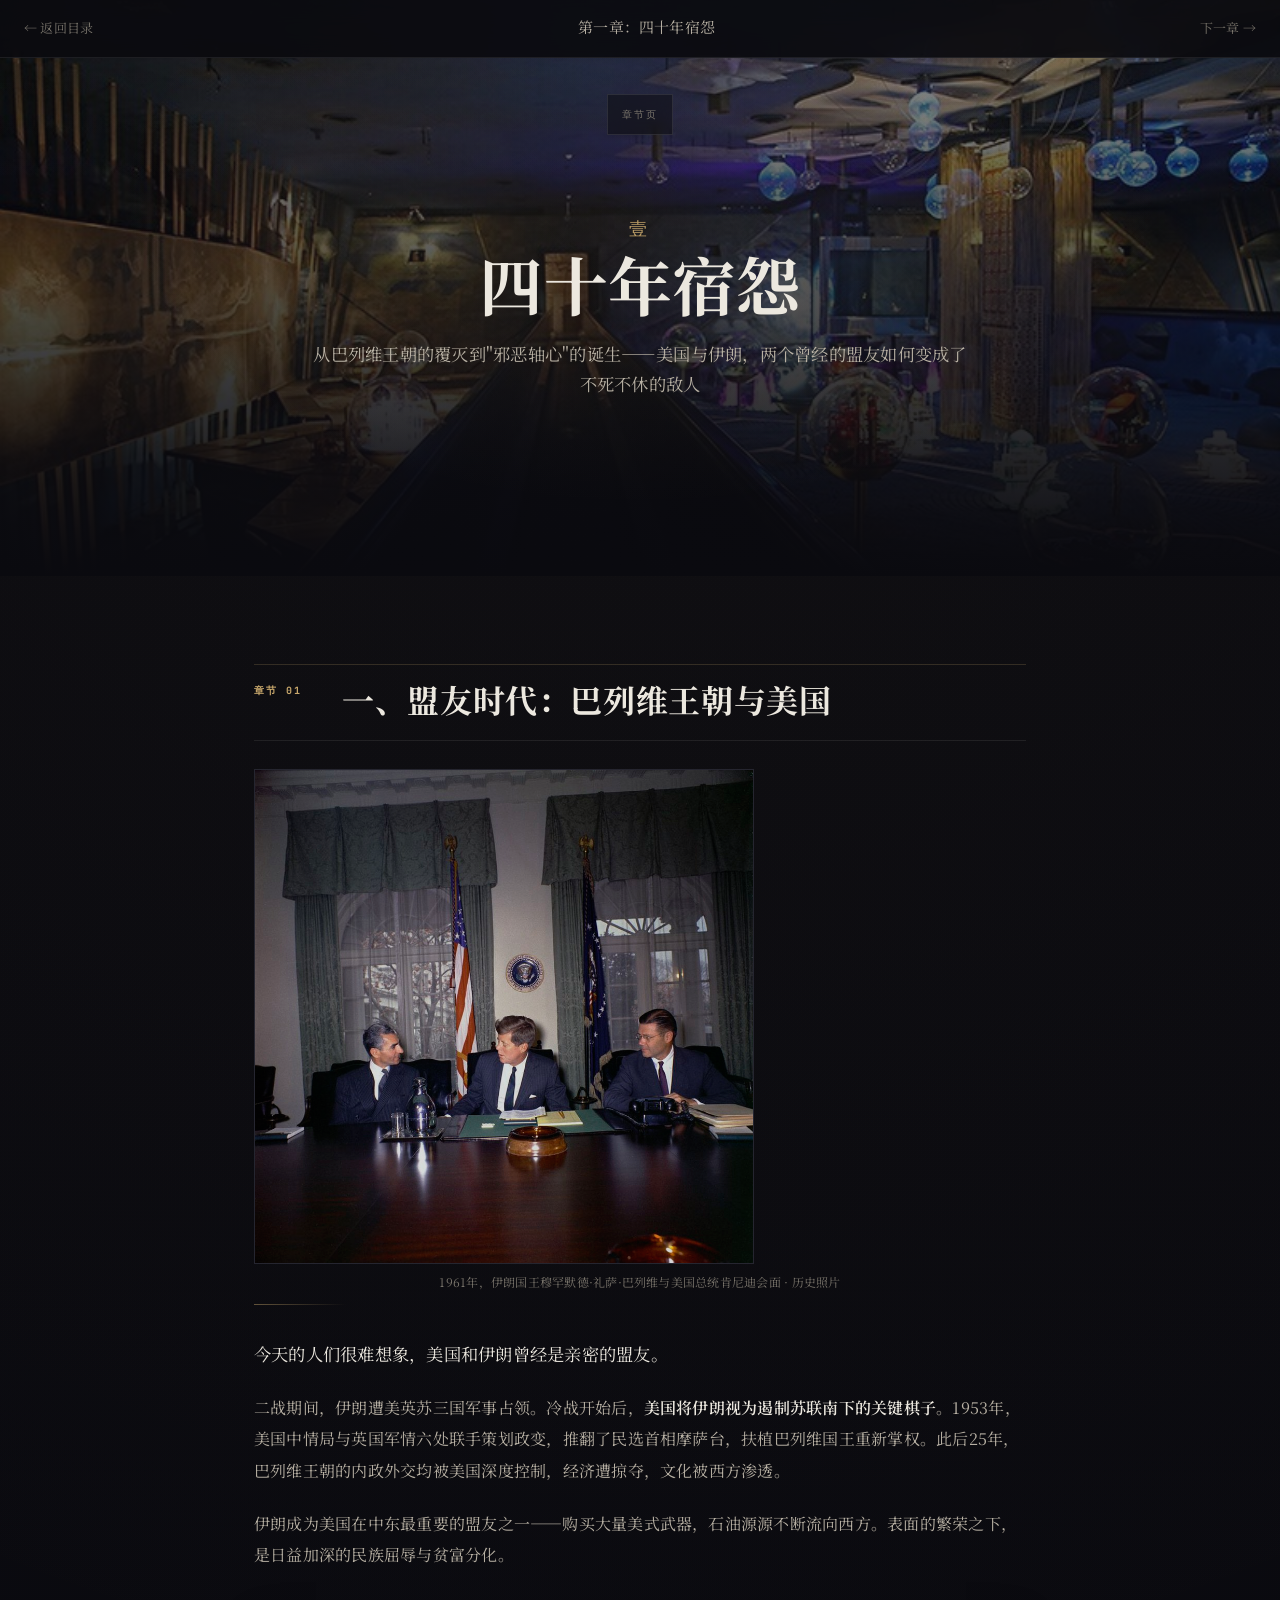
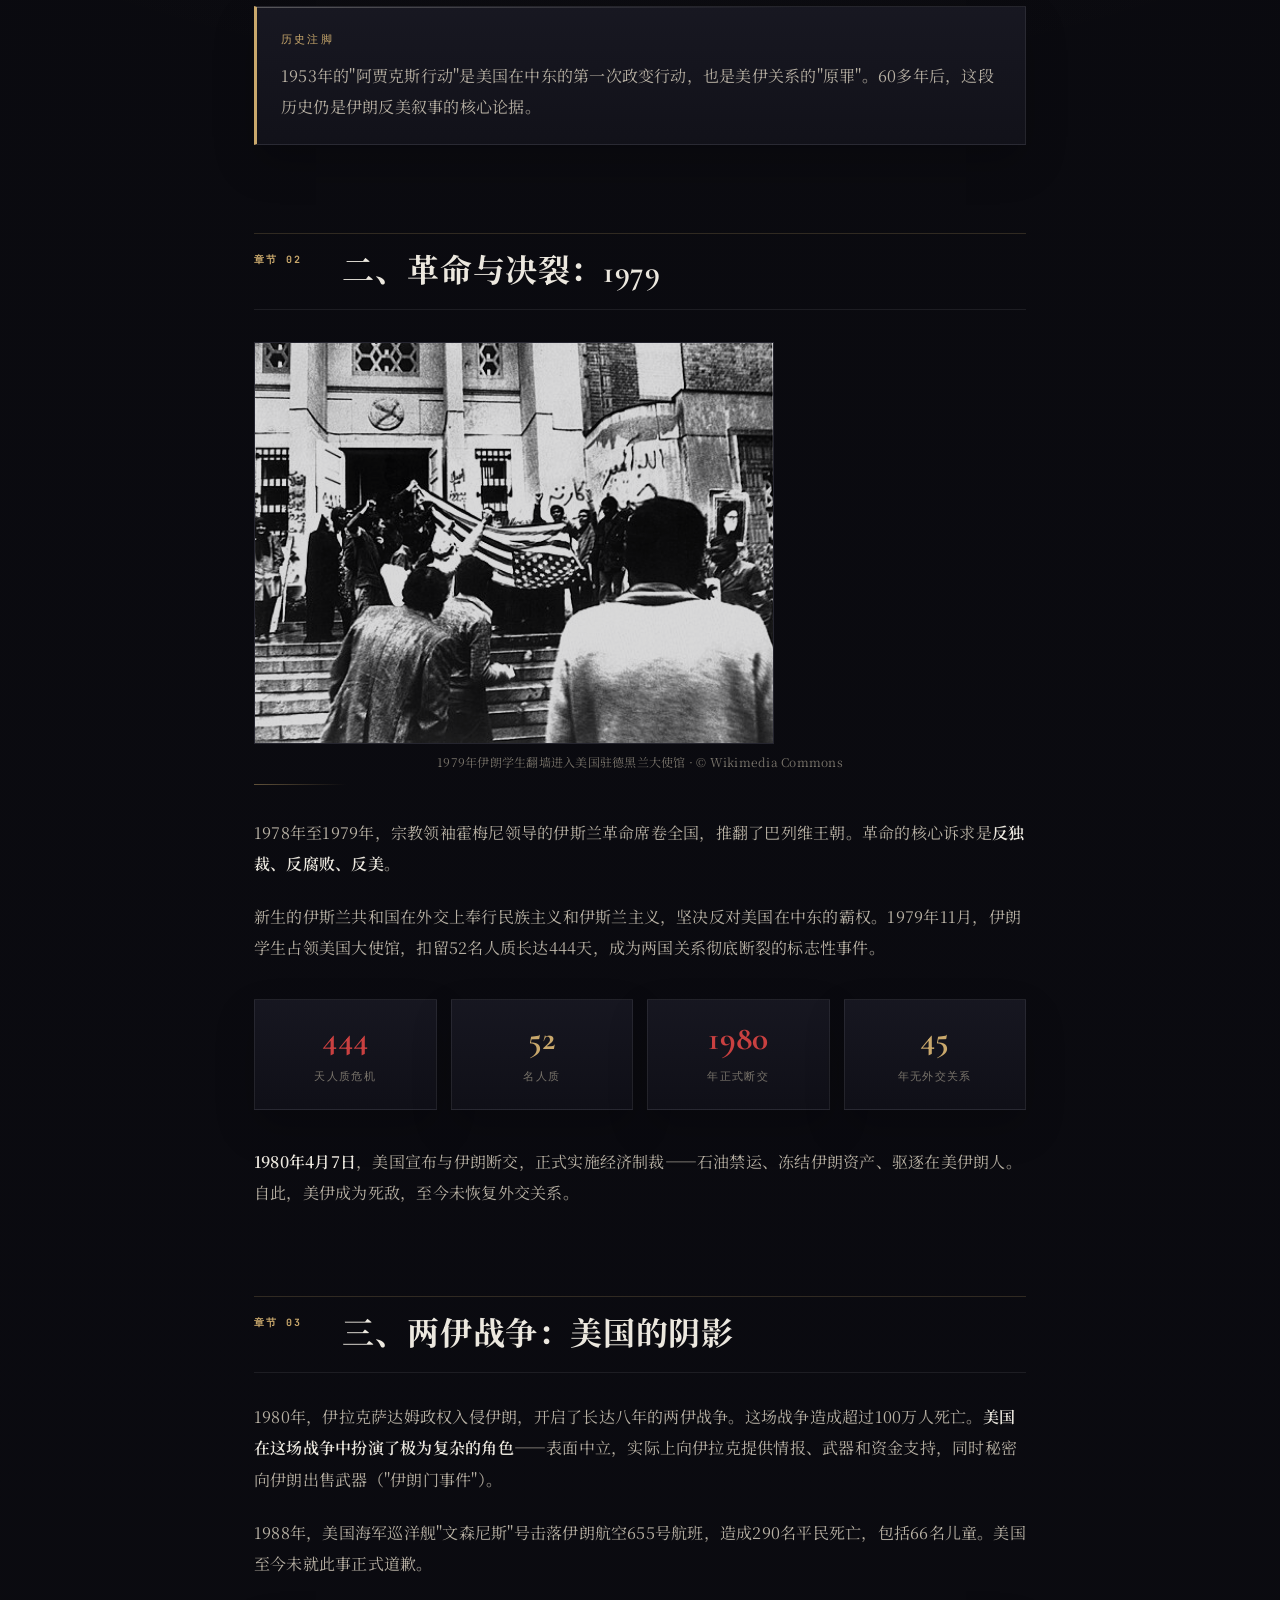
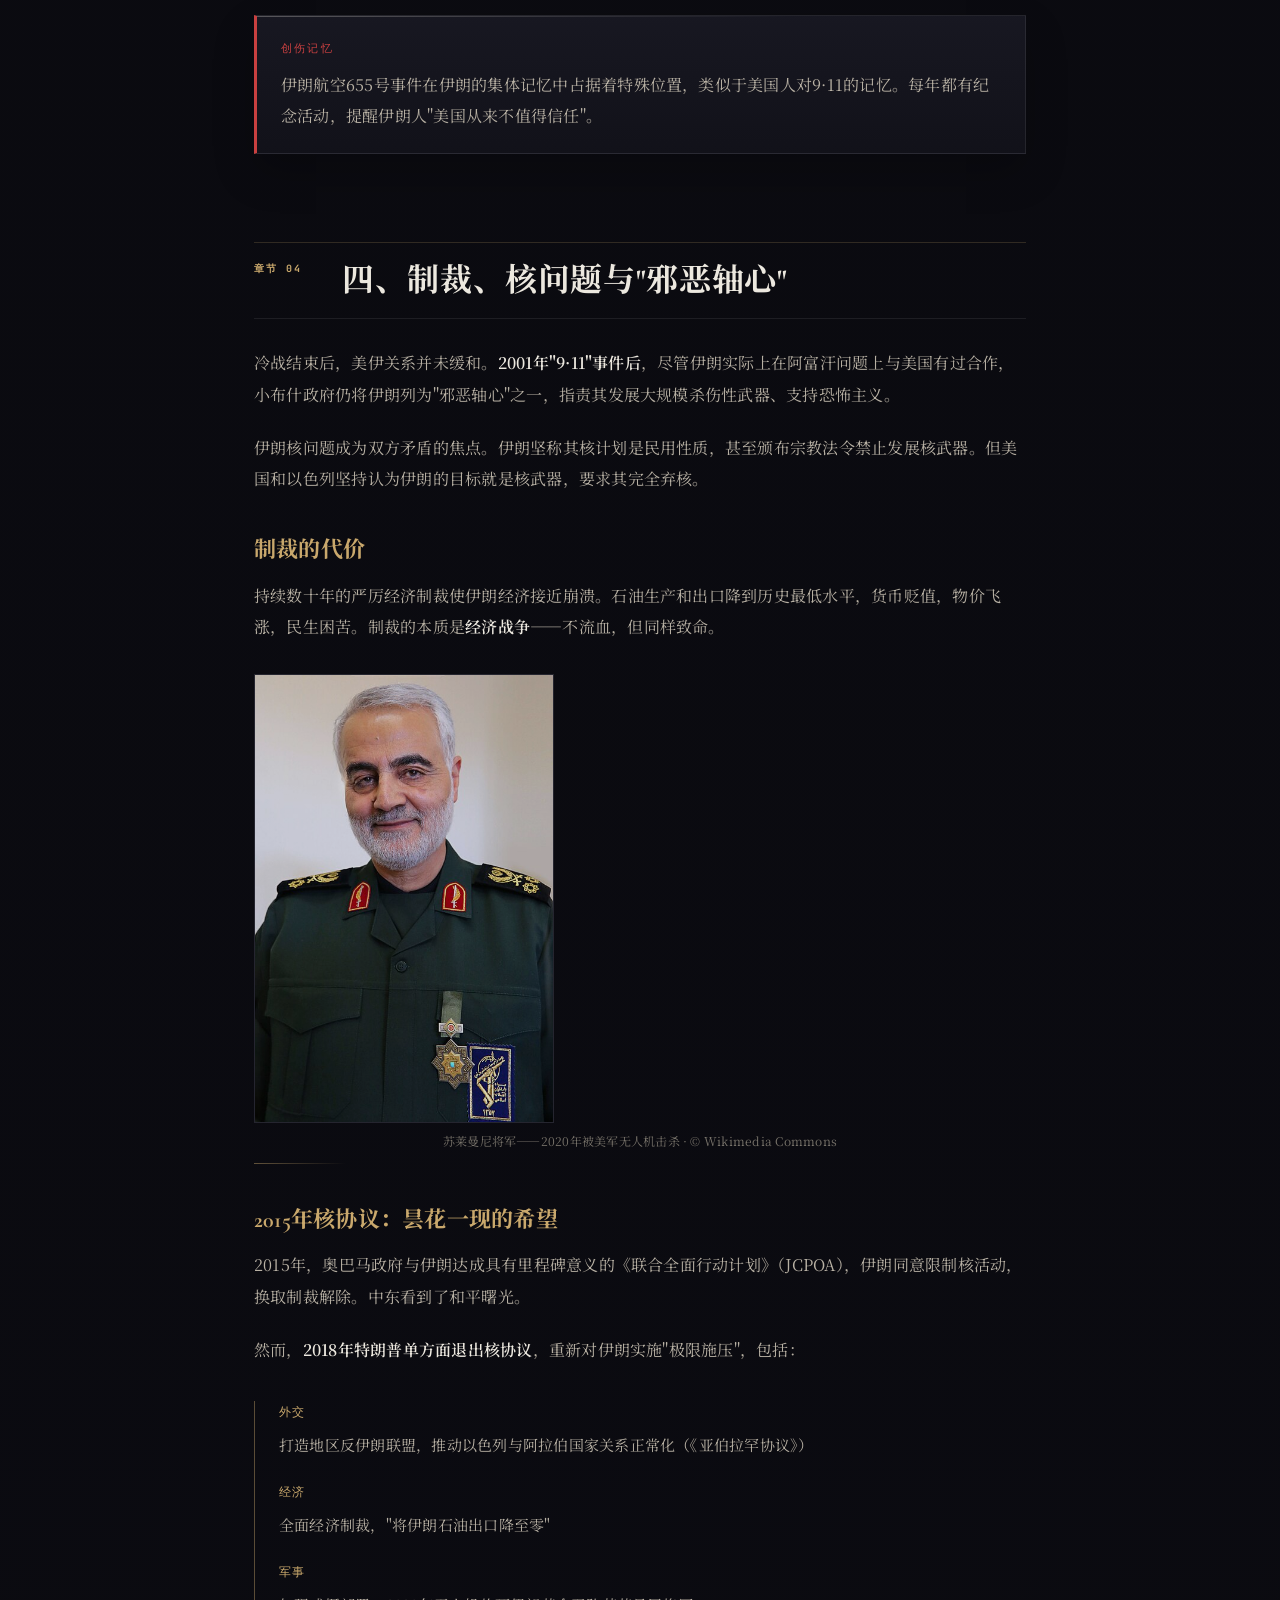
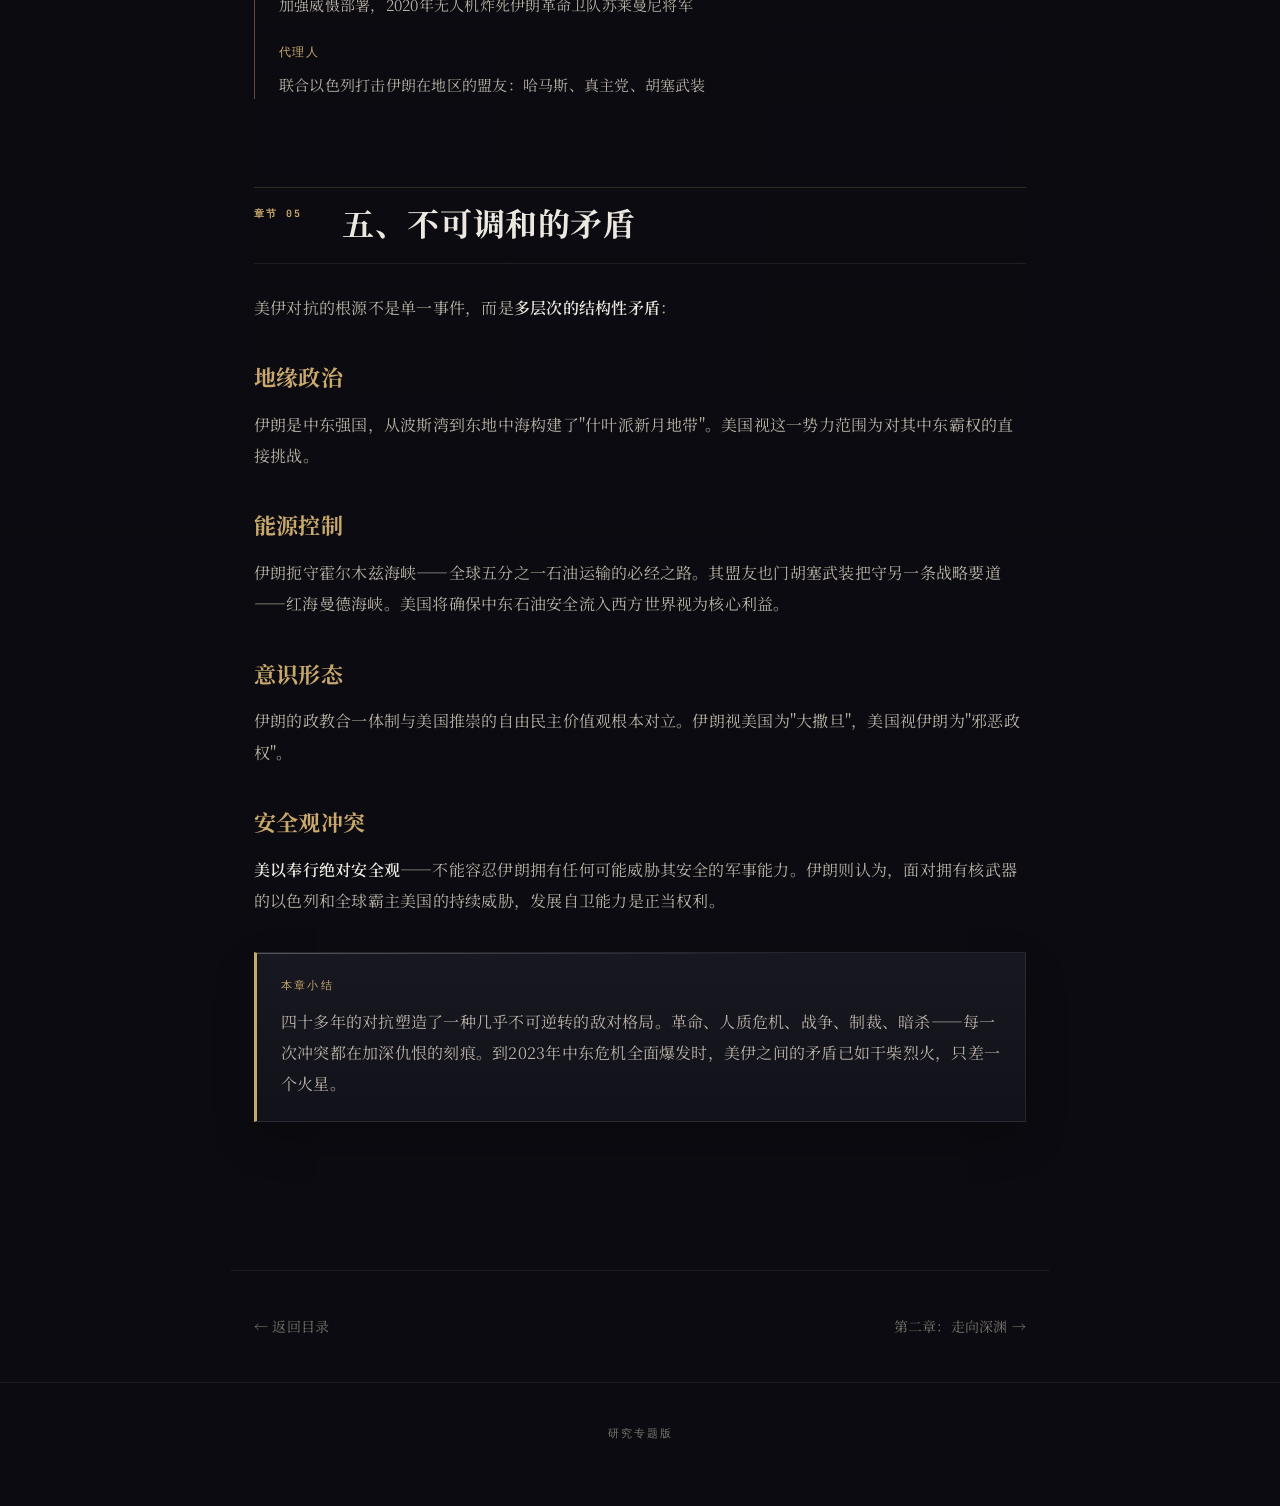
<file: ch/chapter1-forty-years.html>
<!DOCTYPE html>
<html lang="zh-CN">
<head>
<meta charset="UTF-8">
<meta name="viewport" content="width=device-width, initial-scale=1.0">
<title>第一章：四十年宿怨 — 波斯湾迷局</title>
<link rel="preconnect" href="https://fonts.googleapis.com">
<link rel="preconnect" href="https://fonts.gstatic.com" crossorigin>
<link href="https://fonts.googleapis.com/css2?family=Cormorant+Garamond:ital,wght@0,400;0,600;0,700;1,400&family=Noto+Serif+SC:wght@400;600;700&family=EB+Garamond:ital,wght@0,400;0,600;0,700;1,400&family=JetBrains+Mono:wght@400;500&display=swap" rel="stylesheet">
<link rel="stylesheet" href="../assets/chapter.css">
<style>
body{--sans:'Noto Serif SC','Source Han Serif CN','Songti SC','PingFang SC',system-ui,sans-serif;}
.ch-hero{--chapter-accent:var(--accent);--chapter-glow:rgba(201,168,108,0.08);}
</style>
</head>
<body>

<nav class="nav">
  <a href="index.html">← 返回目录</a>
  <span class="nav-title">第一章：四十年宿怨</span>
  <a href="chapter2-abyss.html">下一章 →</a>
</nav>

<section class="ch-hero" style="background:linear-gradient(to bottom, rgba(10,10,15,0.45) 0%, rgba(10,10,15,0.65) 40%, rgba(10,10,15,0.9) 80%, #0a0a0f 100%), url('../assets/azadi-tower.jpg') center/cover no-repeat;">
  <div class="ch-num">壹</div>
  <div class="ch-title">四十年宿怨</div>
  <div class="ch-subtitle">从巴列维王朝的覆灭到"邪恶轴心"的诞生——美国与伊朗，两个曾经的盟友如何变成了不死不休的敌人</div>
</section>

<article class="content">

<h2>一、盟友时代：巴列维王朝与美国</h2>

<figure style="margin:0 0 32px;text-align:center;">
  <img src="../assets/shah-johnson.jpg" alt="伊朗国王巴列维与美国总统肯尼迪会面，1961年" style="width:100%;max-width:500px;opacity:0.85;border:1px solid var(--border);">
  <figcaption style="font-size:12px;color:var(--text-muted);margin-top:8px;">1961年，伊朗国王穆罕默德·礼萨·巴列维与美国总统肯尼迪会面 · 历史照片</figcaption>
</figure>
<p>今天的人们很难想象，美国和伊朗曾经是亲密的盟友。</p>

<p>二战期间，伊朗遭美英苏三国军事占领。冷战开始后，<strong>美国将伊朗视为遏制苏联南下的关键棋子</strong>。1953年，美国中情局与英国军情六处联手策划政变，推翻了民选首相摩萨台，扶植巴列维国王重新掌权。此后25年，巴列维王朝的内政外交均被美国深度控制，经济遭掠夺，文化被西方渗透。</p>

<p>伊朗成为美国在中东最重要的盟友之一——购买大量美式武器，石油源源不断流向西方。表面的繁荣之下，是日益加深的民族屈辱与贫富分化。</p>

<div class="callout">
  <div class="callout-title">历史注脚</div>
  <p style="margin:0;color:var(--text-secondary)">1953年的"阿贾克斯行动"是美国在中东的第一次政变行动，也是美伊关系的"原罪"。60多年后，这段历史仍是伊朗反美叙事的核心论据。</p>
</div>

<h2>二、革命与决裂：1979</h2>

<figure style="margin:32px 0;text-align:center;">
  <img src="../assets/hostage-crisis.jpg" alt="1979年伊朗学生占领美国大使馆" style="width:100%;max-width:520px;opacity:0.85;border:1px solid var(--border);">
  <figcaption style="font-size:12px;color:var(--text-muted);margin-top:8px;">1979年伊朗学生翻墙进入美国驻德黑兰大使馆 · © Wikimedia Commons</figcaption>
</figure>
<p>1978年至1979年，宗教领袖霍梅尼领导的伊斯兰革命席卷全国，推翻了巴列维王朝。革命的核心诉求是<strong>反独裁、反腐败、反美</strong>。</p>

<p>新生的伊斯兰共和国在外交上奉行民族主义和伊斯兰主义，坚决反对美国在中东的霸权。1979年11月，伊朗学生占领美国大使馆，扣留52名人质长达444天，成为两国关系彻底断裂的标志性事件。</p>

<div class="data-card">
  <div class="dc-item">
    <div class="dc-value red">444</div>
    <div class="dc-label">天人质危机</div>
  </div>
  <div class="dc-item">
    <div class="dc-value">52</div>
    <div class="dc-label">名人质</div>
  </div>
  <div class="dc-item">
    <div class="dc-value red">1980</div>
    <div class="dc-label">年正式断交</div>
  </div>
  <div class="dc-item">
    <div class="dc-value">45</div>
    <div class="dc-label">年无外交关系</div>
  </div>
</div>

<p><strong>1980年4月7日</strong>，美国宣布与伊朗断交，正式实施经济制裁——石油禁运、冻结伊朗资产、驱逐在美伊朗人。自此，美伊成为死敌，至今未恢复外交关系。</p>

<h2>三、两伊战争：美国的阴影</h2>

<p>1980年，伊拉克萨达姆政权入侵伊朗，开启了长达八年的两伊战争。这场战争造成超过100万人死亡。<strong>美国在这场战争中扮演了极为复杂的角色</strong>——表面中立，实际上向伊拉克提供情报、武器和资金支持，同时秘密向伊朗出售武器（"伊朗门事件"）。</p>

<p>1988年，美国海军巡洋舰"文森尼斯"号击落伊朗航空655号航班，造成290名平民死亡，包括66名儿童。美国至今未就此事正式道歉。</p>

<div class="callout danger">
  <div class="callout-title">创伤记忆</div>
  <p style="margin:0;color:var(--text-secondary)">伊朗航空655号事件在伊朗的集体记忆中占据着特殊位置，类似于美国人对9·11的记忆。每年都有纪念活动，提醒伊朗人"美国从来不值得信任"。</p>
</div>

<h2>四、制裁、核问题与"邪恶轴心"</h2>

<p>冷战结束后，美伊关系并未缓和。<strong>2001年"9·11"事件后</strong>，尽管伊朗实际上在阿富汗问题上与美国有过合作，小布什政府仍将伊朗列为"邪恶轴心"之一，指责其发展大规模杀伤性武器、支持恐怖主义。</p>

<p>伊朗核问题成为双方矛盾的焦点。伊朗坚称其核计划是民用性质，甚至颁布宗教法令禁止发展核武器。但美国和以色列坚持认为伊朗的目标就是核武器，要求其完全弃核。</p>

<h3>制裁的代价</h3>

<p>持续数十年的严厉经济制裁使伊朗经济接近崩溃。石油生产和出口降到历史最低水平，货币贬值，物价飞涨，民生困苦。制裁的本质是<strong>经济战争</strong>——不流血，但同样致命。</p>

<figure style="margin:32px 0;text-align:center;">
  <img src="../assets/soleimani.jpg" alt="苏莱曼尼少将" style="width:100%;max-width:300px;opacity:0.85;border:1px solid var(--border);">
  <figcaption style="font-size:12px;color:var(--text-muted);margin-top:8px;">苏莱曼尼将军——2020年被美军无人机击杀 · © Wikimedia Commons</figcaption>
</figure>
<h3>2015年核协议：昙花一现的希望</h3>

<p>2015年，奥巴马政府与伊朗达成具有里程碑意义的《联合全面行动计划》（JCPOA），伊朗同意限制核活动，换取制裁解除。中东看到了和平曙光。</p>

<p>然而，<strong>2018年特朗普单方面退出核协议</strong>，重新对伊朗实施"极限施压"，包括：</p>

<div class="mini-tl">
  <div class="mini-tl-item">
    <div class="mini-tl-date">外交</div>
    <div class="mini-tl-text">打造地区反伊朗联盟，推动以色列与阿拉伯国家关系正常化（《亚伯拉罕协议》）</div>
  </div>
  <div class="mini-tl-item">
    <div class="mini-tl-date">经济</div>
    <div class="mini-tl-text">全面经济制裁，"将伊朗石油出口降至零"</div>
  </div>
  <div class="mini-tl-item">
    <div class="mini-tl-date">军事</div>
    <div class="mini-tl-text">加强威慑部署，2020年无人机炸死伊朗革命卫队苏莱曼尼将军</div>
  </div>
  <div class="mini-tl-item">
    <div class="mini-tl-date">代理人</div>
    <div class="mini-tl-text">联合以色列打击伊朗在地区的盟友：哈马斯、真主党、胡塞武装</div>
  </div>
</div>

<h2>五、不可调和的矛盾</h2>

<p>美伊对抗的根源不是单一事件，而是<strong>多层次的结构性矛盾</strong>：</p>

<h3>地缘政治</h3>
<p>伊朗是中东强国，从波斯湾到东地中海构建了"什叶派新月地带"。美国视这一势力范围为对其中东霸权的直接挑战。</p>

<h3>能源控制</h3>
<p>伊朗扼守霍尔木兹海峡——全球五分之一石油运输的必经之路。其盟友也门胡塞武装把守另一条战略要道——红海曼德海峡。美国将确保中东石油安全流入西方世界视为核心利益。</p>

<h3>意识形态</h3>
<p>伊朗的政教合一体制与美国推崇的自由民主价值观根本对立。伊朗视美国为"大撒旦"，美国视伊朗为"邪恶政权"。</p>

<h3>安全观冲突</h3>
<p><strong>美以奉行绝对安全观</strong>——不能容忍伊朗拥有任何可能威胁其安全的军事能力。伊朗则认为，面对拥有核武器的以色列和全球霸主美国的持续威胁，发展自卫能力是正当权利。</p>

<div class="callout">
  <div class="callout-title">本章小结</div>
  <p style="margin:0;color:var(--text-secondary)">四十多年的对抗塑造了一种几乎不可逆转的敌对格局。革命、人质危机、战争、制裁、暗杀——每一次冲突都在加深仇恨的刻痕。到2023年中东危机全面爆发时，美伊之间的矛盾已如干柴烈火，只差一个火星。</p>
</div>

</article>

<div class="ch-nav">
  <a href="index.html">← 返回目录</a>
  <a href="chapter2-abyss.html">第二章：走向深渊 →</a>
</div>

<footer class="footer">
  <div class="footer-brand">研究专题版</div>
</footer>

<script>
const observer = new IntersectionObserver((entries) => {
  entries.forEach(entry => { if (entry.isIntersecting) entry.target.classList.add('visible'); });
}, { threshold: 0.1 });
document.querySelectorAll('.reveal').forEach(el => observer.observe(el));
</script>
</body>
</html>
</file>
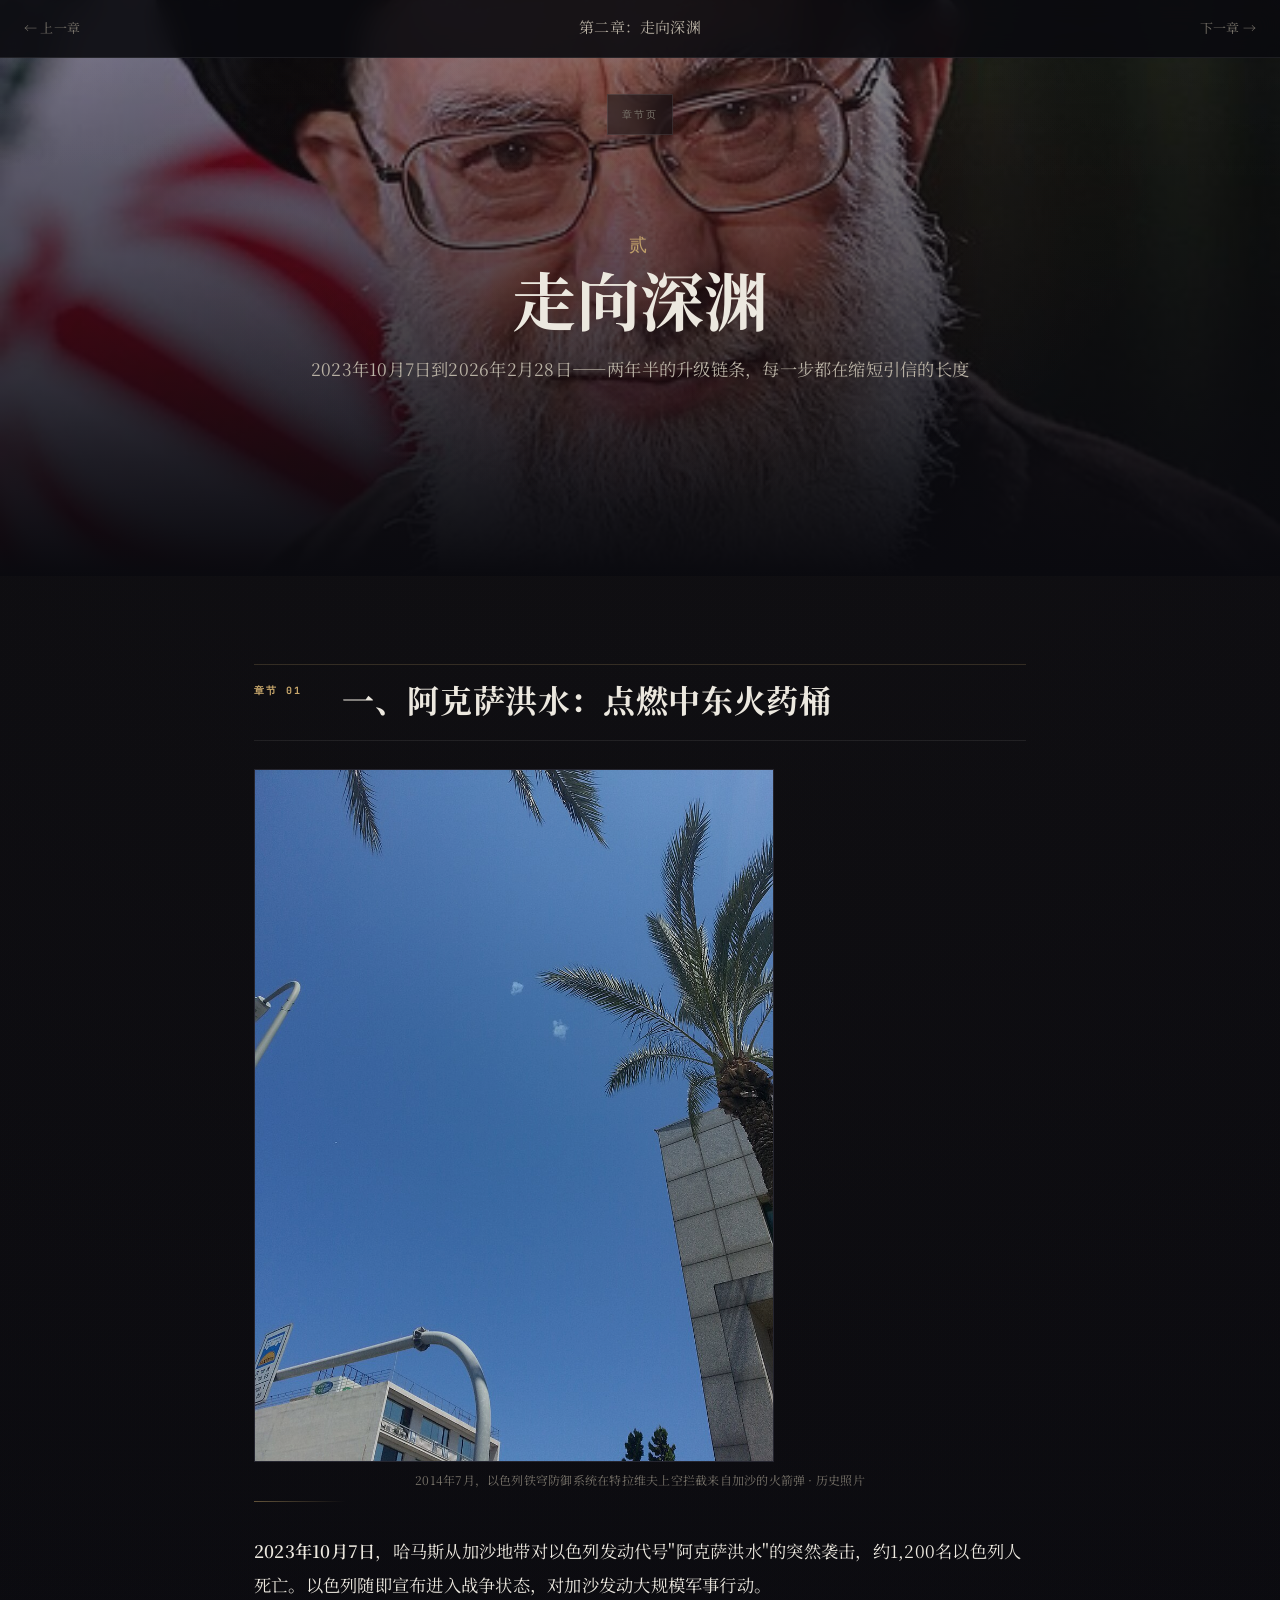
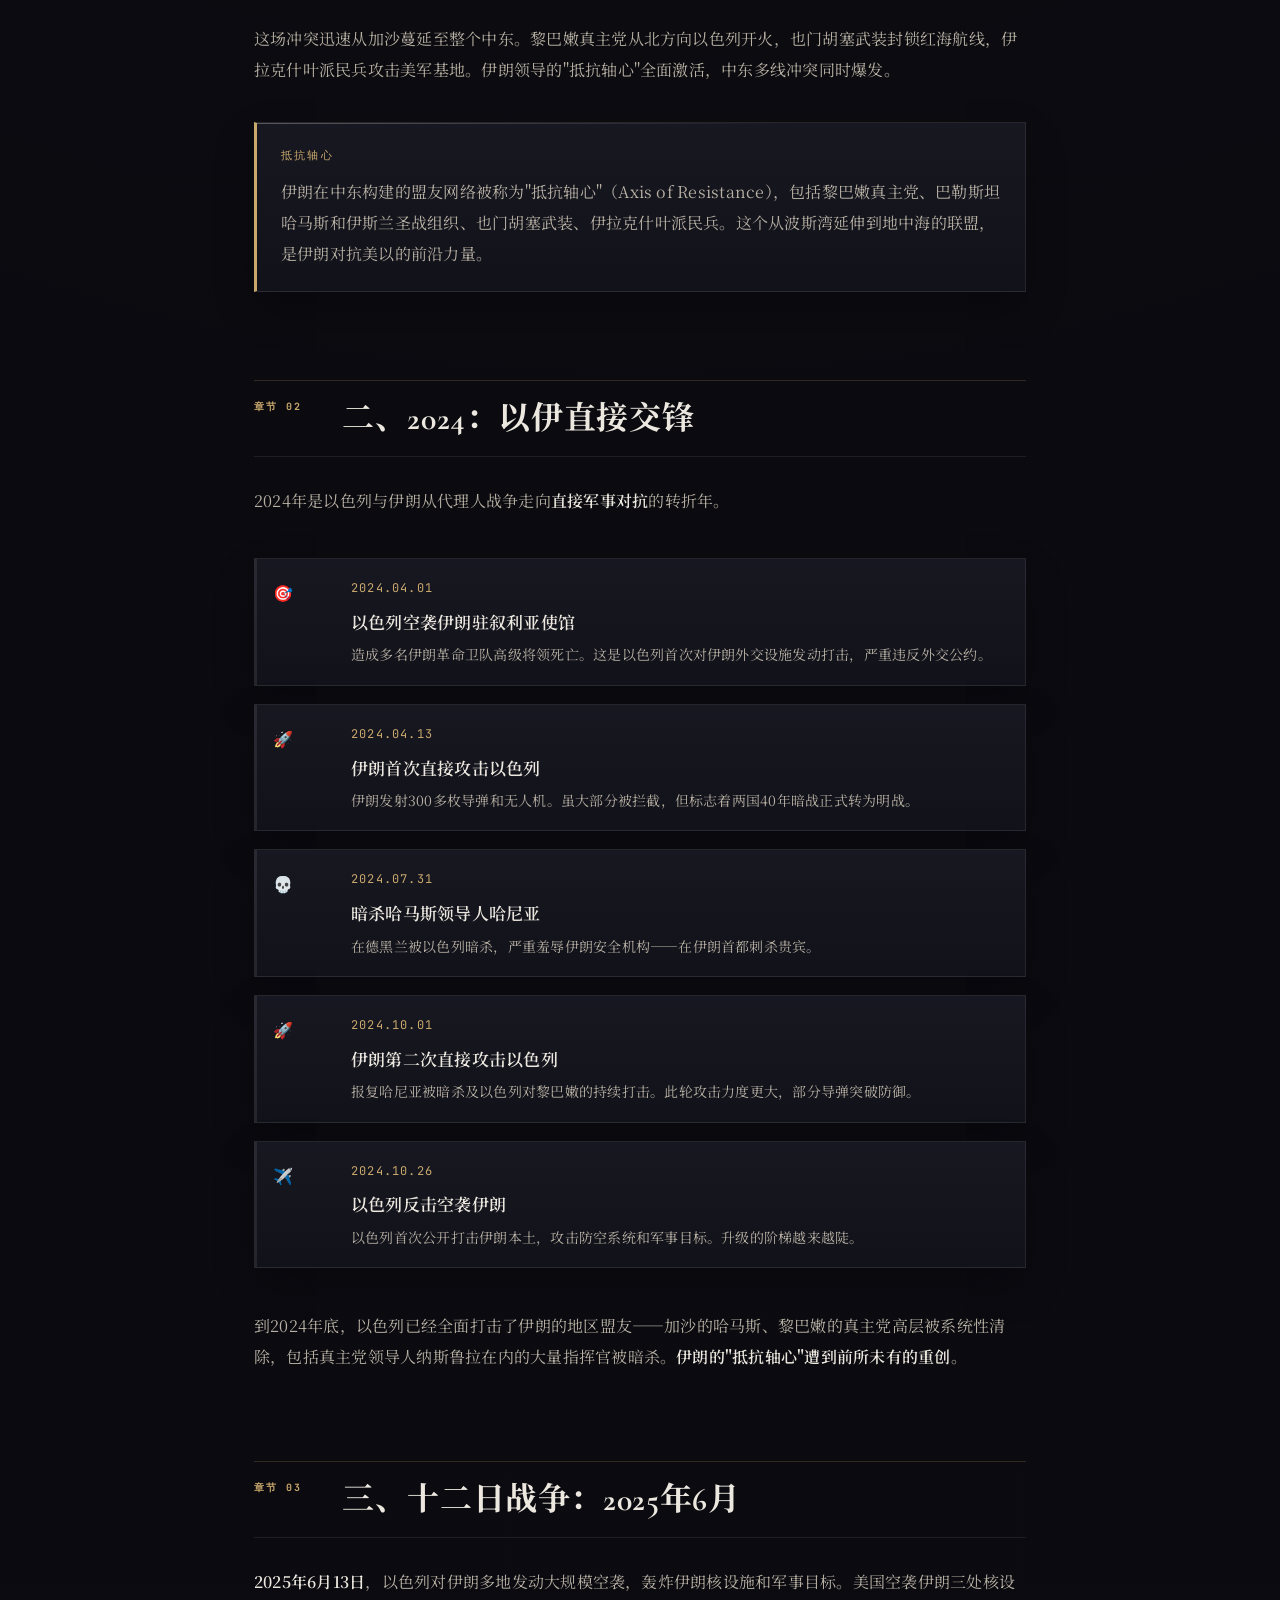
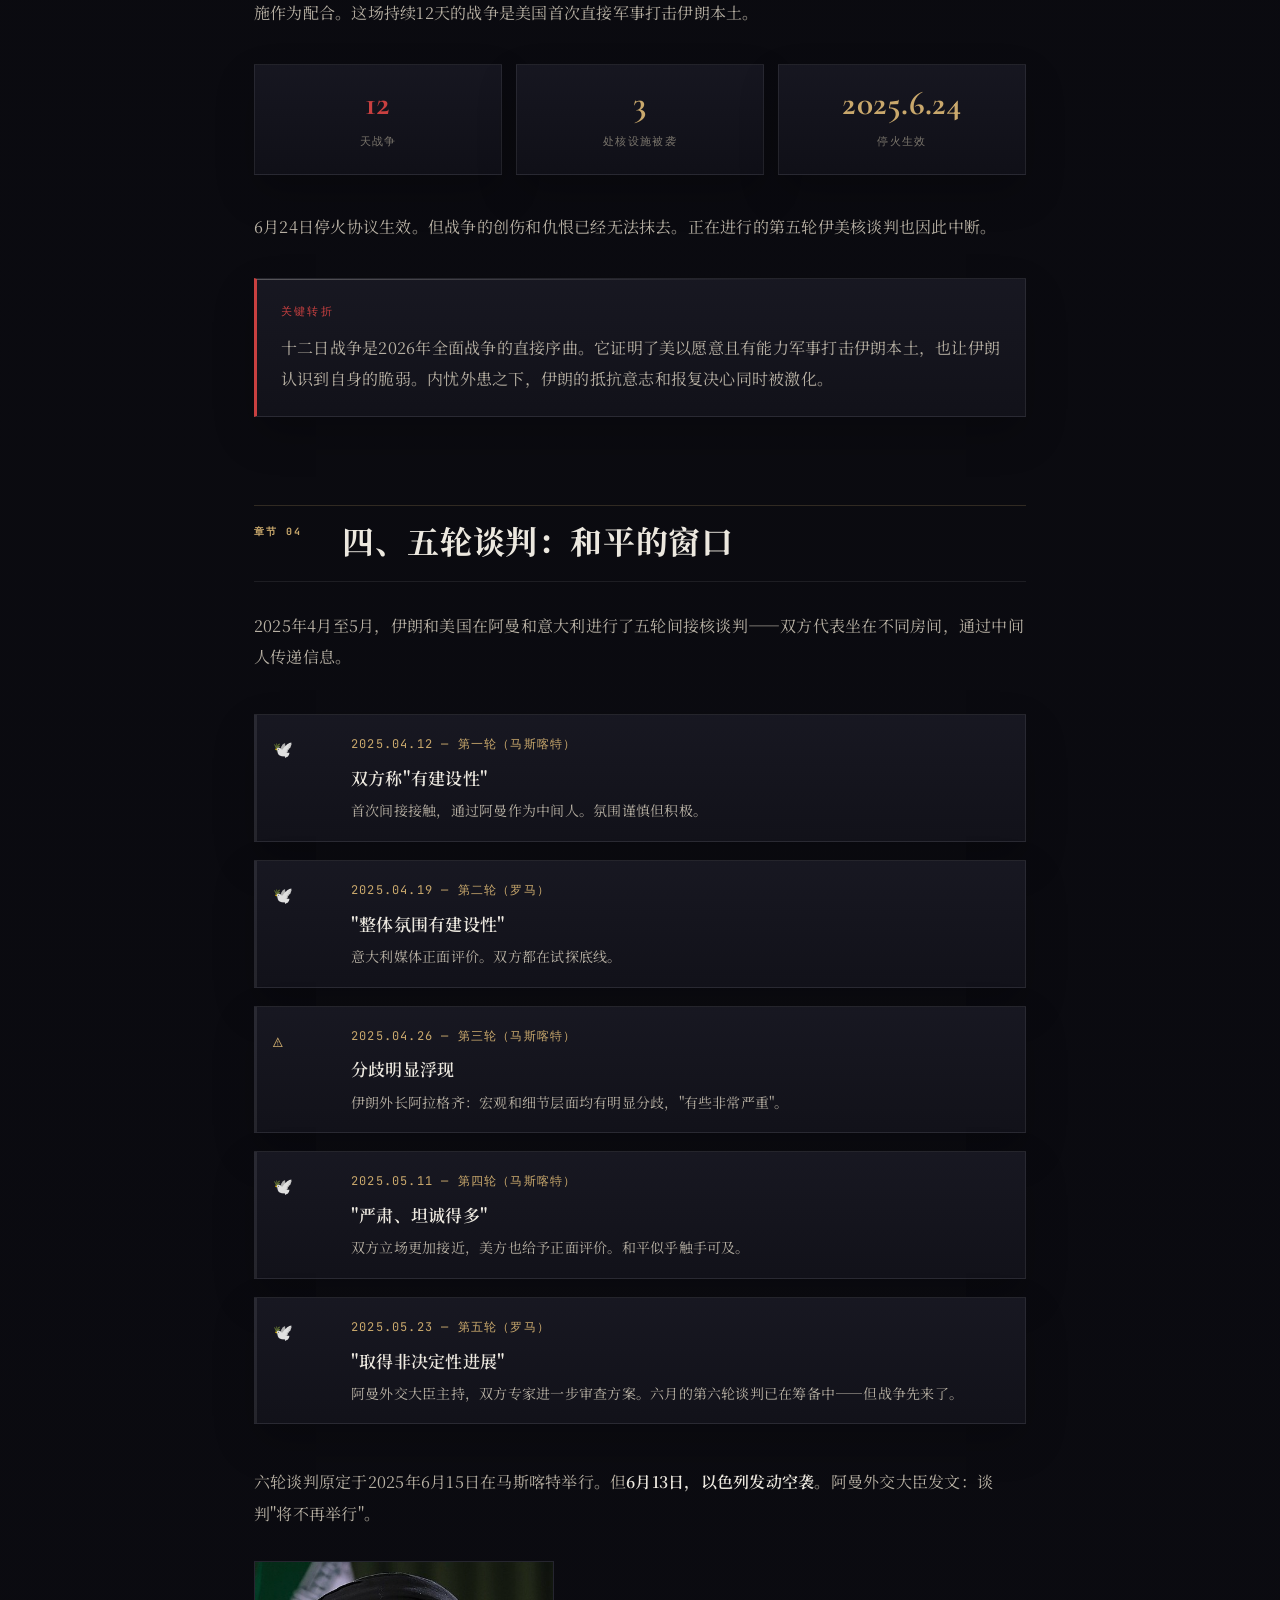
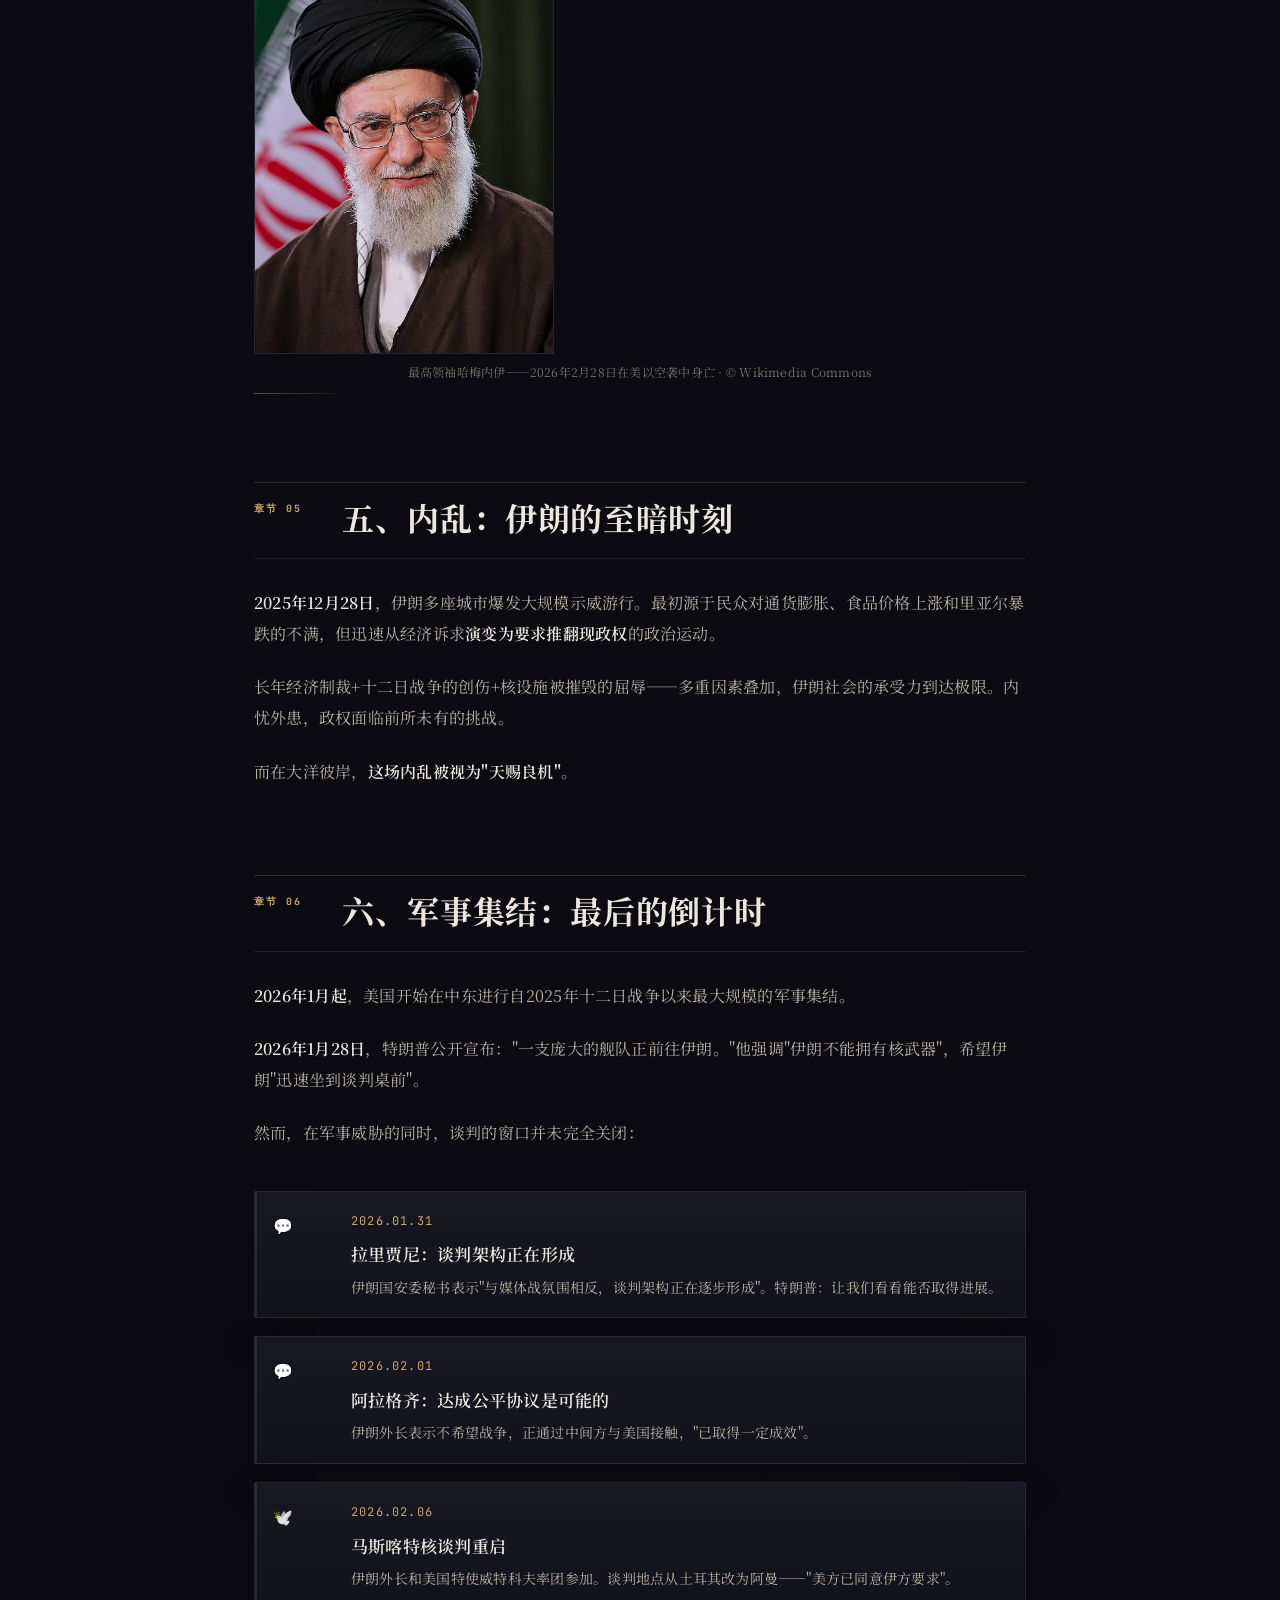
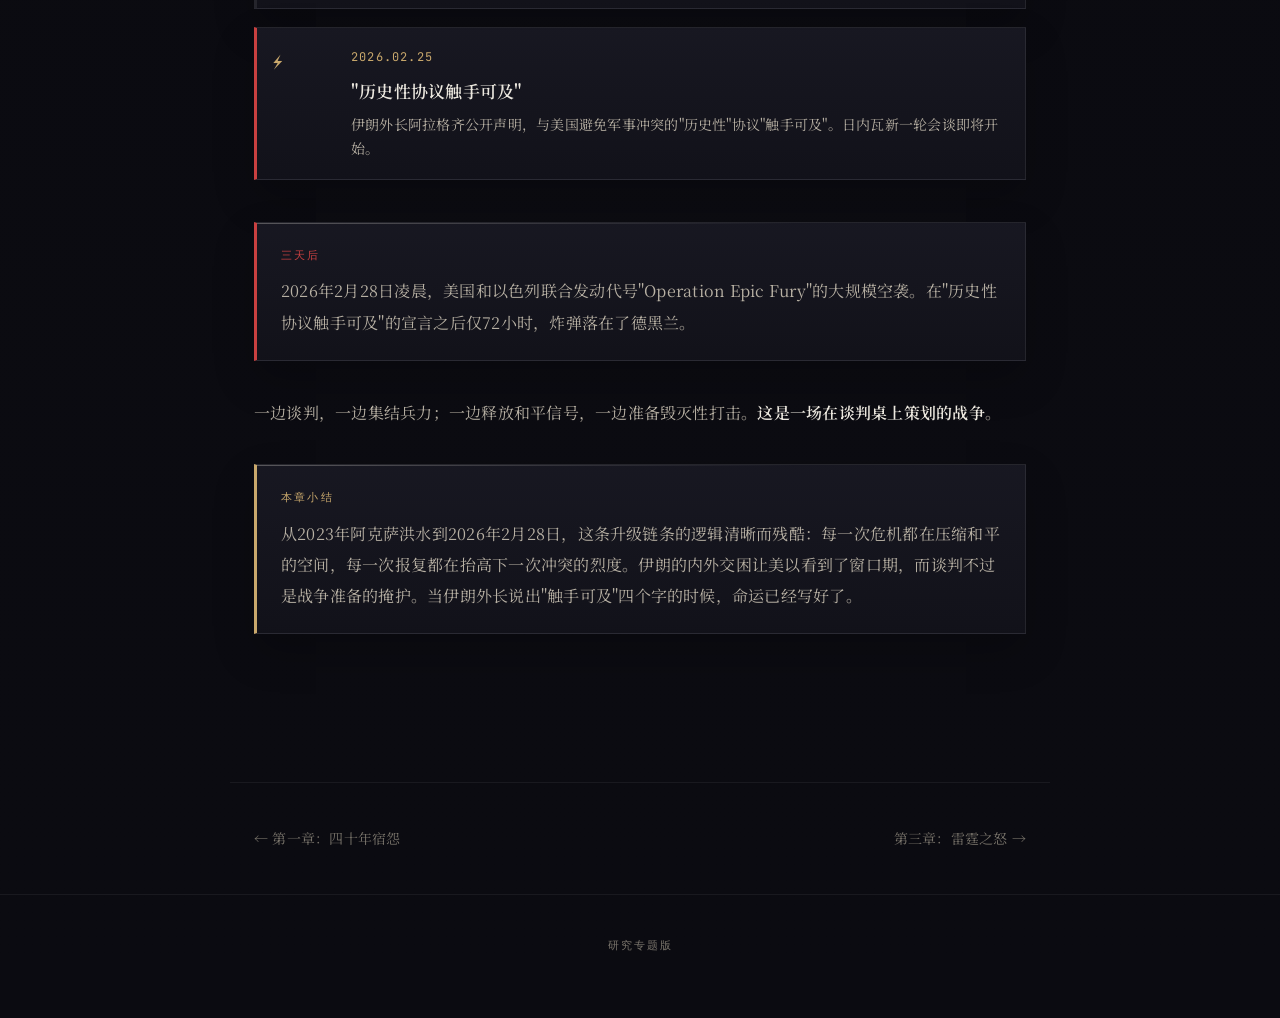
<file: ch/chapter2-abyss.html>
<!DOCTYPE html>
<html lang="zh-CN">
<head>
<meta charset="UTF-8">
<meta name="viewport" content="width=device-width, initial-scale=1.0">
<title>第二章：走向深渊 — 波斯湾迷局</title>
<link rel="preconnect" href="https://fonts.googleapis.com">
<link rel="preconnect" href="https://fonts.gstatic.com" crossorigin>
<link href="https://fonts.googleapis.com/css2?family=Cormorant+Garamond:ital,wght@0,400;0,600;0,700;1,400&family=Noto+Serif+SC:wght@400;600;700&family=EB+Garamond:ital,wght@0,400;0,600;0,700;1,400&family=JetBrains+Mono:wght@400;500&display=swap" rel="stylesheet">
<link rel="stylesheet" href="../assets/chapter.css">
<style>
body{--sans:'Noto Serif SC','Source Han Serif CN','Songti SC','PingFang SC',system-ui,sans-serif;}
.ch-hero{--chapter-accent:var(--accent);--chapter-glow:rgba(201,64,64,0.08);}
</style>
</head>
<body>

<nav class="nav">
  <a href="chapter1-forty-years.html">← 上一章</a>
  <span class="nav-title">第二章：走向深渊</span>
  <a href="chapter3-epic-fury.html">下一章 →</a>
</nav>

<section class="ch-hero" style="background:linear-gradient(to bottom, rgba(10,10,15,0.45) 0%, rgba(10,10,15,0.65) 40%, rgba(10,10,15,0.9) 80%, #0a0a0f 100%), url('../assets/khamenei.jpg') center/cover no-repeat;">
  <div class="ch-num">贰</div>
  <div class="ch-title">走向深渊</div>
  <div class="ch-subtitle">2023年10月7日到2026年2月28日——两年半的升级链条，每一步都在缩短引信的长度</div>
</section>

<article class="content">

<h2>一、阿克萨洪水：点燃中东火药桶</h2>

<figure style="margin:0 0 32px;text-align:center;">
  <img src="../assets/iron-dome.jpg" alt="以色列铁穹系统拦截火箭弹，特拉维夫上空，2014年" style="width:100%;max-width:520px;opacity:0.85;border:1px solid var(--border);">
  <figcaption style="font-size:12px;color:var(--text-muted);margin-top:8px;">2014年7月，以色列铁穹防御系统在特拉维夫上空拦截来自加沙的火箭弹 · 历史照片</figcaption>
</figure>
<p><strong>2023年10月7日</strong>，哈马斯从加沙地带对以色列发动代号"阿克萨洪水"的突然袭击，约1,200名以色列人死亡。以色列随即宣布进入战争状态，对加沙发动大规模军事行动。</p>

<p>这场冲突迅速从加沙蔓延至整个中东。黎巴嫩真主党从北方向以色列开火，也门胡塞武装封锁红海航线，伊拉克什叶派民兵攻击美军基地。伊朗领导的"抵抗轴心"全面激活，中东多线冲突同时爆发。</p>

<div class="callout">
  <div class="callout-title">抵抗轴心</div>
  <p style="margin:0;color:var(--text-secondary)">伊朗在中东构建的盟友网络被称为"抵抗轴心"（Axis of Resistance），包括黎巴嫩真主党、巴勒斯坦哈马斯和伊斯兰圣战组织、也门胡塞武装、伊拉克什叶派民兵。这个从波斯湾延伸到地中海的联盟，是伊朗对抗美以的前沿力量。</p>
</div>

<h2>二、2024：以伊直接交锋</h2>

<p>2024年是以色列与伊朗从代理人战争走向<strong>直接军事对抗</strong>的转折年。</p>

<div class="escalation">
  <div class="esc-step">
    <div class="esc-icon">🎯</div>
    <div class="esc-content">
      <div class="esc-date">2024.04.01</div>
      <div class="esc-title">以色列空袭伊朗驻叙利亚使馆</div>
      <div class="esc-desc">造成多名伊朗革命卫队高级将领死亡。这是以色列首次对伊朗外交设施发动打击，严重违反外交公约。</div>
    </div>
  </div>
  <div class="esc-step">
    <div class="esc-icon">🚀</div>
    <div class="esc-content">
      <div class="esc-date">2024.04.13</div>
      <div class="esc-title">伊朗首次直接攻击以色列</div>
      <div class="esc-desc">伊朗发射300多枚导弹和无人机。虽大部分被拦截，但标志着两国40年暗战正式转为明战。</div>
    </div>
  </div>
  <div class="esc-step">
    <div class="esc-icon">💀</div>
    <div class="esc-content">
      <div class="esc-date">2024.07.31</div>
      <div class="esc-title">暗杀哈马斯领导人哈尼亚</div>
      <div class="esc-desc">在德黑兰被以色列暗杀，严重羞辱伊朗安全机构——在伊朗首都刺杀贵宾。</div>
    </div>
  </div>
  <div class="esc-step">
    <div class="esc-icon">🚀</div>
    <div class="esc-content">
      <div class="esc-date">2024.10.01</div>
      <div class="esc-title">伊朗第二次直接攻击以色列</div>
      <div class="esc-desc">报复哈尼亚被暗杀及以色列对黎巴嫩的持续打击。此轮攻击力度更大，部分导弹突破防御。</div>
    </div>
  </div>
  <div class="esc-step">
    <div class="esc-icon">✈️</div>
    <div class="esc-content">
      <div class="esc-date">2024.10.26</div>
      <div class="esc-title">以色列反击空袭伊朗</div>
      <div class="esc-desc">以色列首次公开打击伊朗本土，攻击防空系统和军事目标。升级的阶梯越来越陡。</div>
    </div>
  </div>
</div>

<p>到2024年底，以色列已经全面打击了伊朗的地区盟友——加沙的哈马斯、黎巴嫩的真主党高层被系统性清除，包括真主党领导人纳斯鲁拉在内的大量指挥官被暗杀。<strong>伊朗的"抵抗轴心"遭到前所未有的重创</strong>。</p>

<h2>三、十二日战争：2025年6月</h2>

<p><strong>2025年6月13日</strong>，以色列对伊朗多地发动大规模空袭，轰炸伊朗核设施和军事目标。美国空袭伊朗三处核设施作为配合。这场持续12天的战争是美国首次直接军事打击伊朗本土。</p>

<div class="data-card">
  <div class="dc-item">
    <div class="dc-value red">12</div>
    <div class="dc-label">天战争</div>
  </div>
  <div class="dc-item">
    <div class="dc-value">3</div>
    <div class="dc-label">处核设施被袭</div>
  </div>
  <div class="dc-item">
    <div class="dc-value">2025.6.24</div>
    <div class="dc-label">停火生效</div>
  </div>
</div>

<p>6月24日停火协议生效。但战争的创伤和仇恨已经无法抹去。正在进行的第五轮伊美核谈判也因此中断。</p>

<div class="callout danger">
  <div class="callout-title">关键转折</div>
  <p style="margin:0;color:var(--text-secondary)">十二日战争是2026年全面战争的直接序曲。它证明了美以愿意且有能力军事打击伊朗本土，也让伊朗认识到自身的脆弱。内忧外患之下，伊朗的抵抗意志和报复决心同时被激化。</p>
</div>

<h2>四、五轮谈判：和平的窗口</h2>

<p>2025年4月至5月，伊朗和美国在阿曼和意大利进行了五轮间接核谈判——双方代表坐在不同房间，通过中间人传递信息。</p>

<div class="escalation">
  <div class="esc-step">
    <div class="esc-icon">🕊️</div>
    <div class="esc-content">
      <div class="esc-date">2025.04.12 — 第一轮（马斯喀特）</div>
      <div class="esc-title">双方称"有建设性"</div>
      <div class="esc-desc">首次间接接触，通过阿曼作为中间人。氛围谨慎但积极。</div>
    </div>
  </div>
  <div class="esc-step">
    <div class="esc-icon">🕊️</div>
    <div class="esc-content">
      <div class="esc-date">2025.04.19 — 第二轮（罗马）</div>
      <div class="esc-title">"整体氛围有建设性"</div>
      <div class="esc-desc">意大利媒体正面评价。双方都在试探底线。</div>
    </div>
  </div>
  <div class="esc-step">
    <div class="esc-icon">⚠️</div>
    <div class="esc-content">
      <div class="esc-date">2025.04.26 — 第三轮（马斯喀特）</div>
      <div class="esc-title">分歧明显浮现</div>
      <div class="esc-desc">伊朗外长阿拉格齐：宏观和细节层面均有明显分歧，"有些非常严重"。</div>
    </div>
  </div>
  <div class="esc-step">
    <div class="esc-icon">🕊️</div>
    <div class="esc-content">
      <div class="esc-date">2025.05.11 — 第四轮（马斯喀特）</div>
      <div class="esc-title">"严肃、坦诚得多"</div>
      <div class="esc-desc">双方立场更加接近，美方也给予正面评价。和平似乎触手可及。</div>
    </div>
  </div>
  <div class="esc-step">
    <div class="esc-icon">🕊️</div>
    <div class="esc-content">
      <div class="esc-date">2025.05.23 — 第五轮（罗马）</div>
      <div class="esc-title">"取得非决定性进展"</div>
      <div class="esc-desc">阿曼外交大臣主持，双方专家进一步审查方案。六月的第六轮谈判已在筹备中——但战争先来了。</div>
    </div>
  </div>
</div>

<p>六轮谈判原定于2025年6月15日在马斯喀特举行。但<strong>6月13日，以色列发动空袭</strong>。阿曼外交大臣发文：谈判"将不再举行"。</p>

<figure style="margin:32px 0;text-align:center;">
  <img src="../assets/khamenei.jpg" alt="伊朗最高领袖哈梅内伊" style="width:100%;max-width:300px;opacity:0.85;border:1px solid var(--border);">
  <figcaption style="font-size:12px;color:var(--text-muted);margin-top:8px;">最高领袖哈梅内伊——2026年2月28日在美以空袭中身亡 · © Wikimedia Commons</figcaption>
</figure>
<h2>五、内乱：伊朗的至暗时刻</h2>

<p><strong>2025年12月28日</strong>，伊朗多座城市爆发大规模示威游行。最初源于民众对通货膨胀、食品价格上涨和里亚尔暴跌的不满，但迅速从经济诉求<strong>演变为要求推翻现政权</strong>的政治运动。</p>

<p>长年经济制裁+十二日战争的创伤+核设施被摧毁的屈辱——多重因素叠加，伊朗社会的承受力到达极限。内忧外患，政权面临前所未有的挑战。</p>

<p>而在大洋彼岸，<strong>这场内乱被视为"天赐良机"</strong>。</p>

<h2>六、军事集结：最后的倒计时</h2>

<p><strong>2026年1月起</strong>，美国开始在中东进行自2025年十二日战争以来最大规模的军事集结。</p>

<p><strong>2026年1月28日</strong>，特朗普公开宣布："一支庞大的舰队正前往伊朗。"他强调"伊朗不能拥有核武器"，希望伊朗"迅速坐到谈判桌前"。</p>

<p>然而，在军事威胁的同时，谈判的窗口并未完全关闭：</p>

<div class="escalation">
  <div class="esc-step">
    <div class="esc-icon">💬</div>
    <div class="esc-content">
      <div class="esc-date">2026.01.31</div>
      <div class="esc-title">拉里贾尼：谈判架构正在形成</div>
      <div class="esc-desc">伊朗国安委秘书表示"与媒体战氛围相反，谈判架构正在逐步形成"。特朗普：让我们看看能否取得进展。</div>
    </div>
  </div>
  <div class="esc-step">
    <div class="esc-icon">💬</div>
    <div class="esc-content">
      <div class="esc-date">2026.02.01</div>
      <div class="esc-title">阿拉格齐：达成公平协议是可能的</div>
      <div class="esc-desc">伊朗外长表示不希望战争，正通过中间方与美国接触，"已取得一定成效"。</div>
    </div>
  </div>
  <div class="esc-step">
    <div class="esc-icon">🕊️</div>
    <div class="esc-content">
      <div class="esc-date">2026.02.06</div>
      <div class="esc-title">马斯喀特核谈判重启</div>
      <div class="esc-desc">伊朗外长和美国特使威特科夫率团参加。谈判地点从土耳其改为阿曼——"美方已同意伊方要求"。</div>
    </div>
  </div>
  <div class="esc-step critical">
    <div class="esc-icon">⚡</div>
    <div class="esc-content">
      <div class="esc-date">2026.02.25</div>
      <div class="esc-title">"历史性协议触手可及"</div>
      <div class="esc-desc">伊朗外长阿拉格齐公开声明，与美国避免军事冲突的"历史性"协议"触手可及"。日内瓦新一轮会谈即将开始。</div>
    </div>
  </div>
</div>

<div class="callout danger">
  <div class="callout-title">三天后</div>
  <p style="margin:0;color:var(--text-secondary)">2026年2月28日凌晨，美国和以色列联合发动代号"Operation Epic Fury"的大规模空袭。在"历史性协议触手可及"的宣言之后仅72小时，炸弹落在了德黑兰。</p>
</div>

<p>一边谈判，一边集结兵力；一边释放和平信号，一边准备毁灭性打击。<strong>这是一场在谈判桌上策划的战争</strong>。</p>

<div class="callout">
  <div class="callout-title">本章小结</div>
  <p style="margin:0;color:var(--text-secondary)">从2023年阿克萨洪水到2026年2月28日，这条升级链条的逻辑清晰而残酷：每一次危机都在压缩和平的空间，每一次报复都在抬高下一次冲突的烈度。伊朗的内外交困让美以看到了窗口期，而谈判不过是战争准备的掩护。当伊朗外长说出"触手可及"四个字的时候，命运已经写好了。</p>
</div>

</article>

<div class="ch-nav">
  <a href="chapter1-forty-years.html">← 第一章：四十年宿怨</a>
  <a href="chapter3-epic-fury.html">第三章：雷霆之怒 →</a>
</div>

<footer class="footer">
  <div class="footer-brand">研究专题版</div>
</footer>

<script>
const observer = new IntersectionObserver((entries) => {
  entries.forEach(entry => { if (entry.isIntersecting) entry.target.classList.add('visible'); });
}, { threshold: 0.1 });
document.querySelectorAll('.reveal').forEach(el => observer.observe(el));
</script>
</body>
</html>
</file>
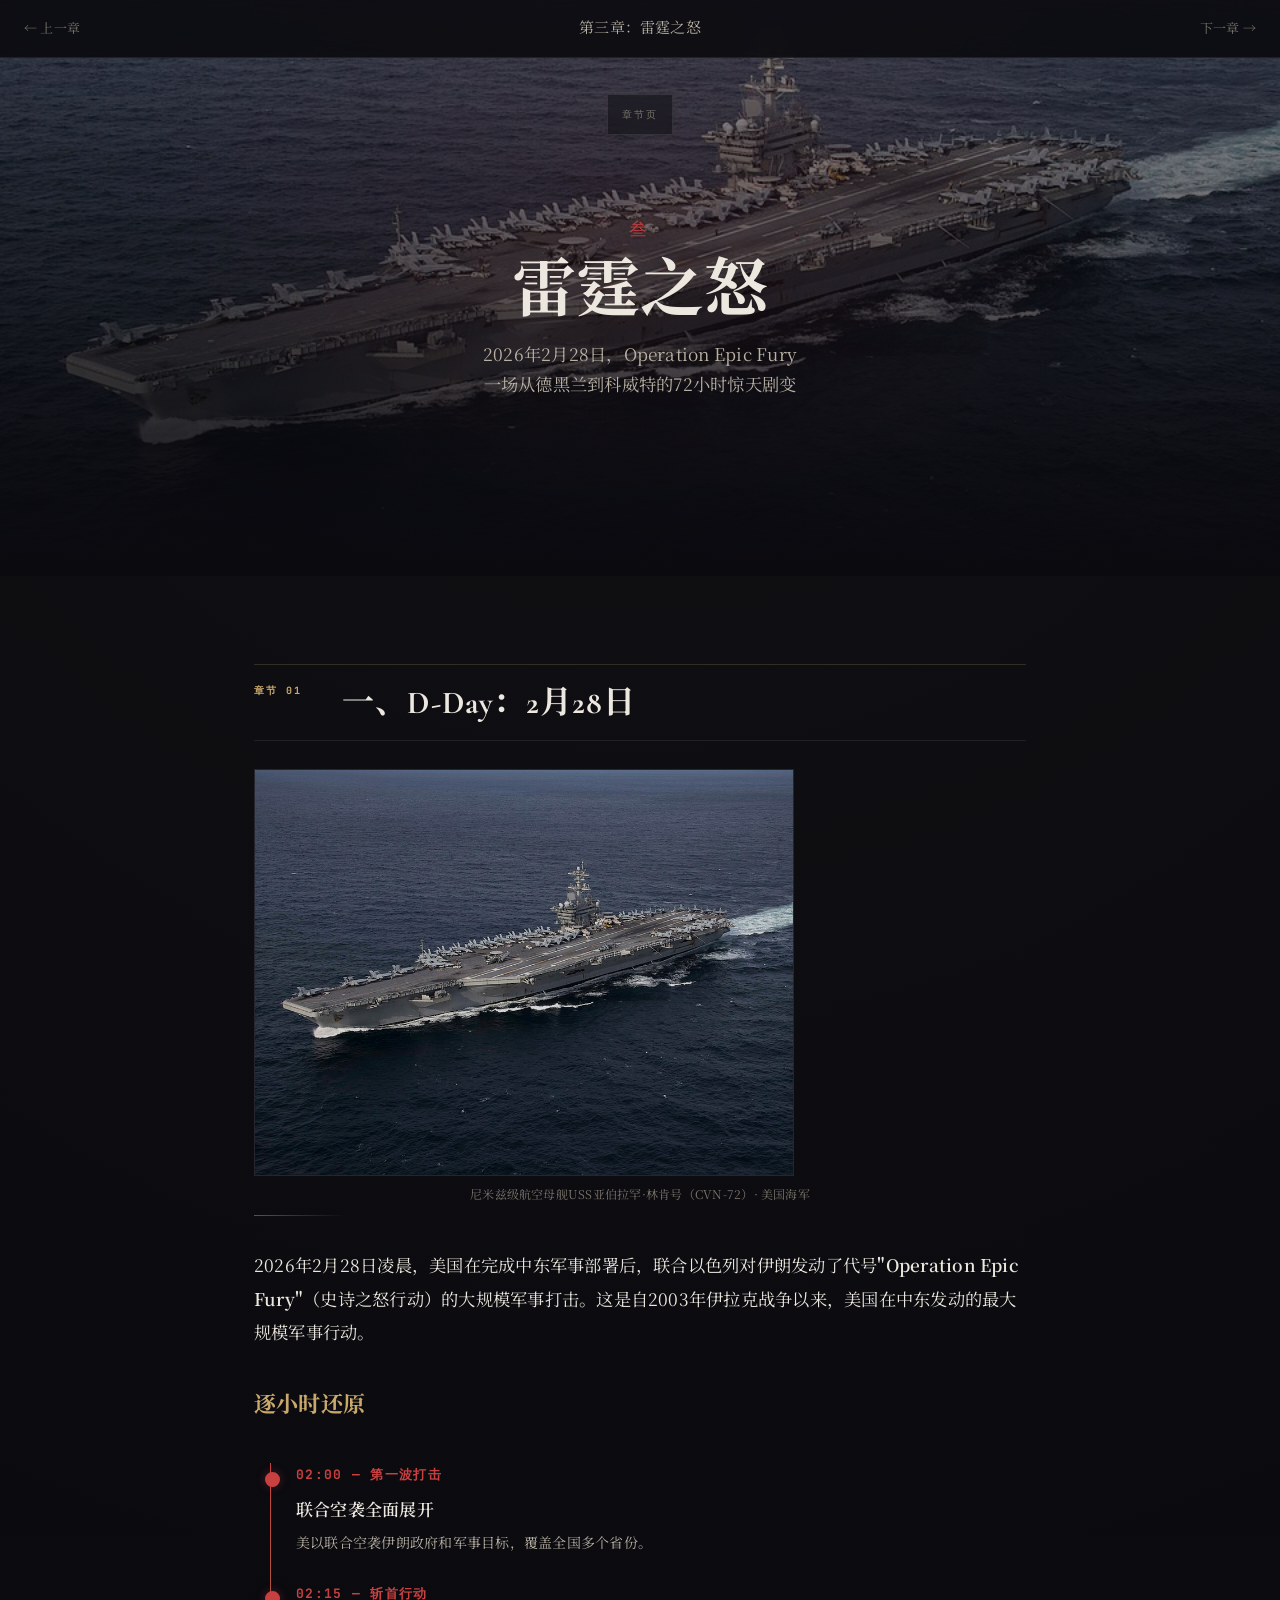
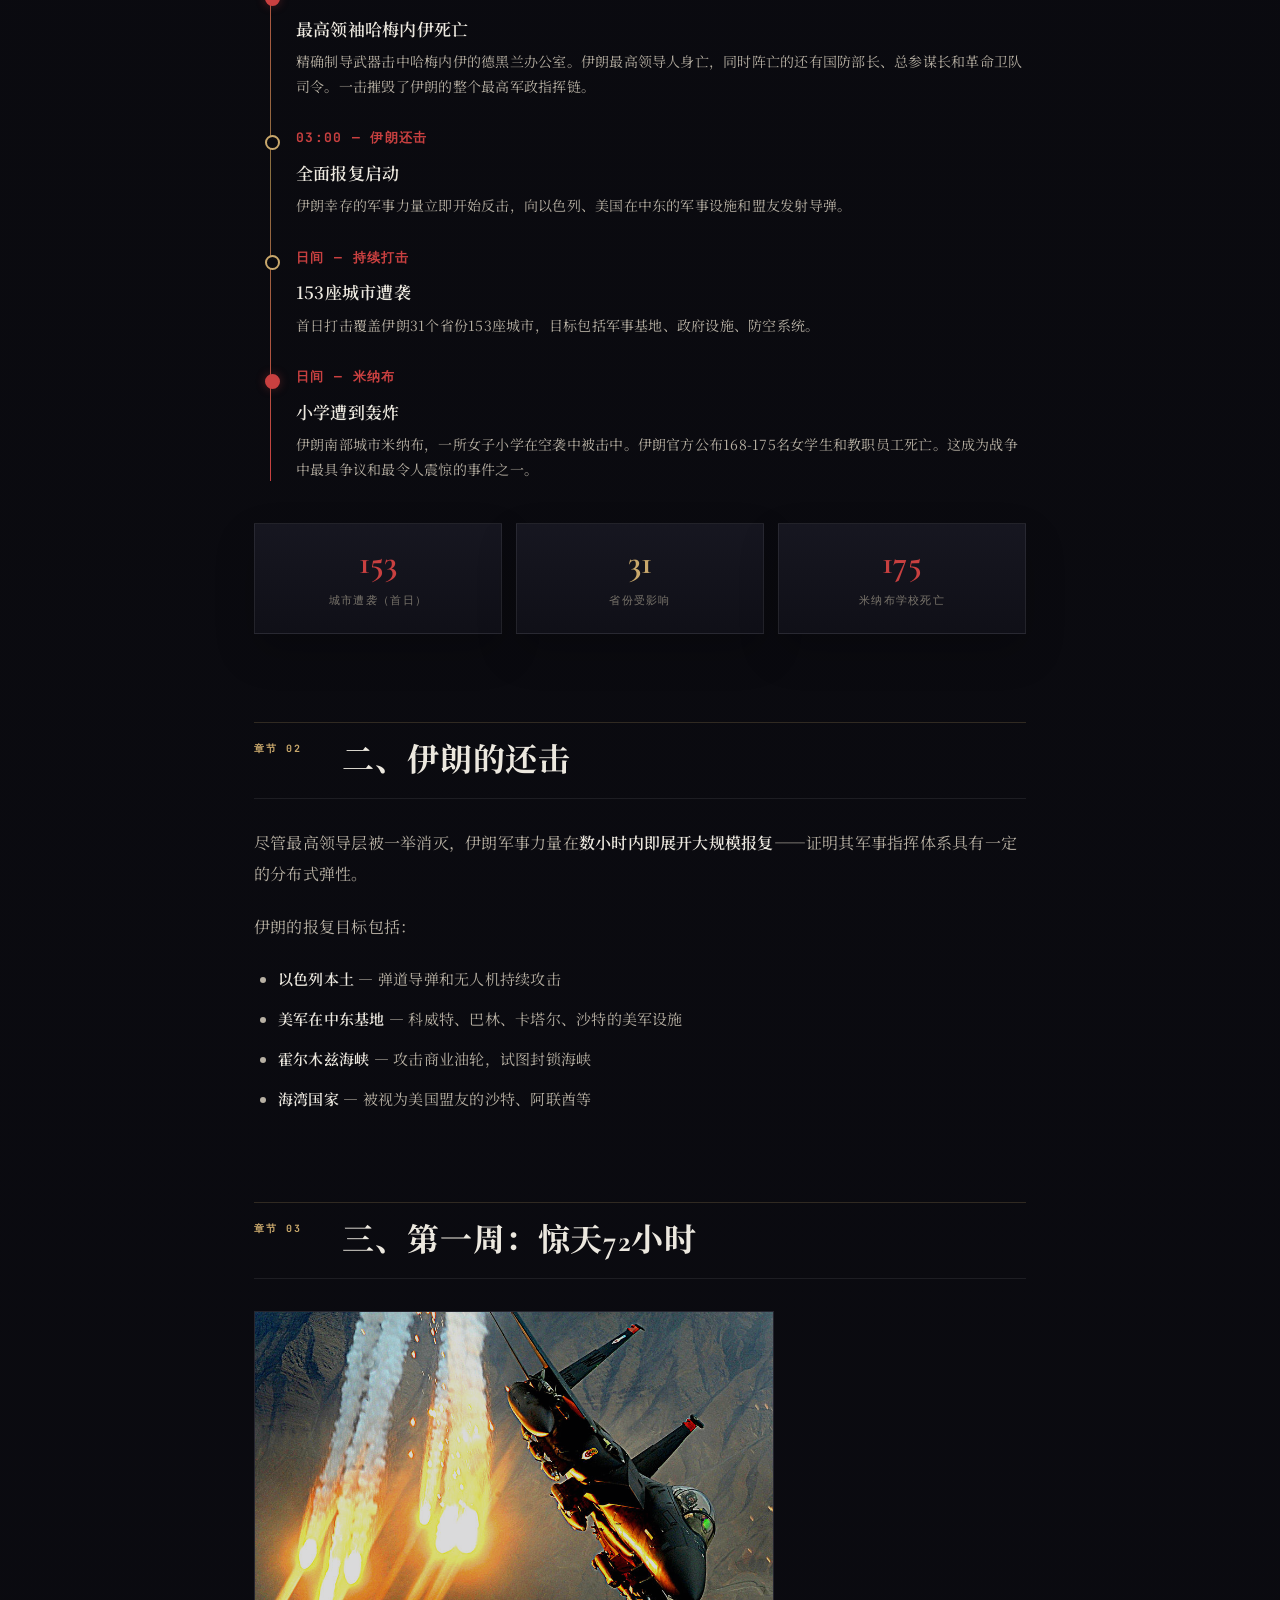
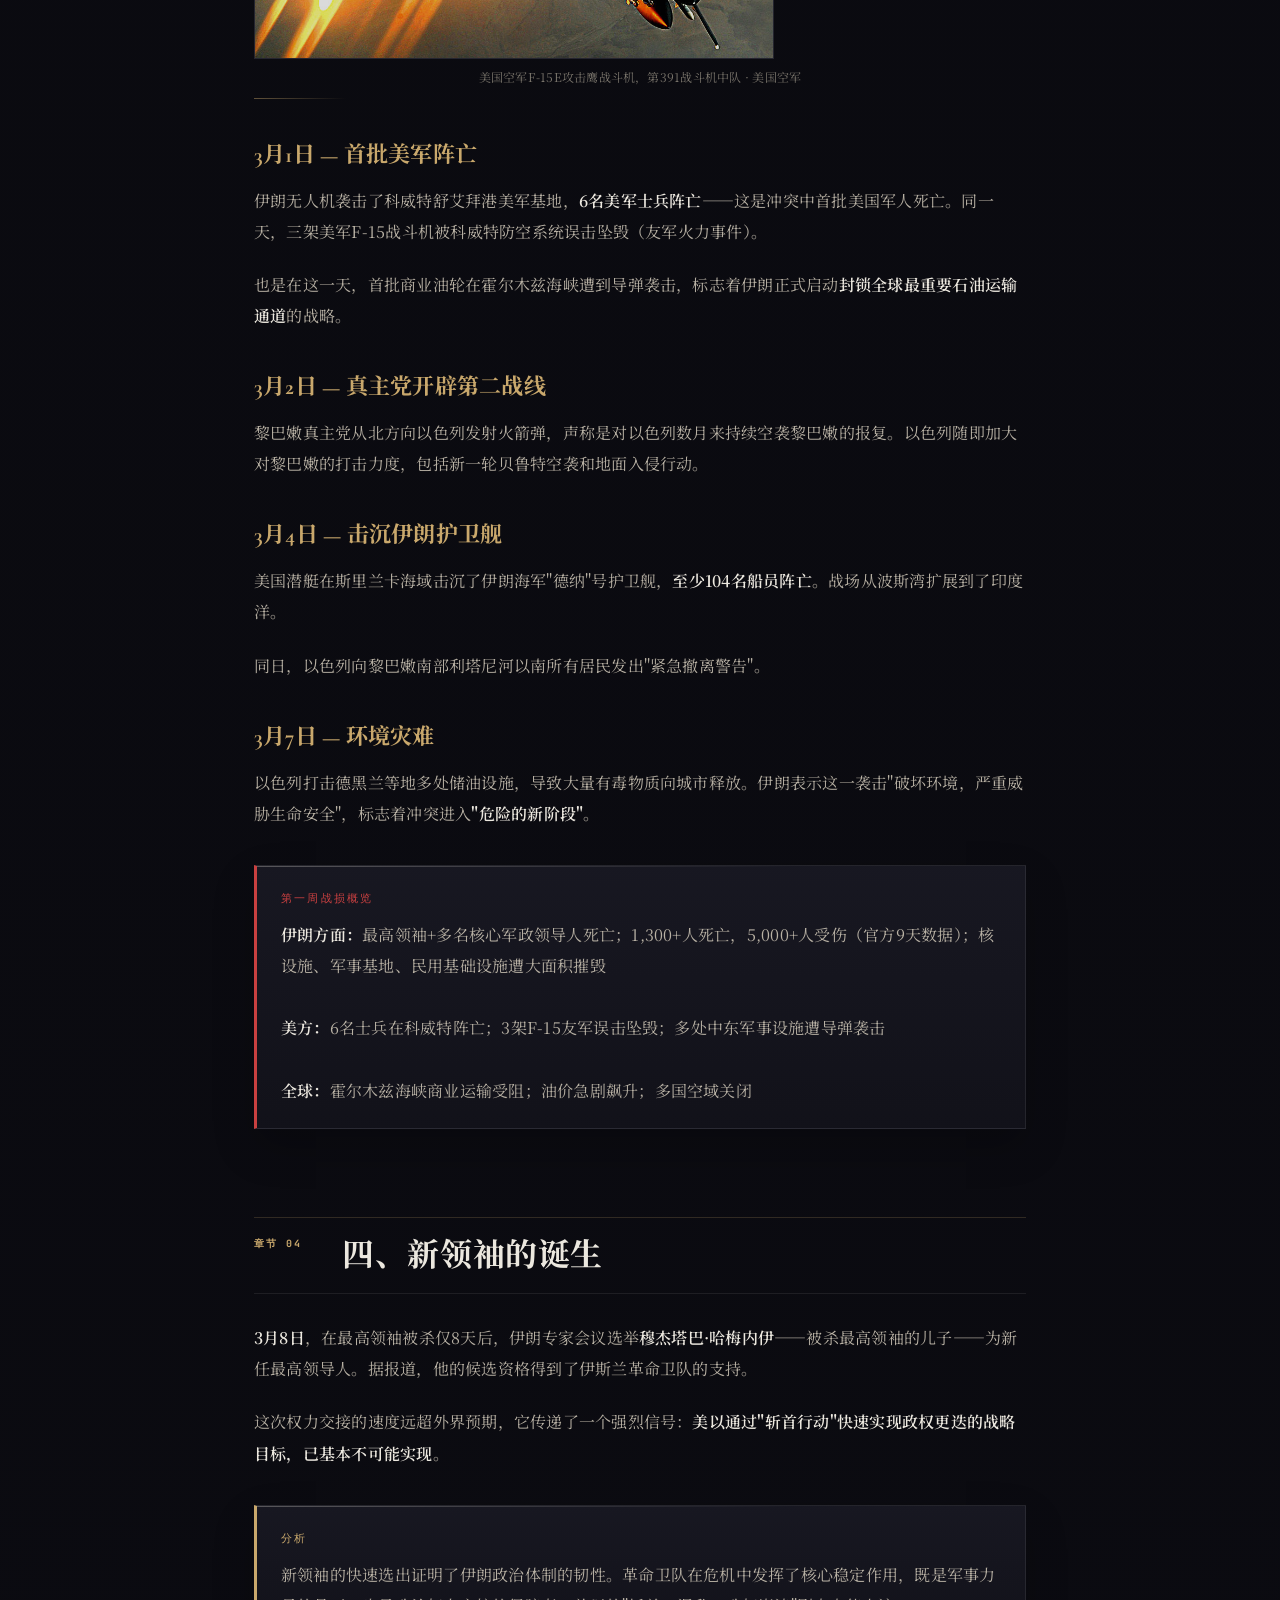
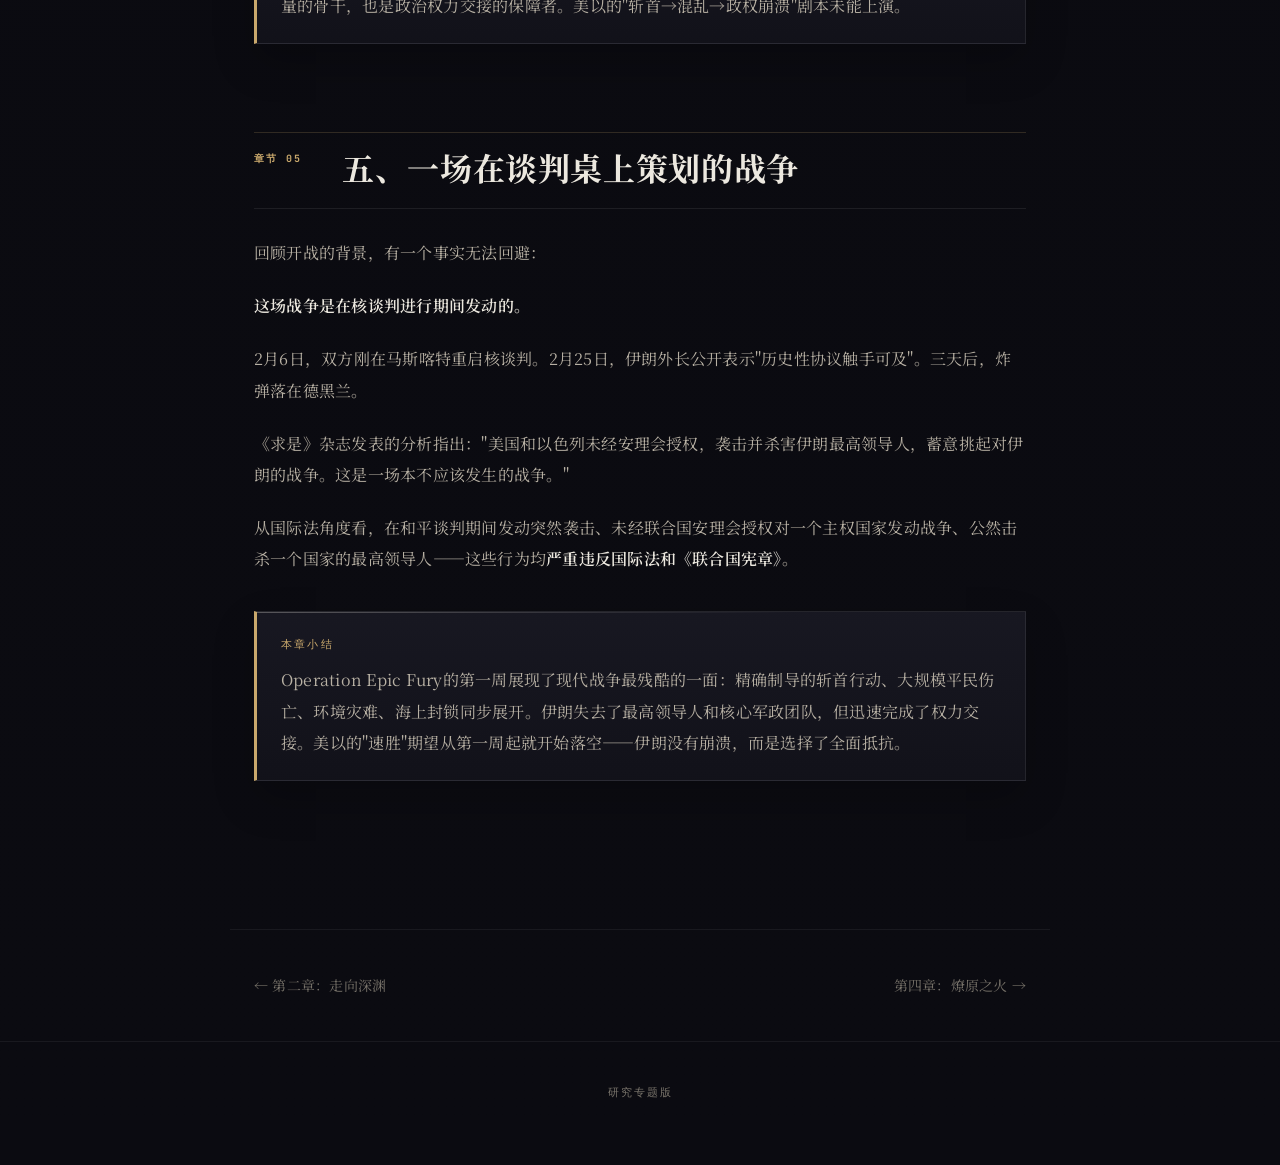
<file: ch/chapter3-epic-fury.html>
<!DOCTYPE html>
<html lang="zh-CN">
<head>
<meta charset="UTF-8">
<meta name="viewport" content="width=device-width, initial-scale=1.0">
<title>第三章：雷霆之怒 — 波斯湾迷局</title>
<link rel="preconnect" href="https://fonts.googleapis.com">
<link rel="preconnect" href="https://fonts.gstatic.com" crossorigin>
<link href="https://fonts.googleapis.com/css2?family=Cormorant+Garamond:ital,wght@0,400;0,600;0,700;1,400&family=Noto+Serif+SC:wght@400;600;700&family=EB+Garamond:ital,wght@0,400;0,600;0,700;1,400&family=JetBrains+Mono:wght@400;500&display=swap" rel="stylesheet">
<link rel="stylesheet" href="../assets/chapter.css">
<style>
body{--sans:'Noto Serif SC','Source Han Serif CN','Songti SC','PingFang SC',system-ui,sans-serif;}
.ch-hero{--chapter-accent:var(--red);--chapter-glow:rgba(201,64,64,0.08);}
</style>
</head>
<body>

<nav class="nav">
  <a href="chapter2-abyss.html">← 上一章</a>
  <span class="nav-title">第三章：雷霆之怒</span>
  <a href="chapter4-wildfire.html">下一章 →</a>
</nav>

<section class="ch-hero" style="background:linear-gradient(to bottom, rgba(10,10,15,0.4) 0%, rgba(10,10,15,0.6) 40%, rgba(10,10,15,0.9) 80%, #0a0a0f 100%), url('../assets/uss-lincoln.jpg') center/cover no-repeat;">
  <div class="ch-num">叁</div>
  <div class="ch-title">雷霆之怒</div>
  <div class="ch-subtitle">2026年2月28日，Operation Epic Fury<br>一场从德黑兰到科威特的72小时惊天剧变</div>
</section>

<article class="content">

<h2>一、D-Day：2月28日</h2>

<figure style="margin:0 0 32px;text-align:center;">
  <img src="../assets/uss-lincoln.jpg" alt="USS林肯号航母（CVN-72）在大西洋航行，2019年" style="width:100%;max-width:540px;opacity:0.85;border:1px solid var(--border);">
  <figcaption style="font-size:12px;color:var(--text-muted);margin-top:8px;">尼米兹级航空母舰USS亚伯拉罕·林肯号（CVN-72）· 美国海军</figcaption>
</figure>
<p>2026年2月28日凌晨，美国在完成中东军事部署后，联合以色列对伊朗发动了代号<strong>"Operation Epic Fury"</strong>（史诗之怒行动）的大规模军事打击。这是自2003年伊拉克战争以来，美国在中东发动的最大规模军事行动。</p>

<h3>逐小时还原</h3>

<div class="hour-tl">
  <div class="hour-item critical">
    <div class="hour-time">02:00 — 第一波打击</div>
    <div class="hour-title">联合空袭全面展开</div>
    <div class="hour-desc">美以联合空袭伊朗政府和军事目标，覆盖全国多个省份。</div>
  </div>
  <div class="hour-item critical">
    <div class="hour-time">02:15 — 斩首行动</div>
    <div class="hour-title">最高领袖哈梅内伊死亡</div>
    <div class="hour-desc">精确制导武器击中哈梅内伊的德黑兰办公室。伊朗最高领导人身亡，同时阵亡的还有国防部长、总参谋长和革命卫队司令。一击摧毁了伊朗的整个最高军政指挥链。</div>
  </div>
  <div class="hour-item">
    <div class="hour-time">03:00 — 伊朗还击</div>
    <div class="hour-title">全面报复启动</div>
    <div class="hour-desc">伊朗幸存的军事力量立即开始反击，向以色列、美国在中东的军事设施和盟友发射导弹。</div>
  </div>
  <div class="hour-item">
    <div class="hour-time">日间 — 持续打击</div>
    <div class="hour-title">153座城市遭袭</div>
    <div class="hour-desc">首日打击覆盖伊朗31个省份153座城市，目标包括军事基地、政府设施、防空系统。</div>
  </div>
  <div class="hour-item critical">
    <div class="hour-time">日间 — 米纳布</div>
    <div class="hour-title">小学遭到轰炸</div>
    <div class="hour-desc">伊朗南部城市米纳布，一所女子小学在空袭中被击中。伊朗官方公布168-175名女学生和教职员工死亡。这成为战争中最具争议和最令人震惊的事件之一。</div>
  </div>
</div>

<div class="data-card">
  <div class="dc-item">
    <div class="dc-value red">153</div>
    <div class="dc-label">城市遭袭（首日）</div>
  </div>
  <div class="dc-item">
    <div class="dc-value">31</div>
    <div class="dc-label">省份受影响</div>
  </div>
  <div class="dc-item">
    <div class="dc-value red">175</div>
    <div class="dc-label">米纳布学校死亡</div>
  </div>
</div>

<h2>二、伊朗的还击</h2>

<p>尽管最高领导层被一举消灭，伊朗军事力量在<strong>数小时内即展开大规模报复</strong>——证明其军事指挥体系具有一定的分布式弹性。</p>

<p>伊朗的报复目标包括：</p>
<ul style="color:var(--text-secondary);font-size:15px;margin:0 0 20px 24px;line-height:2">
  <li><strong>以色列本土</strong> — 弹道导弹和无人机持续攻击</li>
  <li><strong>美军在中东基地</strong> — 科威特、巴林、卡塔尔、沙特的美军设施</li>
  <li><strong>霍尔木兹海峡</strong> — 攻击商业油轮，试图封锁海峡</li>
  <li><strong>海湾国家</strong> — 被视为美国盟友的沙特、阿联酋等</li>
</ul>

<h2>三、第一周：惊天72小时</h2>

<figure style="margin:32px 0;text-align:center;">
  <img src="../assets/f15e.jpg" alt="F-15E攻击鹰战斗机，美国空军第391战斗机中队" style="width:100%;max-width:520px;opacity:0.85;border:1px solid var(--border);">
  <figcaption style="font-size:12px;color:var(--text-muted);margin-top:8px;">美国空军F-15E攻击鹰战斗机，第391战斗机中队 · 美国空军</figcaption>
</figure>
<h3>3月1日 — 首批美军阵亡</h3>

<p>伊朗无人机袭击了科威特舒艾拜港美军基地，<strong>6名美军士兵阵亡</strong>——这是冲突中首批美国军人死亡。同一天，三架美军F-15战斗机被科威特防空系统误击坠毁（友军火力事件）。</p>

<p>也是在这一天，首批商业油轮在霍尔木兹海峡遭到导弹袭击，标志着伊朗正式启动<strong>封锁全球最重要石油运输通道</strong>的战略。</p>

<h3>3月2日 — 真主党开辟第二战线</h3>

<p>黎巴嫩真主党从北方向以色列发射火箭弹，声称是对以色列数月来持续空袭黎巴嫩的报复。以色列随即加大对黎巴嫩的打击力度，包括新一轮贝鲁特空袭和地面入侵行动。</p>

<h3>3月4日 — 击沉伊朗护卫舰</h3>

<p>美国潜艇在斯里兰卡海域击沉了伊朗海军"德纳"号护卫舰，<strong>至少104名船员阵亡</strong>。战场从波斯湾扩展到了印度洋。</p>

<p>同日，以色列向黎巴嫩南部利塔尼河以南所有居民发出"紧急撤离警告"。</p>

<h3>3月7日 — 环境灾难</h3>

<p>以色列打击德黑兰等地多处储油设施，导致大量有毒物质向城市释放。伊朗表示这一袭击"破坏环境，严重威胁生命安全"，标志着冲突进入<strong>"危险的新阶段"</strong>。</p>

<div class="callout danger">
  <div class="callout-title">第一周战损概览</div>
  <p style="margin:0;color:var(--text-secondary)">
    <strong>伊朗方面：</strong>最高领袖+多名核心军政领导人死亡；1,300+人死亡，5,000+人受伤（官方9天数据）；核设施、军事基地、民用基础设施遭大面积摧毁<br><br>
    <strong>美方：</strong>6名士兵在科威特阵亡；3架F-15友军误击坠毁；多处中东军事设施遭导弹袭击<br><br>
    <strong>全球：</strong>霍尔木兹海峡商业运输受阻；油价急剧飙升；多国空域关闭
  </p>
</div>

<h2>四、新领袖的诞生</h2>

<p><strong>3月8日</strong>，在最高领袖被杀仅8天后，伊朗专家会议选举<strong>穆杰塔巴·哈梅内伊</strong>——被杀最高领袖的儿子——为新任最高领导人。据报道，他的候选资格得到了伊斯兰革命卫队的支持。</p>

<p>这次权力交接的速度远超外界预期，它传递了一个强烈信号：<strong>美以通过"斩首行动"快速实现政权更迭的战略目标，已基本不可能实现</strong>。</p>

<div class="callout">
  <div class="callout-title">分析</div>
  <p style="margin:0;color:var(--text-secondary)">新领袖的快速选出证明了伊朗政治体制的韧性。革命卫队在危机中发挥了核心稳定作用，既是军事力量的骨干，也是政治权力交接的保障者。美以的"斩首→混乱→政权崩溃"剧本未能上演。</p>
</div>

<h2>五、一场在谈判桌上策划的战争</h2>

<p>回顾开战的背景，有一个事实无法回避：</p>

<p><strong>这场战争是在核谈判进行期间发动的。</strong></p>

<p>2月6日，双方刚在马斯喀特重启核谈判。2月25日，伊朗外长公开表示"历史性协议触手可及"。三天后，炸弹落在德黑兰。</p>

<p>《求是》杂志发表的分析指出："美国和以色列未经安理会授权，袭击并杀害伊朗最高领导人，蓄意挑起对伊朗的战争。这是一场本不应该发生的战争。"</p>

<p>从国际法角度看，在和平谈判期间发动突然袭击、未经联合国安理会授权对一个主权国家发动战争、公然击杀一个国家的最高领导人——这些行为均<strong>严重违反国际法和《联合国宪章》</strong>。</p>

<div class="callout">
  <div class="callout-title">本章小结</div>
  <p style="margin:0;color:var(--text-secondary)">Operation Epic Fury的第一周展现了现代战争最残酷的一面：精确制导的斩首行动、大规模平民伤亡、环境灾难、海上封锁同步展开。伊朗失去了最高领导人和核心军政团队，但迅速完成了权力交接。美以的"速胜"期望从第一周起就开始落空——伊朗没有崩溃，而是选择了全面抵抗。</p>
</div>

</article>

<div class="ch-nav">
  <a href="chapter2-abyss.html">← 第二章：走向深渊</a>
  <a href="chapter4-wildfire.html">第四章：燎原之火 →</a>
</div>

<footer class="footer">
  <div class="footer-brand">研究专题版</div>
</footer>

<script>
const observer = new IntersectionObserver((entries) => {
  entries.forEach(entry => { if (entry.isIntersecting) entry.target.classList.add('visible'); });
}, { threshold: 0.1 });
document.querySelectorAll('.reveal').forEach(el => observer.observe(el));
</script>
</body>
</html>
</file>
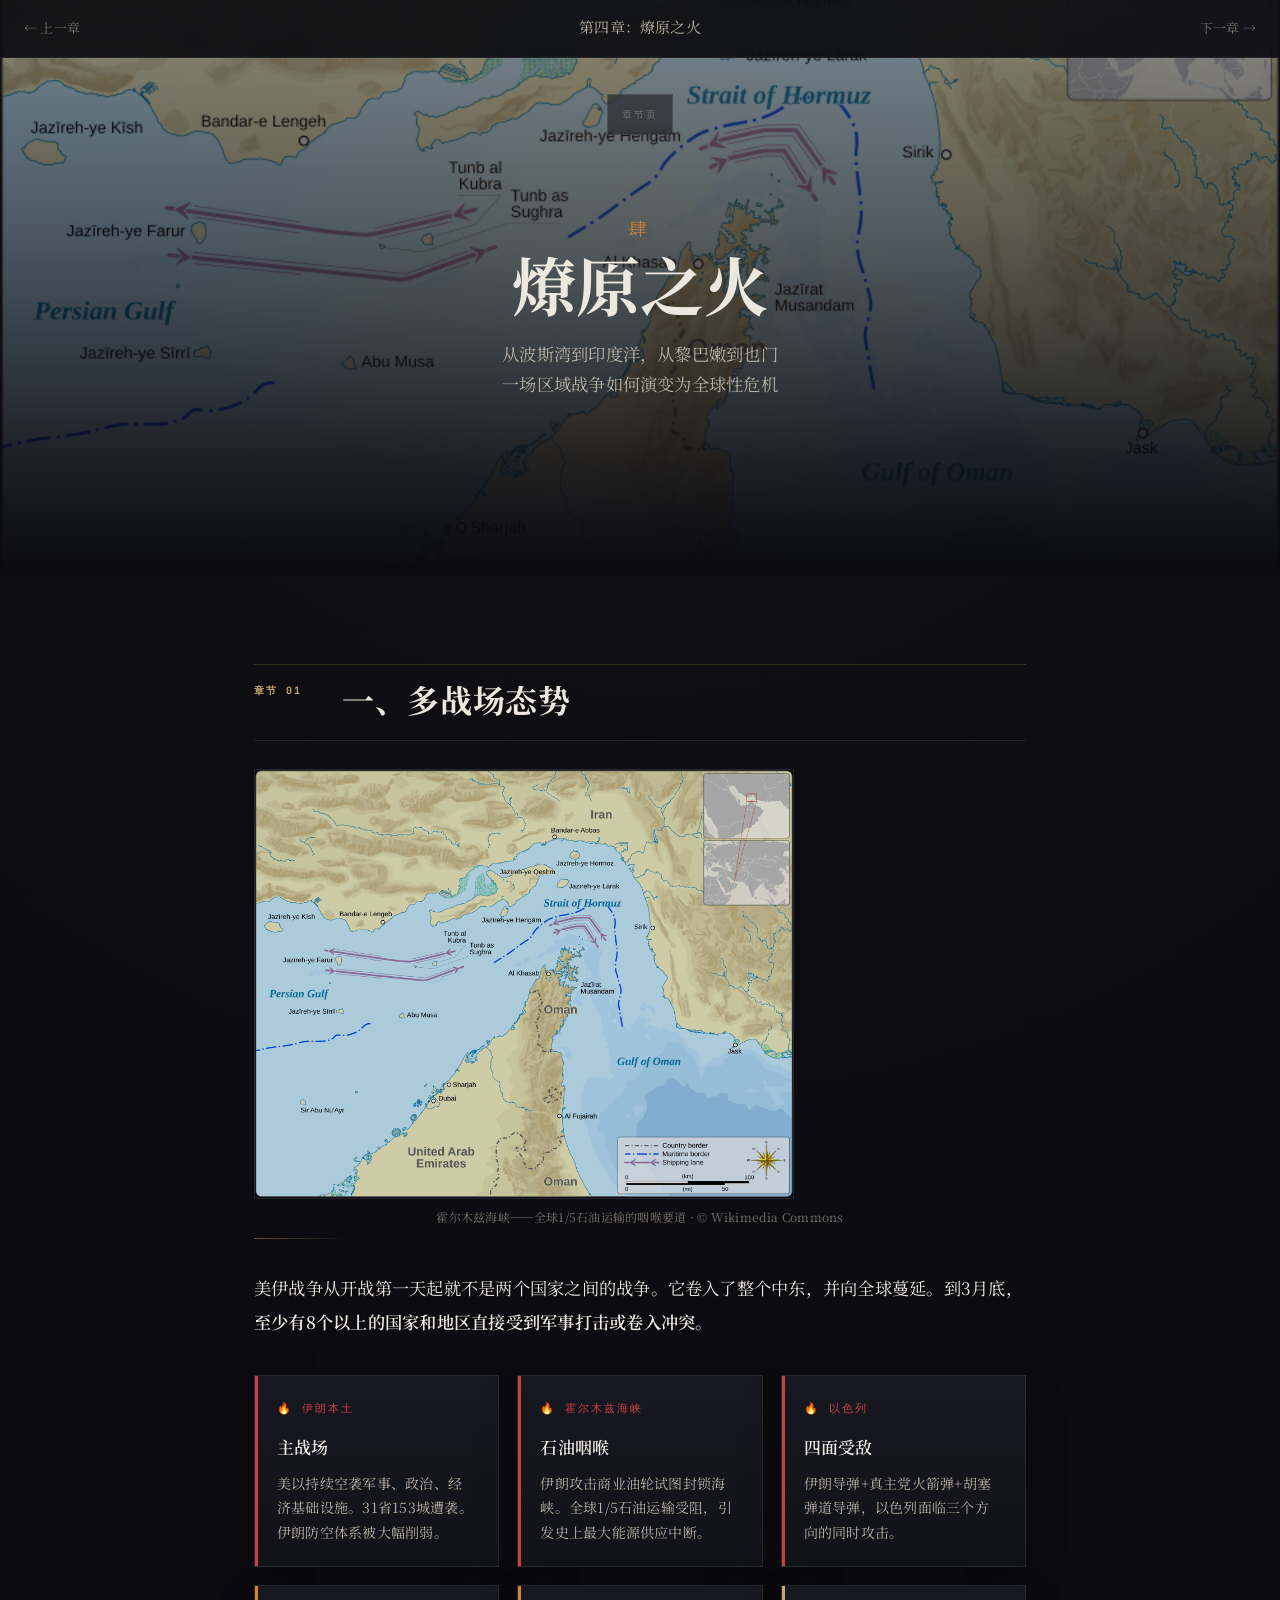
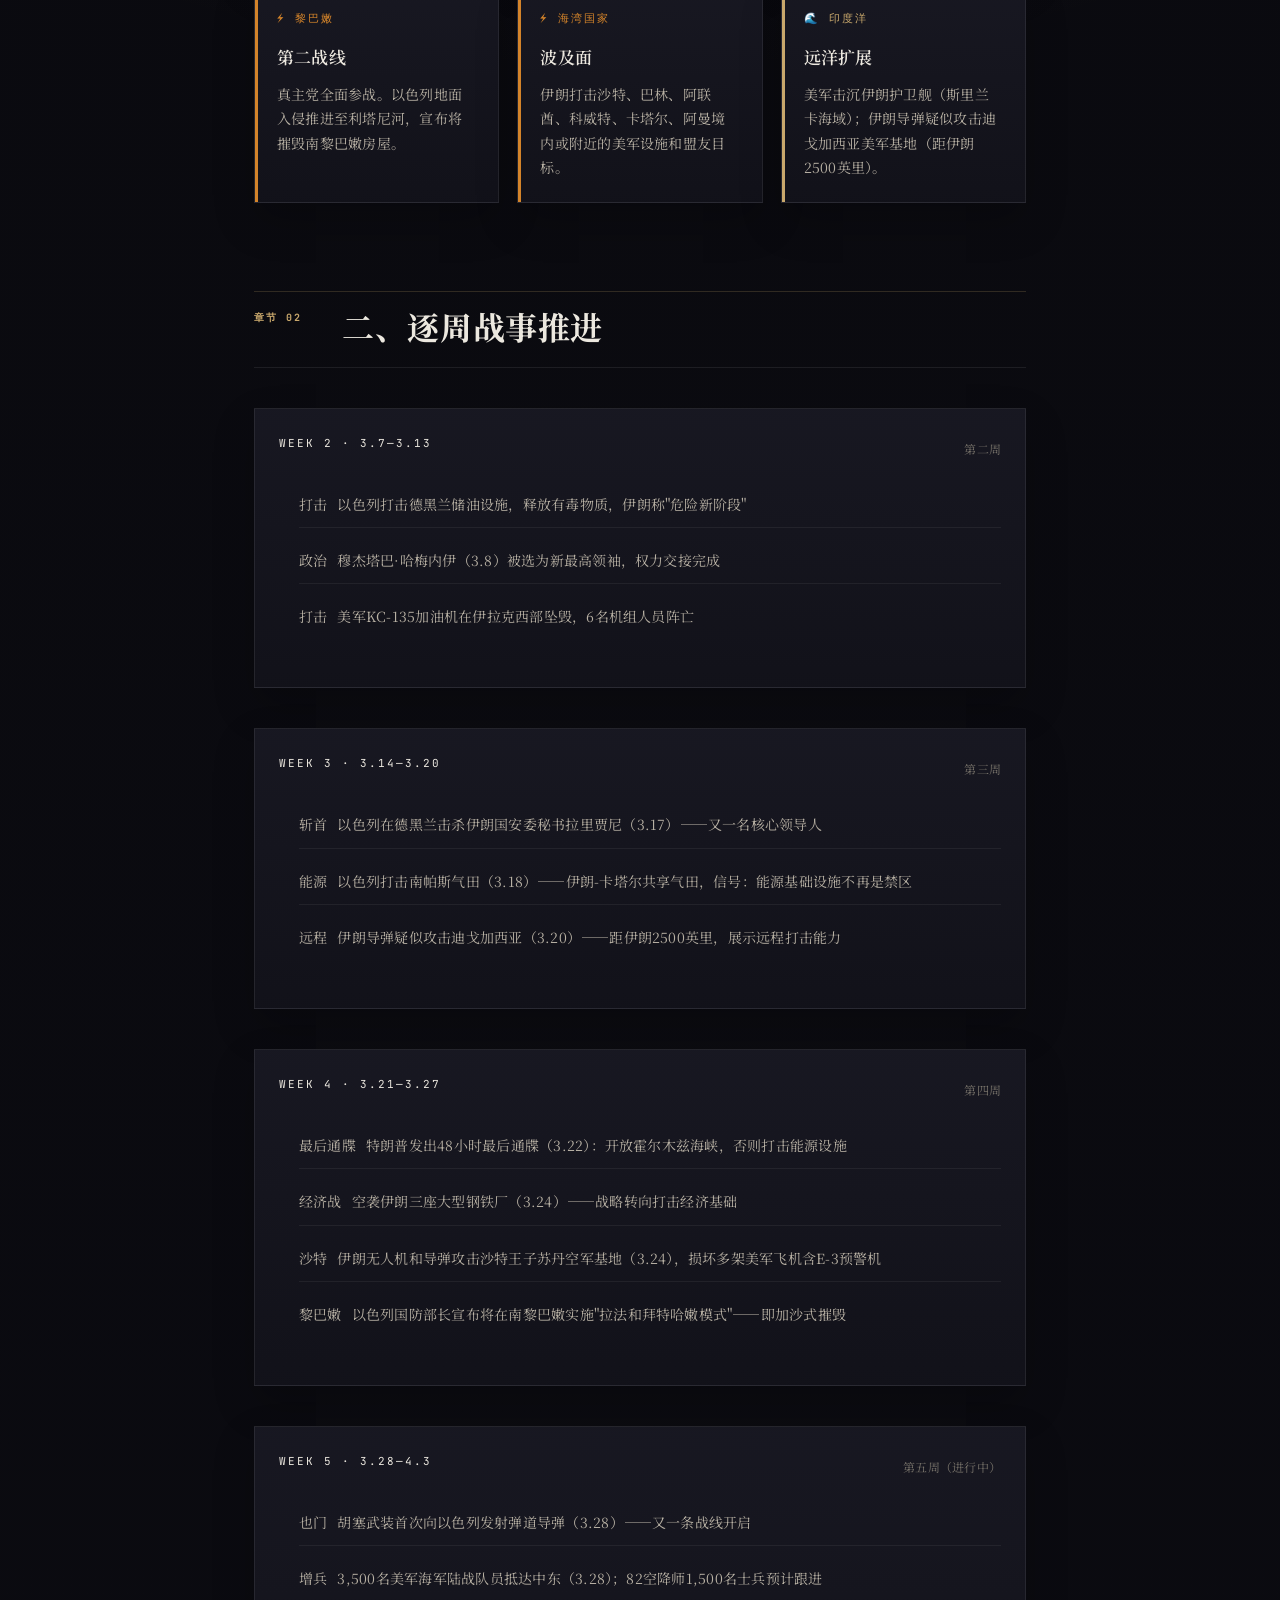
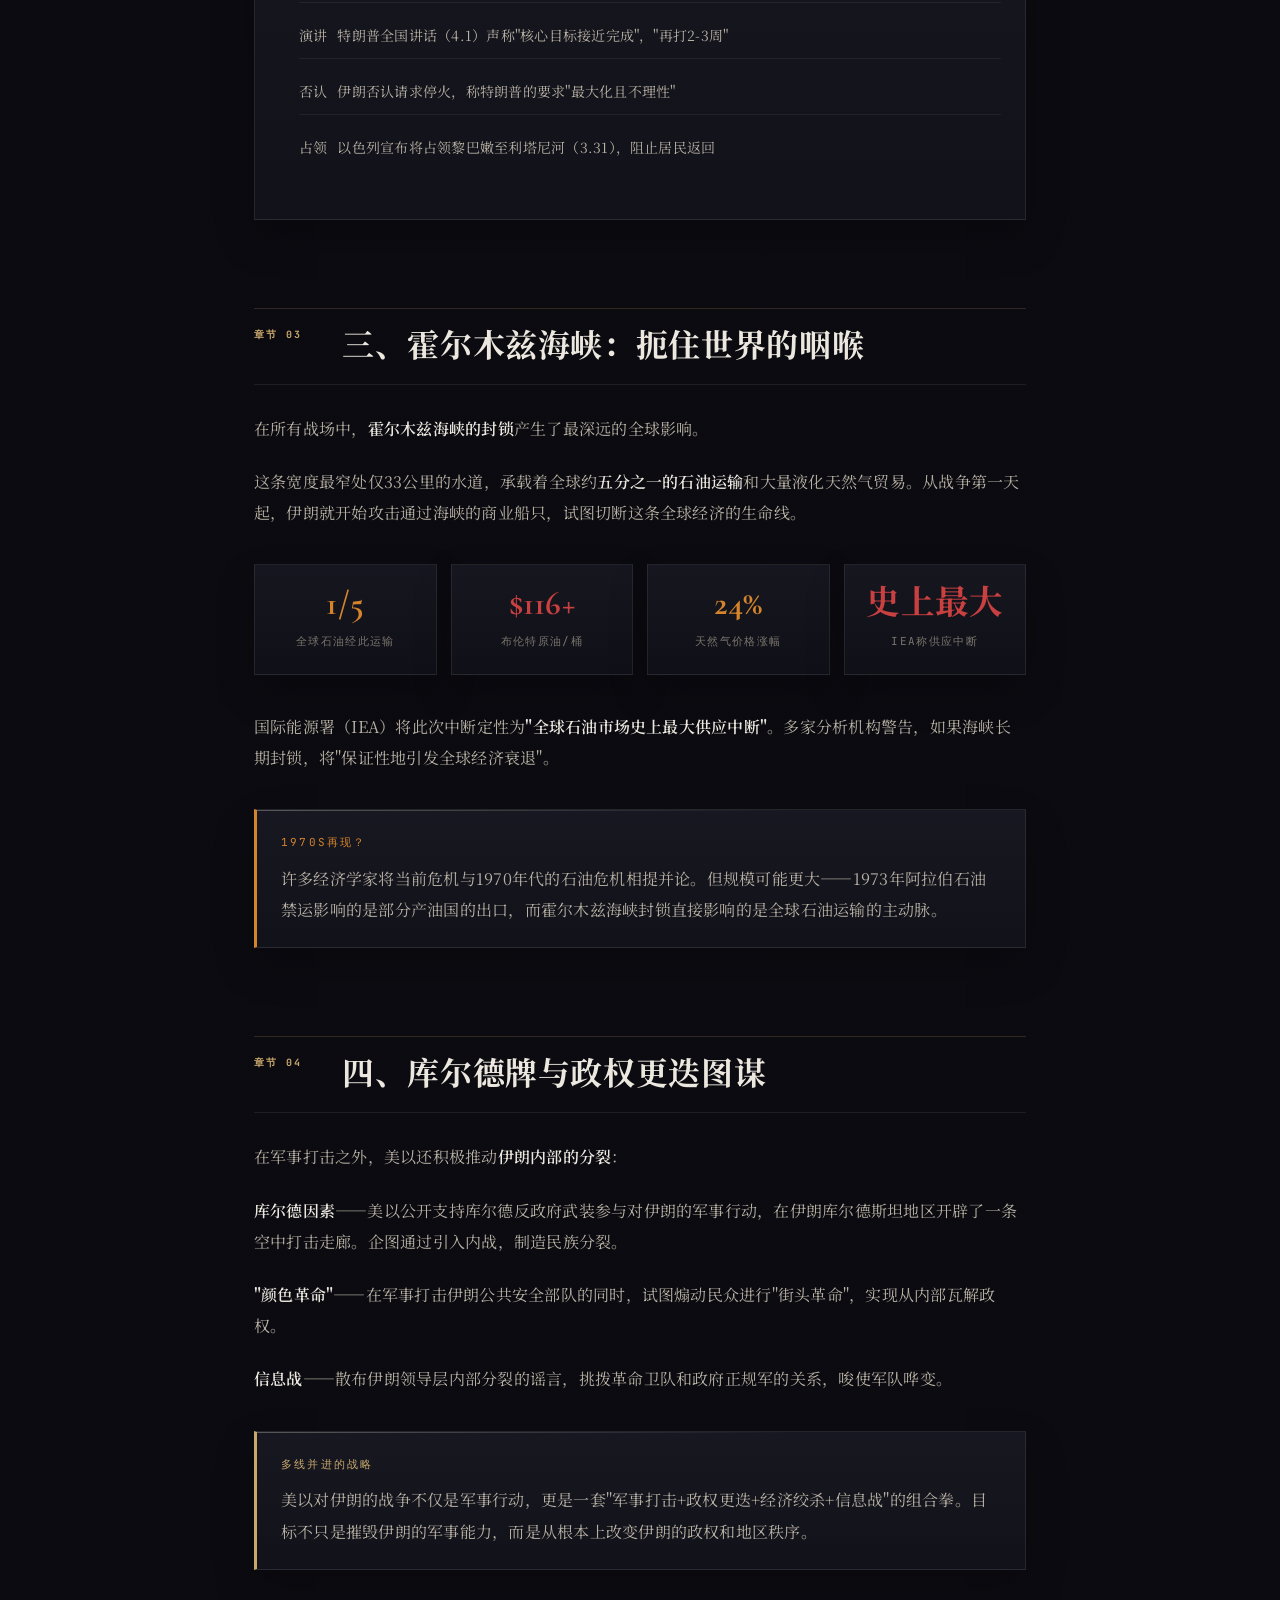
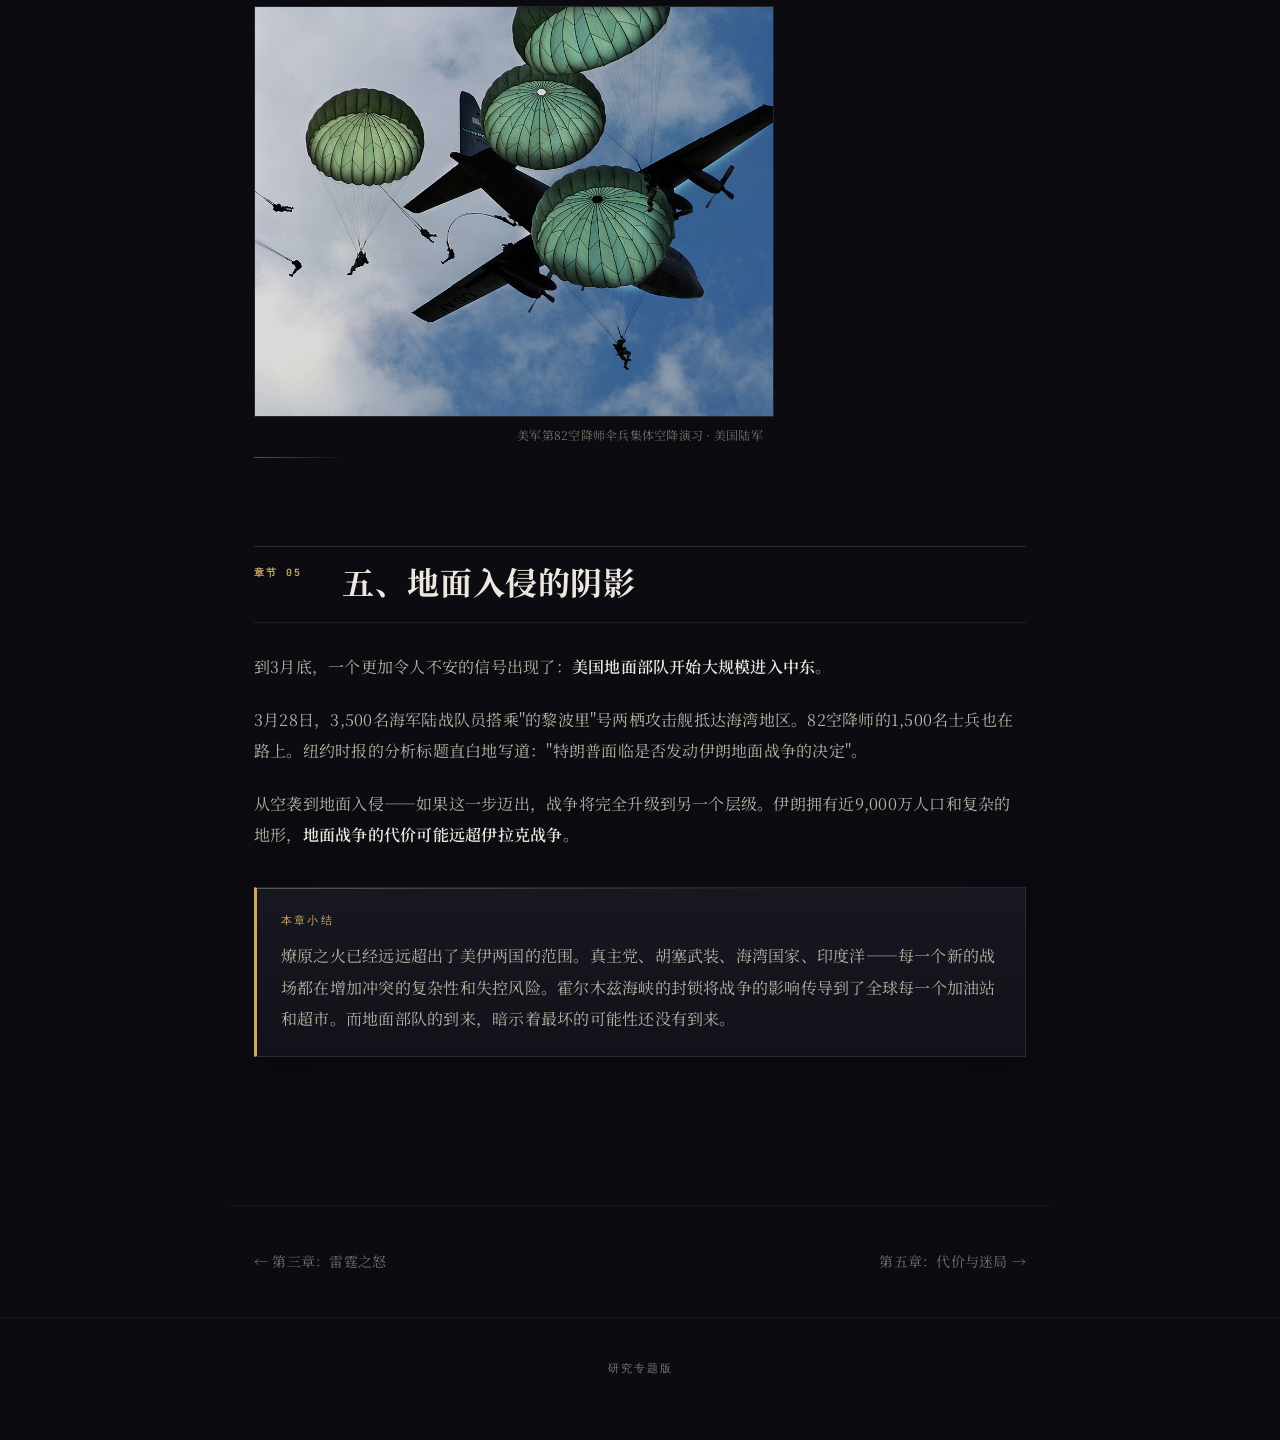
<file: ch/chapter4-wildfire.html>
<!DOCTYPE html>
<html lang="zh-CN">
<head>
<meta charset="UTF-8">
<meta name="viewport" content="width=device-width, initial-scale=1.0">
<title>第四章：燎原之火 — 波斯湾迷局</title>
<link rel="preconnect" href="https://fonts.googleapis.com">
<link rel="preconnect" href="https://fonts.gstatic.com" crossorigin>
<link href="https://fonts.googleapis.com/css2?family=Cormorant+Garamond:ital,wght@0,400;0,600;0,700;1,400&family=Noto+Serif+SC:wght@400;600;700&family=EB+Garamond:ital,wght@0,400;0,600;0,700;1,400&family=JetBrains+Mono:wght@400;500&display=swap" rel="stylesheet">
<link rel="stylesheet" href="../assets/chapter.css">
<style>
body{--sans:'Noto Serif SC','Source Han Serif CN','Songti SC','PingFang SC',system-ui,sans-serif;}
.ch-hero{--chapter-accent:var(--orange);--chapter-glow:rgba(212,132,42,0.08);}
</style>
</head>
<body>

<nav class="nav">
  <a href="chapter3-epic-fury.html">← 上一章</a>
  <span class="nav-title">第四章：燎原之火</span>
  <a href="chapter5-price.html">下一章 →</a>
</nav>

<section class="ch-hero" style="background:linear-gradient(to bottom, rgba(10,10,15,0.45) 0%, rgba(10,10,15,0.65) 40%, rgba(10,10,15,0.9) 80%, #0a0a0f 100%), url('../assets/hormuz-map.png') center/cover no-repeat;">
  <div class="ch-num">肆</div>
  <div class="ch-title">燎原之火</div>
  <div class="ch-subtitle">从波斯湾到印度洋，从黎巴嫩到也门<br>一场区域战争如何演变为全球性危机</div>
</section>

<article class="content">

<h2>一、多战场态势</h2>

<figure style="margin:0 0 32px;text-align:center;">
  <img src="../assets/hormuz-map.png" alt="霍尔木兹海峡——全球石油咽喉" style="width:100%;max-width:540px;opacity:0.85;border:1px solid var(--border);">
  <figcaption style="font-size:12px;color:var(--text-muted);margin-top:8px;">霍尔木兹海峡——全球1/5石油运输的咽喉要道 · © Wikimedia Commons</figcaption>
</figure>
<p>美伊战争从开战第一天起就不是两个国家之间的战争。它卷入了整个中东，并向全球蔓延。到3月底，<strong>至少有8个以上的国家和地区直接受到军事打击或卷入冲突</strong>。</p>

<div class="theater-grid">
  <div class="theater-card hot">
    <div class="theater-name">🔥 伊朗本土</div>
    <div class="theater-title">主战场</div>
    <div class="theater-desc">美以持续空袭军事、政治、经济基础设施。31省153城遭袭。伊朗防空体系被大幅削弱。</div>
  </div>
  <div class="theater-card hot">
    <div class="theater-name">🔥 霍尔木兹海峡</div>
    <div class="theater-title">石油咽喉</div>
    <div class="theater-desc">伊朗攻击商业油轮试图封锁海峡。全球1/5石油运输受阻，引发史上最大能源供应中断。</div>
  </div>
  <div class="theater-card hot">
    <div class="theater-name">🔥 以色列</div>
    <div class="theater-title">四面受敌</div>
    <div class="theater-desc">伊朗导弹+真主党火箭弹+胡塞弹道导弹，以色列面临三个方向的同时攻击。</div>
  </div>
  <div class="theater-card warm">
    <div class="theater-name">⚡ 黎巴嫩</div>
    <div class="theater-title">第二战线</div>
    <div class="theater-desc">真主党全面参战。以色列地面入侵推进至利塔尼河，宣布将摧毁南黎巴嫩房屋。</div>
  </div>
  <div class="theater-card warm">
    <div class="theater-name">⚡ 海湾国家</div>
    <div class="theater-title">波及面</div>
    <div class="theater-desc">伊朗打击沙特、巴林、阿联酋、科威特、卡塔尔、阿曼境内或附近的美军设施和盟友目标。</div>
  </div>
  <div class="theater-card cool">
    <div class="theater-name">🌊 印度洋</div>
    <div class="theater-title">远洋扩展</div>
    <div class="theater-desc">美军击沉伊朗护卫舰（斯里兰卡海域）；伊朗导弹疑似攻击迪戈加西亚美军基地（距伊朗2500英里）。</div>
  </div>
</div>

<h2>二、逐周战事推进</h2>

<div class="week">
  <div class="week-header">
    <div class="week-num">WEEK 2 · 3.7—3.13</div>
    <div class="week-date">第二周</div>
  </div>
  <ul class="week-events">
    <li><span class="tag tag-strike">打击</span>以色列打击德黑兰储油设施，释放有毒物质，伊朗称"危险新阶段"</li>
    <li><span class="tag tag-diplo">政治</span>穆杰塔巴·哈梅内伊（3.8）被选为新最高领袖，权力交接完成</li>
    <li><span class="tag tag-strike">打击</span>美军KC-135加油机在伊拉克西部坠毁，6名机组人员阵亡</li>
  </ul>
</div>

<div class="week">
  <div class="week-header">
    <div class="week-num">WEEK 3 · 3.14—3.20</div>
    <div class="week-date">第三周</div>
  </div>
  <ul class="week-events">
    <li><span class="tag tag-strike">斩首</span>以色列在德黑兰击杀伊朗国安委秘书拉里贾尼（3.17）——又一名核心领导人</li>
    <li><span class="tag tag-strike">能源</span>以色列打击南帕斯气田（3.18）——伊朗-卡塔尔共享气田，信号：能源基础设施不再是禁区</li>
    <li><span class="tag tag-retali">远程</span>伊朗导弹疑似攻击迪戈加西亚（3.20）——距伊朗2500英里，展示远程打击能力</li>
  </ul>
</div>

<div class="week">
  <div class="week-header">
    <div class="week-num">WEEK 4 · 3.21—3.27</div>
    <div class="week-date">第四周</div>
  </div>
  <ul class="week-events">
    <li><span class="tag tag-diplo">最后通牒</span>特朗普发出48小时最后通牒（3.22）：开放霍尔木兹海峡，否则打击能源设施</li>
    <li><span class="tag tag-strike">经济战</span>空袭伊朗三座大型钢铁厂（3.24）——战略转向打击经济基础</li>
    <li><span class="tag tag-retali">沙特</span>伊朗无人机和导弹攻击沙特王子苏丹空军基地（3.24），损坏多架美军飞机含E-3预警机</li>
    <li><span class="tag tag-econ">黎巴嫩</span>以色列国防部长宣布将在南黎巴嫩实施"拉法和拜特哈嫩模式"——即加沙式摧毁</li>
  </ul>
</div>

<div class="week">
  <div class="week-header">
    <div class="week-num">WEEK 5 · 3.28—4.3</div>
    <div class="week-date">第五周（进行中）</div>
  </div>
  <ul class="week-events">
    <li><span class="tag tag-retali">也门</span>胡塞武装首次向以色列发射弹道导弹（3.28）——又一条战线开启</li>
    <li><span class="tag tag-strike">增兵</span>3,500名美军海军陆战队员抵达中东（3.28）；82空降师1,500名士兵预计跟进</li>
    <li><span class="tag tag-diplo">演讲</span>特朗普全国讲话（4.1）声称"核心目标接近完成"，"再打2-3周"</li>
    <li><span class="tag tag-diplo">否认</span>伊朗否认请求停火，称特朗普的要求"最大化且不理性"</li>
    <li><span class="tag tag-econ">占领</span>以色列宣布将占领黎巴嫩至利塔尼河（3.31），阻止居民返回</li>
  </ul>
</div>

<h2>三、霍尔木兹海峡：扼住世界的咽喉</h2>

<p>在所有战场中，<strong>霍尔木兹海峡的封锁</strong>产生了最深远的全球影响。</p>

<p>这条宽度最窄处仅33公里的水道，承载着全球约<strong>五分之一的石油运输</strong>和大量液化天然气贸易。从战争第一天起，伊朗就开始攻击通过海峡的商业船只，试图切断这条全球经济的生命线。</p>

<div class="data-card">
  <div class="dc-item">
    <div class="dc-value orange">1/5</div>
    <div class="dc-label">全球石油经此运输</div>
  </div>
  <div class="dc-item">
    <div class="dc-value red">$116+</div>
    <div class="dc-label">布伦特原油/桶</div>
  </div>
  <div class="dc-item">
    <div class="dc-value orange">24%</div>
    <div class="dc-label">天然气价格涨幅</div>
  </div>
  <div class="dc-item">
    <div class="dc-value red">史上最大</div>
    <div class="dc-label">IEA称供应中断</div>
  </div>
</div>

<p>国际能源署（IEA）将此次中断定性为<strong>"全球石油市场史上最大供应中断"</strong>。多家分析机构警告，如果海峡长期封锁，将"保证性地引发全球经济衰退"。</p>

<div class="callout warning">
  <div class="callout-title">1970s再现？</div>
  <p style="margin:0;color:var(--text-secondary)">许多经济学家将当前危机与1970年代的石油危机相提并论。但规模可能更大——1973年阿拉伯石油禁运影响的是部分产油国的出口，而霍尔木兹海峡封锁直接影响的是全球石油运输的主动脉。</p>
</div>

<h2>四、库尔德牌与政权更迭图谋</h2>

<p>在军事打击之外，美以还积极推动<strong>伊朗内部的分裂</strong>：</p>

<p><strong>库尔德因素</strong>——美以公开支持库尔德反政府武装参与对伊朗的军事行动，在伊朗库尔德斯坦地区开辟了一条空中打击走廊。企图通过引入内战，制造民族分裂。</p>

<p><strong>"颜色革命"</strong>——在军事打击伊朗公共安全部队的同时，试图煽动民众进行"街头革命"，实现从内部瓦解政权。</p>

<p><strong>信息战</strong>——散布伊朗领导层内部分裂的谣言，挑拨革命卫队和政府正规军的关系，唆使军队哗变。</p>

<div class="callout">
  <div class="callout-title">多线并进的战略</div>
  <p style="margin:0;color:var(--text-secondary)">美以对伊朗的战争不仅是军事行动，更是一套"军事打击+政权更迭+经济绞杀+信息战"的组合拳。目标不只是摧毁伊朗的军事能力，而是从根本上改变伊朗的政权和地区秩序。</p>
</div>

<figure style="margin:32px 0;text-align:center;">
  <img src="../assets/82nd-airborne.jpg" alt="美军第82空降师120名伞兵集体空降，2006年" style="width:100%;max-width:520px;opacity:0.85;border:1px solid var(--border);">
  <figcaption style="font-size:12px;color:var(--text-muted);margin-top:8px;">美军第82空降师伞兵集体空降演习 · 美国陆军</figcaption>
</figure>
<h2>五、地面入侵的阴影</h2>

<p>到3月底，一个更加令人不安的信号出现了：<strong>美国地面部队开始大规模进入中东</strong>。</p>

<p>3月28日，3,500名海军陆战队员搭乘"的黎波里"号两栖攻击舰抵达海湾地区。82空降师的1,500名士兵也在路上。纽约时报的分析标题直白地写道："特朗普面临是否发动伊朗地面战争的决定"。</p>

<p>从空袭到地面入侵——如果这一步迈出，战争将完全升级到另一个层级。伊朗拥有近9,000万人口和复杂的地形，<strong>地面战争的代价可能远超伊拉克战争</strong>。</p>

<div class="callout">
  <div class="callout-title">本章小结</div>
  <p style="margin:0;color:var(--text-secondary)">燎原之火已经远远超出了美伊两国的范围。真主党、胡塞武装、海湾国家、印度洋——每一个新的战场都在增加冲突的复杂性和失控风险。霍尔木兹海峡的封锁将战争的影响传导到了全球每一个加油站和超市。而地面部队的到来，暗示着最坏的可能性还没有到来。</p>
</div>

</article>

<div class="ch-nav">
  <a href="chapter3-epic-fury.html">← 第三章：雷霆之怒</a>
  <a href="chapter5-price.html">第五章：代价与迷局 →</a>
</div>

<footer class="footer">
  <div class="footer-brand">研究专题版</div>
</footer>
</body>
</html>
</file>
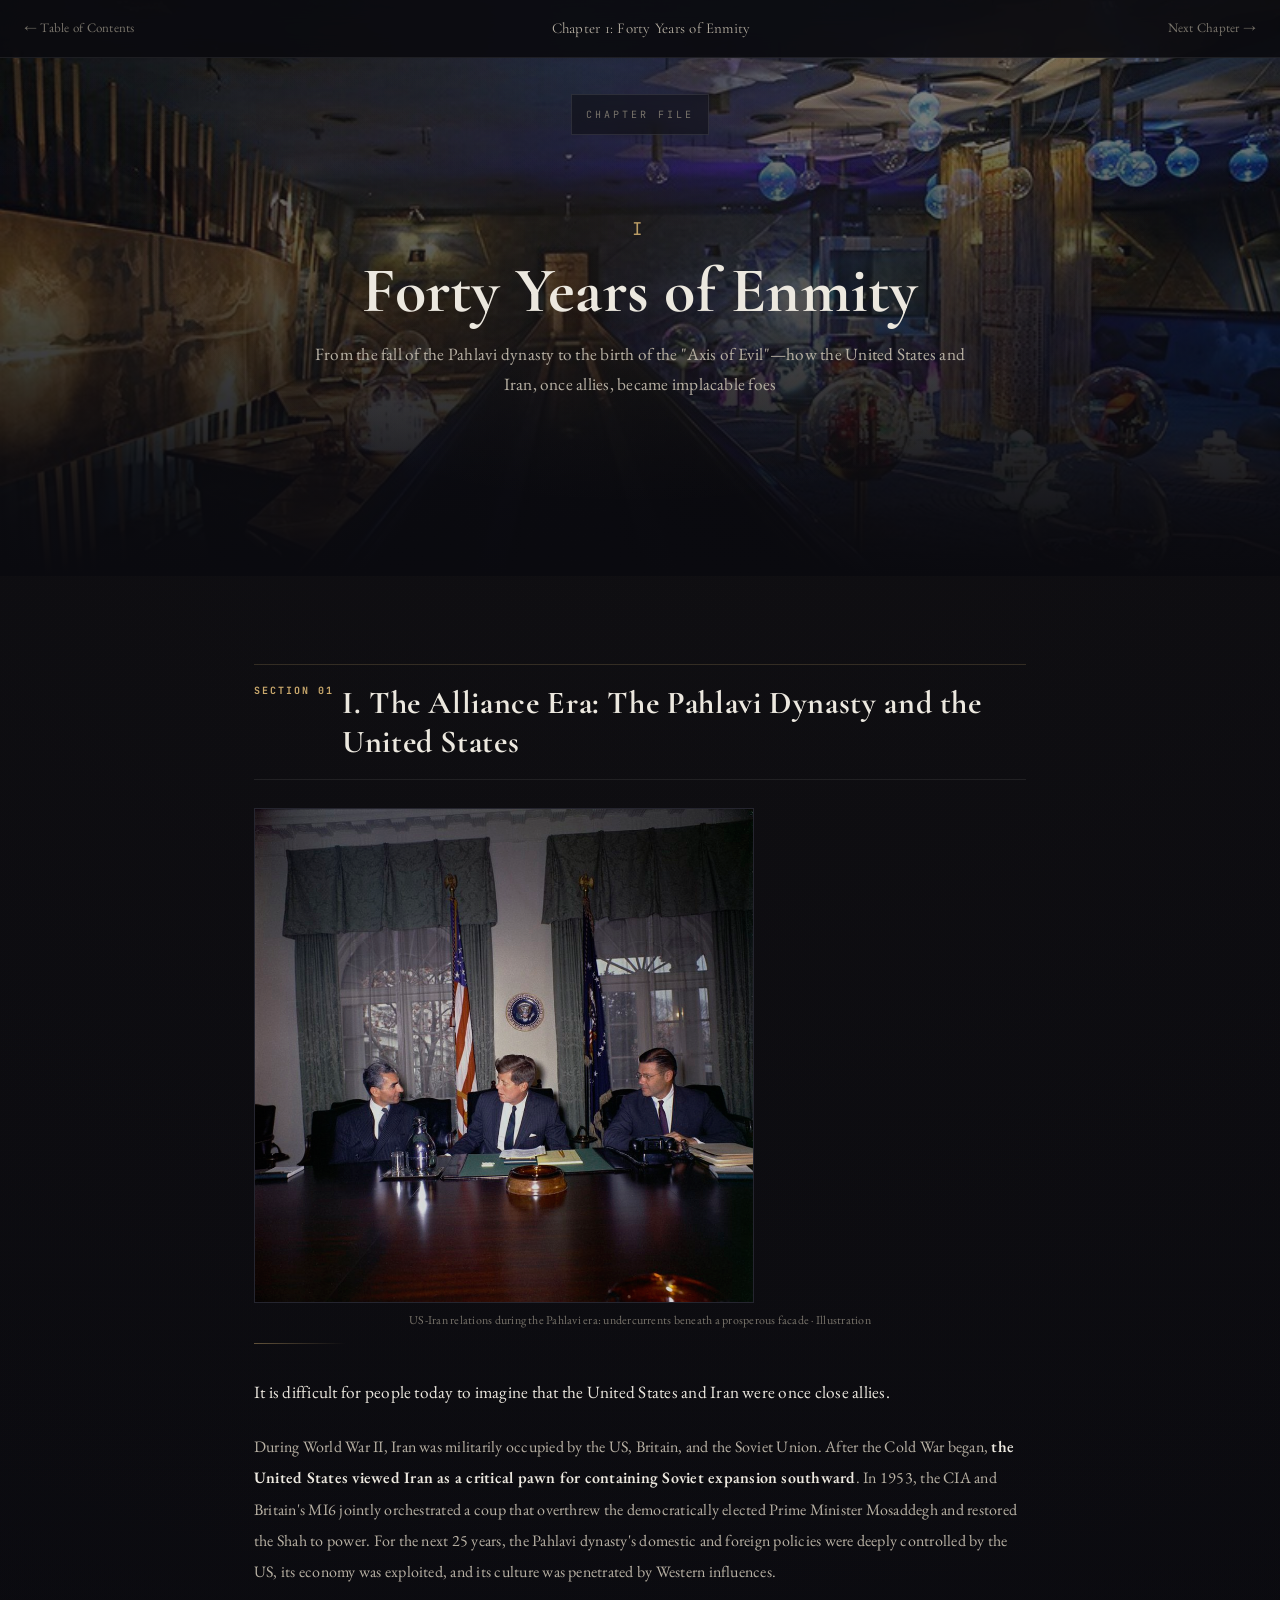
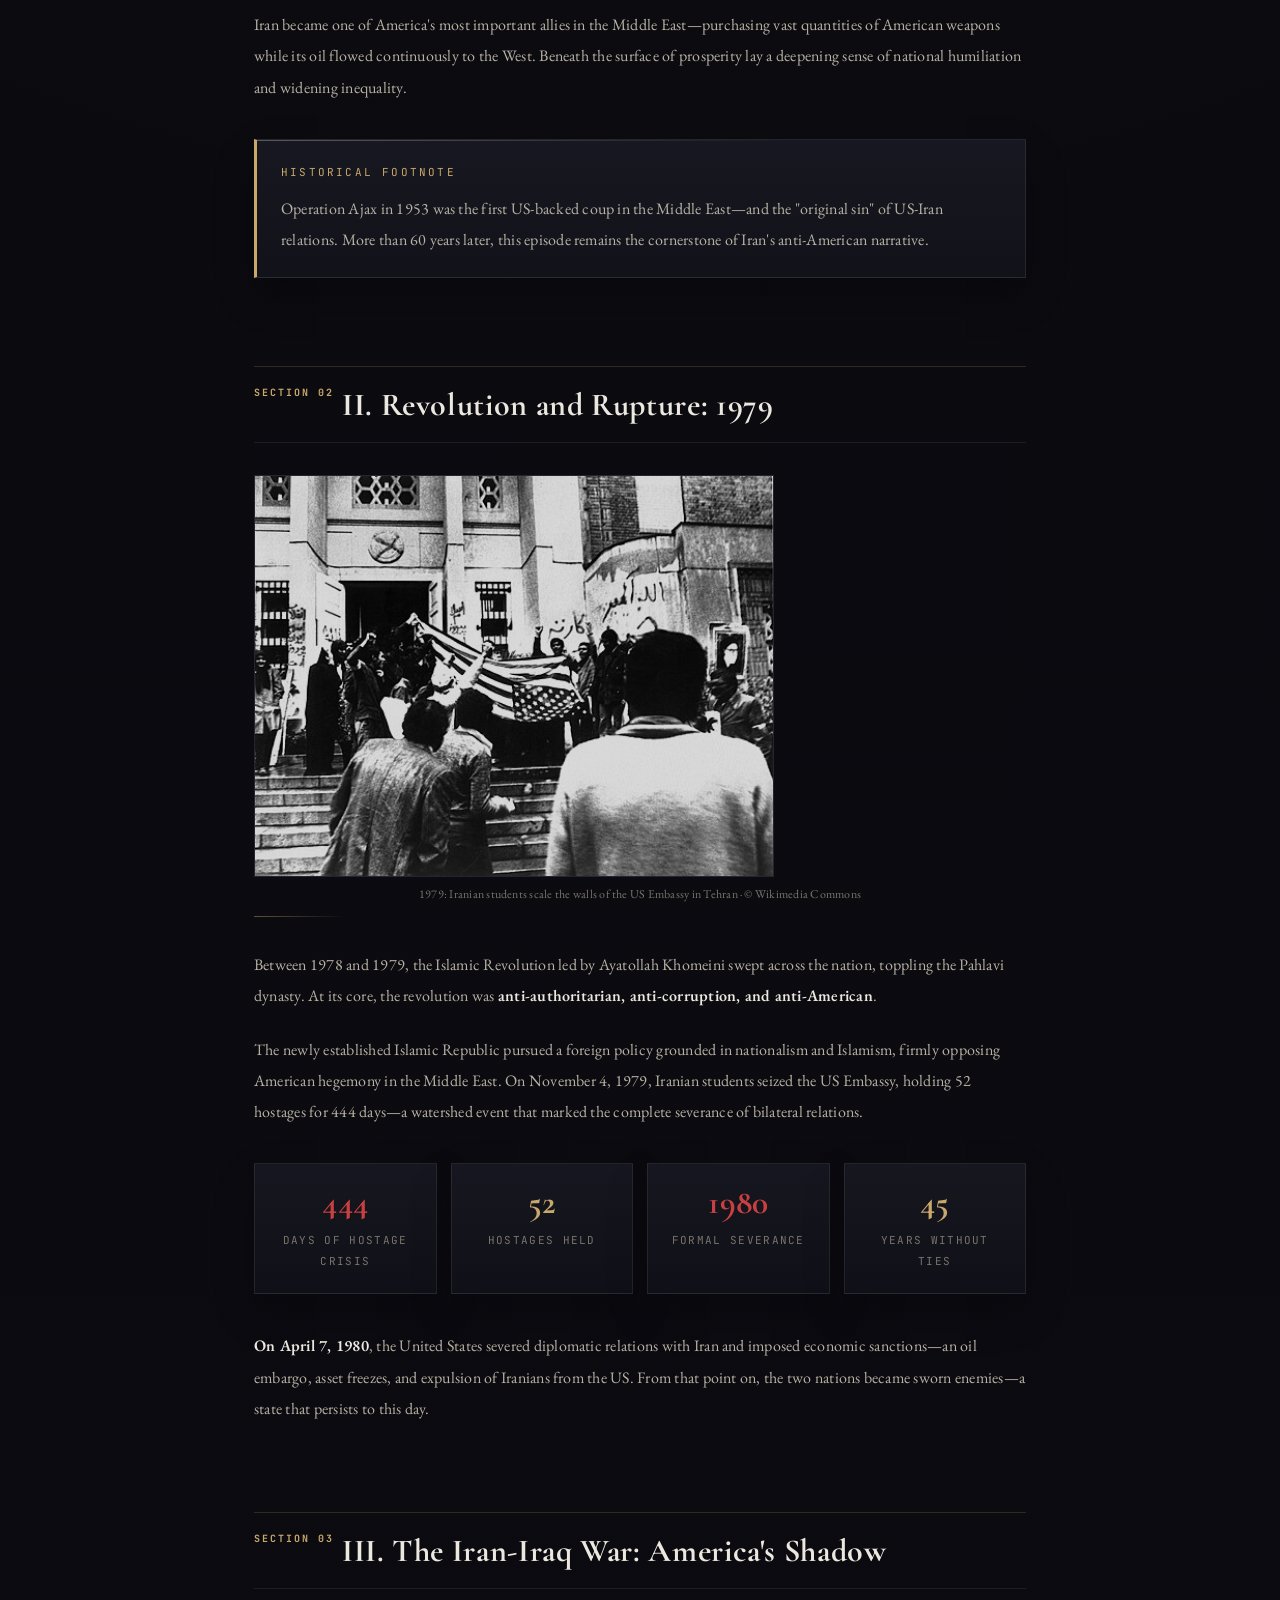
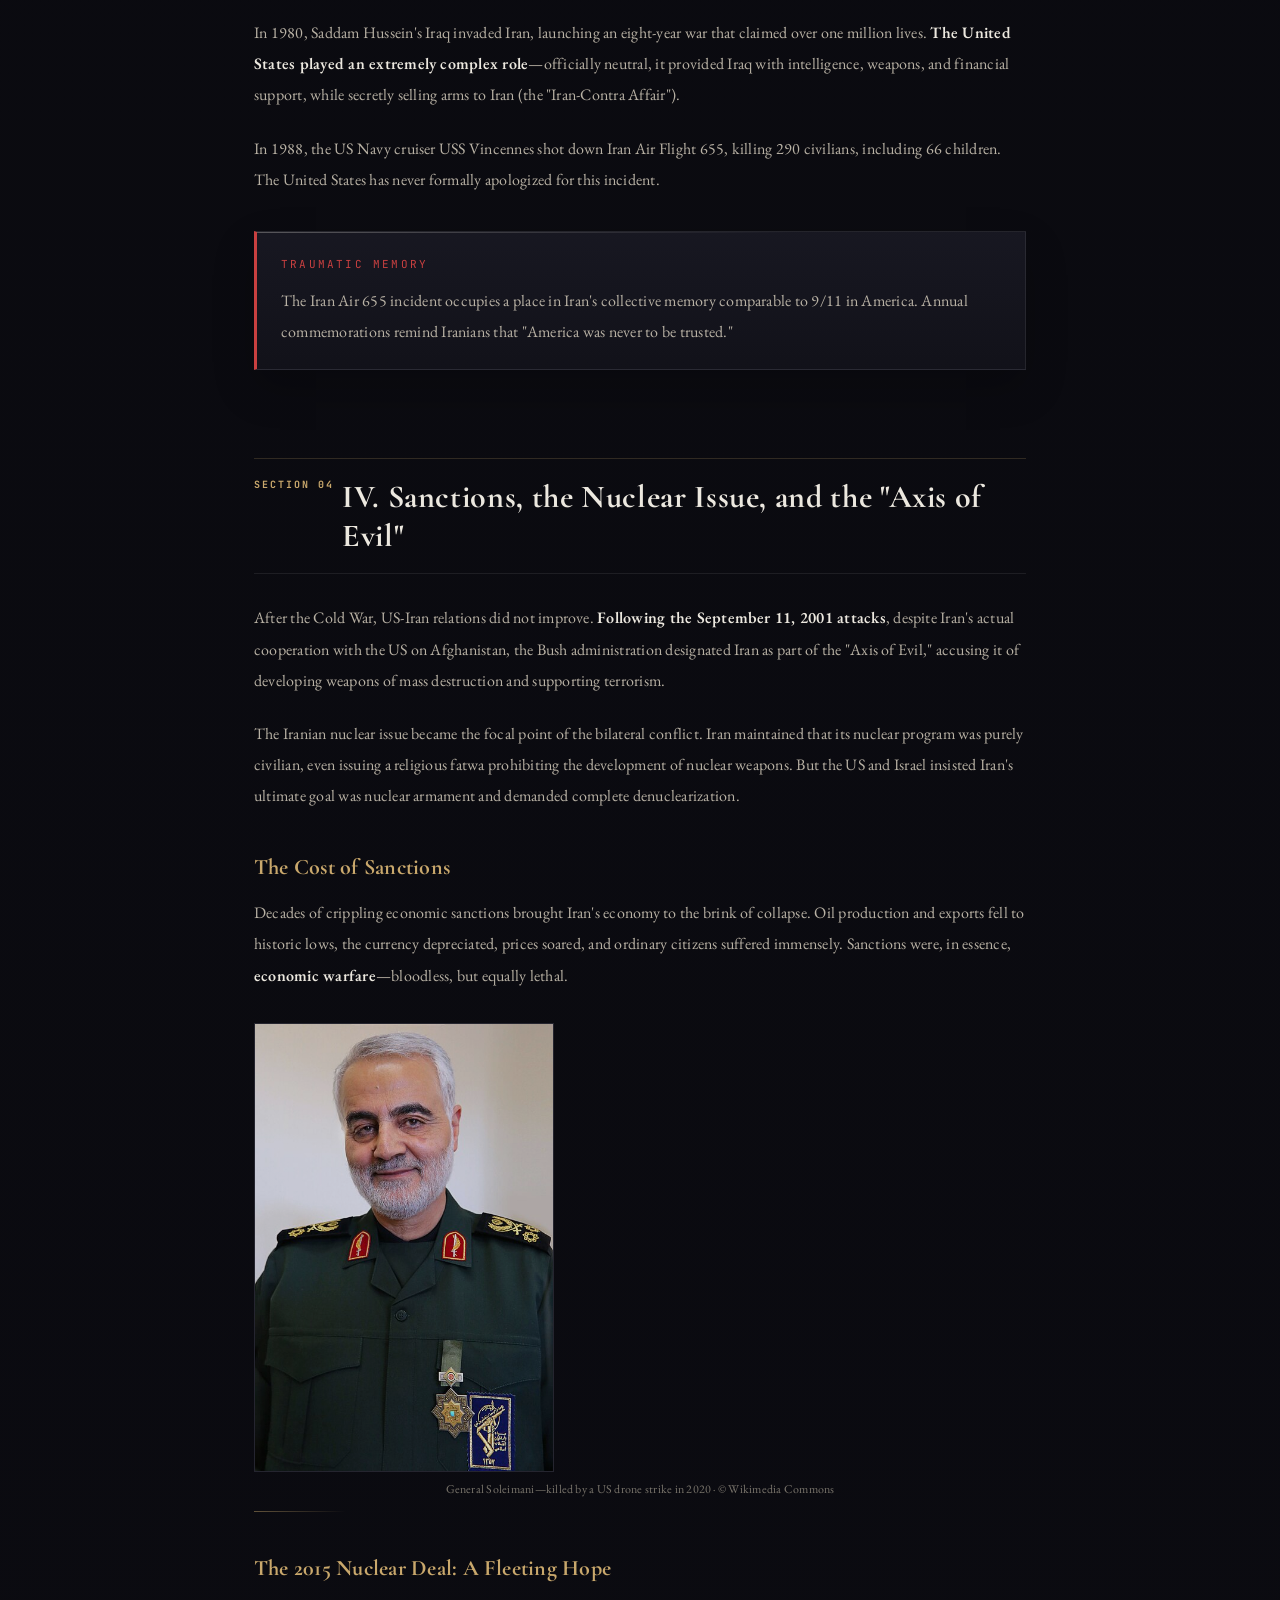
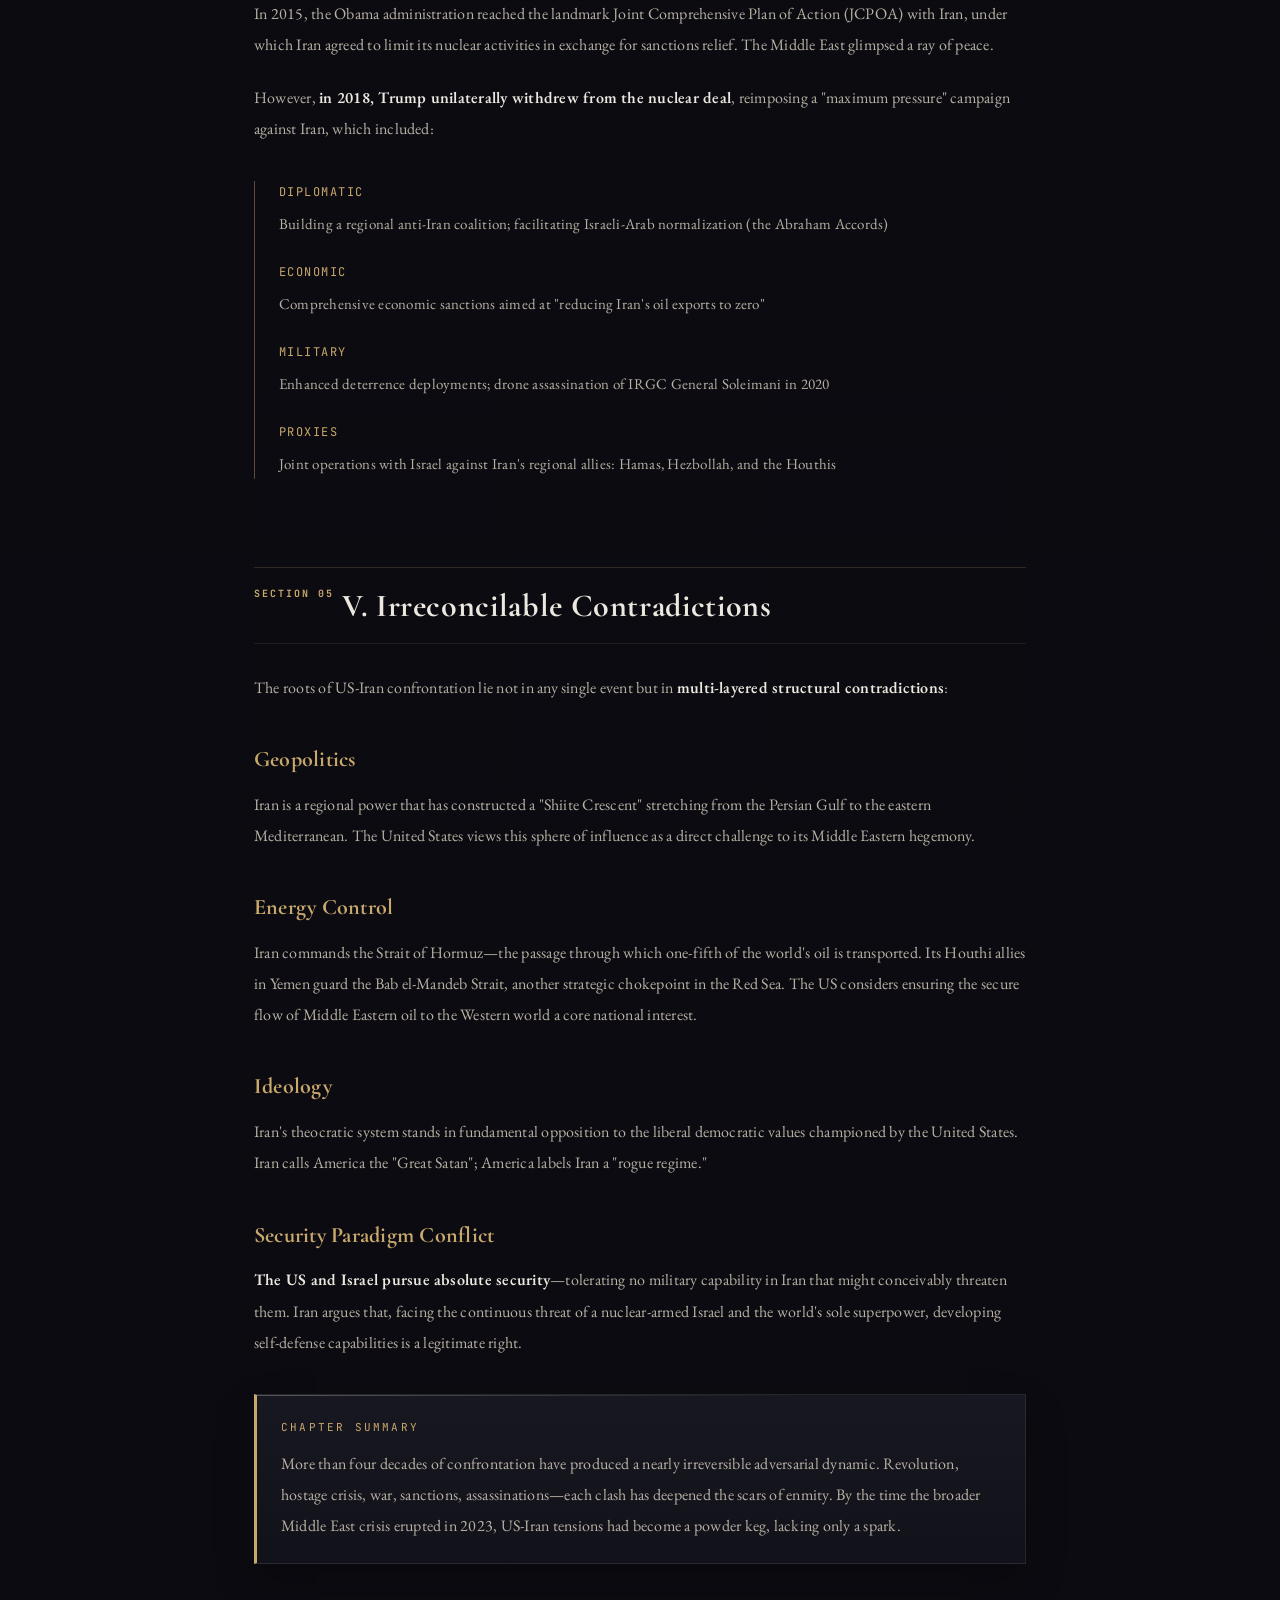
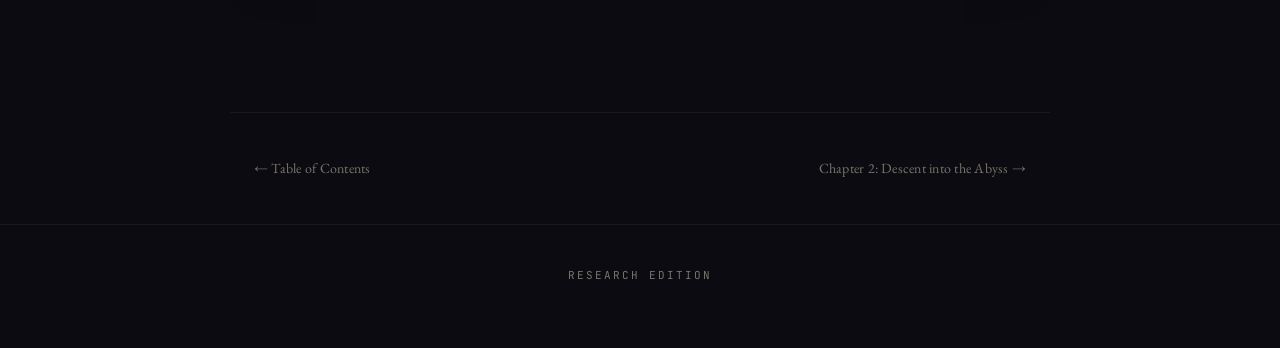
<file: en/chapter1-forty-years.html>
<!DOCTYPE html>
<html lang="en">
<head>
<meta charset="UTF-8">
<meta name="viewport" content="width=device-width, initial-scale=1.0">
<title>Chapter 1: Forty Years of Enmity — The Persian Gulf Enigma</title>
<link rel="preconnect" href="https://fonts.googleapis.com">
<link rel="preconnect" href="https://fonts.gstatic.com" crossorigin>
<link href="https://fonts.googleapis.com/css2?family=Cormorant+Garamond:ital,wght@0,400;0,600;0,700;1,400&family=EB+Garamond:ital,wght@0,400;0,600;0,700;1,400&family=JetBrains+Mono:wght@400;500&display=swap" rel="stylesheet">
<link rel="stylesheet" href="../assets/chapter.css">
<style>
.ch-hero{--chapter-accent:var(--accent);--chapter-glow:rgba(201,168,108,0.08);}
</style>
</head>
<body>

<nav class="nav">
  <a href="index.html">← Table of Contents</a>
  <span class="nav-title">Chapter 1: Forty Years of Enmity</span>
  <a href="chapter2-abyss.html">Next Chapter →</a>
</nav>

<section class="ch-hero" style="background:linear-gradient(to bottom, rgba(10,10,15,0.45) 0%, rgba(10,10,15,0.65) 40%, rgba(10,10,15,0.9) 80%, #0a0a0f 100%), url('../assets/azadi-tower.jpg') center/cover no-repeat;">
  <div class="ch-num">I</div>
  <div class="ch-title">Forty Years of Enmity</div>
  <div class="ch-subtitle">From the fall of the Pahlavi dynasty to the birth of the "Axis of Evil"—how the United States and Iran, once allies, became implacable foes</div>
</section>

<article class="content">

<h2>I. The Alliance Era: The Pahlavi Dynasty and the United States</h2>

<figure style="margin:0 0 32px;text-align:center;">
  <img src="../assets/shah-johnson.jpg" alt="The US-Iran alliance era" style="width:100%;max-width:500px;opacity:0.85;border:1px solid var(--border);">
  <figcaption style="font-size:12px;color:var(--text-muted);margin-top:8px;">US-Iran relations during the Pahlavi era: undercurrents beneath a prosperous facade · Illustration</figcaption>
</figure>
<p>It is difficult for people today to imagine that the United States and Iran were once close allies.</p>

<p>During World War II, Iran was militarily occupied by the US, Britain, and the Soviet Union. After the Cold War began, <strong>the United States viewed Iran as a critical pawn for containing Soviet expansion southward</strong>. In 1953, the CIA and Britain's MI6 jointly orchestrated a coup that overthrew the democratically elected Prime Minister Mosaddegh and restored the Shah to power. For the next 25 years, the Pahlavi dynasty's domestic and foreign policies were deeply controlled by the US, its economy was exploited, and its culture was penetrated by Western influences.</p>

<p>Iran became one of America's most important allies in the Middle East—purchasing vast quantities of American weapons while its oil flowed continuously to the West. Beneath the surface of prosperity lay a deepening sense of national humiliation and widening inequality.</p>

<div class="callout">
  <div class="callout-title">Historical Footnote</div>
  <p style="margin:0;color:var(--text-secondary)">Operation Ajax in 1953 was the first US-backed coup in the Middle East—and the "original sin" of US-Iran relations. More than 60 years later, this episode remains the cornerstone of Iran's anti-American narrative.</p>
</div>

<h2>II. Revolution and Rupture: 1979</h2>

<figure style="margin:32px 0;text-align:center;">
  <img src="../assets/hostage-crisis.jpg" alt="1979 Iranian students seize the US Embassy" style="width:100%;max-width:520px;opacity:0.85;border:1px solid var(--border);">
  <figcaption style="font-size:12px;color:var(--text-muted);margin-top:8px;">1979: Iranian students scale the walls of the US Embassy in Tehran · © Wikimedia Commons</figcaption>
</figure>
<p>Between 1978 and 1979, the Islamic Revolution led by Ayatollah Khomeini swept across the nation, toppling the Pahlavi dynasty. At its core, the revolution was <strong>anti-authoritarian, anti-corruption, and anti-American</strong>.</p>

<p>The newly established Islamic Republic pursued a foreign policy grounded in nationalism and Islamism, firmly opposing American hegemony in the Middle East. On November 4, 1979, Iranian students seized the US Embassy, holding 52 hostages for 444 days—a watershed event that marked the complete severance of bilateral relations.</p>

<div class="data-card">
  <div class="dc-item">
    <div class="dc-value red">444</div>
    <div class="dc-label">Days of Hostage Crisis</div>
  </div>
  <div class="dc-item">
    <div class="dc-value">52</div>
    <div class="dc-label">Hostages Held</div>
  </div>
  <div class="dc-item">
    <div class="dc-value red">1980</div>
    <div class="dc-label">Formal Severance</div>
  </div>
  <div class="dc-item">
    <div class="dc-value">45</div>
    <div class="dc-label">Years Without Ties</div>
  </div>
</div>

<p><strong>On April 7, 1980</strong>, the United States severed diplomatic relations with Iran and imposed economic sanctions—an oil embargo, asset freezes, and expulsion of Iranians from the US. From that point on, the two nations became sworn enemies—a state that persists to this day.</p>

<h2>III. The Iran-Iraq War: America's Shadow</h2>

<p>In 1980, Saddam Hussein's Iraq invaded Iran, launching an eight-year war that claimed over one million lives. <strong>The United States played an extremely complex role</strong>—officially neutral, it provided Iraq with intelligence, weapons, and financial support, while secretly selling arms to Iran (the "Iran-Contra Affair").</p>

<p>In 1988, the US Navy cruiser USS Vincennes shot down Iran Air Flight 655, killing 290 civilians, including 66 children. The United States has never formally apologized for this incident.</p>

<div class="callout danger">
  <div class="callout-title">Traumatic Memory</div>
  <p style="margin:0;color:var(--text-secondary)">The Iran Air 655 incident occupies a place in Iran's collective memory comparable to 9/11 in America. Annual commemorations remind Iranians that "America was never to be trusted."</p>
</div>

<h2>IV. Sanctions, the Nuclear Issue, and the "Axis of Evil"</h2>

<p>After the Cold War, US-Iran relations did not improve. <strong>Following the September 11, 2001 attacks</strong>, despite Iran's actual cooperation with the US on Afghanistan, the Bush administration designated Iran as part of the "Axis of Evil," accusing it of developing weapons of mass destruction and supporting terrorism.</p>

<p>The Iranian nuclear issue became the focal point of the bilateral conflict. Iran maintained that its nuclear program was purely civilian, even issuing a religious fatwa prohibiting the development of nuclear weapons. But the US and Israel insisted Iran's ultimate goal was nuclear armament and demanded complete denuclearization.</p>

<h3>The Cost of Sanctions</h3>

<p>Decades of crippling economic sanctions brought Iran's economy to the brink of collapse. Oil production and exports fell to historic lows, the currency depreciated, prices soared, and ordinary citizens suffered immensely. Sanctions were, in essence, <strong>economic warfare</strong>—bloodless, but equally lethal.</p>

<figure style="margin:32px 0;text-align:center;">
  <img src="../assets/soleimani.jpg" alt="Major General Soleimani" style="width:100%;max-width:300px;opacity:0.85;border:1px solid var(--border);">
  <figcaption style="font-size:12px;color:var(--text-muted);margin-top:8px;">General Soleimani—killed by a US drone strike in 2020 · © Wikimedia Commons</figcaption>
</figure>
<h3>The 2015 Nuclear Deal: A Fleeting Hope</h3>

<p>In 2015, the Obama administration reached the landmark Joint Comprehensive Plan of Action (JCPOA) with Iran, under which Iran agreed to limit its nuclear activities in exchange for sanctions relief. The Middle East glimpsed a ray of peace.</p>

<p>However, <strong>in 2018, Trump unilaterally withdrew from the nuclear deal</strong>, reimposing a "maximum pressure" campaign against Iran, which included:</p>

<div class="mini-tl">
  <div class="mini-tl-item">
    <div class="mini-tl-date">Diplomatic</div>
    <div class="mini-tl-text">Building a regional anti-Iran coalition; facilitating Israeli-Arab normalization (the Abraham Accords)</div>
  </div>
  <div class="mini-tl-item">
    <div class="mini-tl-date">Economic</div>
    <div class="mini-tl-text">Comprehensive economic sanctions aimed at "reducing Iran's oil exports to zero"</div>
  </div>
  <div class="mini-tl-item">
    <div class="mini-tl-date">Military</div>
    <div class="mini-tl-text">Enhanced deterrence deployments; drone assassination of IRGC General Soleimani in 2020</div>
  </div>
  <div class="mini-tl-item">
    <div class="mini-tl-date">Proxies</div>
    <div class="mini-tl-text">Joint operations with Israel against Iran's regional allies: Hamas, Hezbollah, and the Houthis</div>
  </div>
</div>

<h2>V. Irreconcilable Contradictions</h2>

<p>The roots of US-Iran confrontation lie not in any single event but in <strong>multi-layered structural contradictions</strong>:</p>

<h3>Geopolitics</h3>
<p>Iran is a regional power that has constructed a "Shiite Crescent" stretching from the Persian Gulf to the eastern Mediterranean. The United States views this sphere of influence as a direct challenge to its Middle Eastern hegemony.</p>

<h3>Energy Control</h3>
<p>Iran commands the Strait of Hormuz—the passage through which one-fifth of the world's oil is transported. Its Houthi allies in Yemen guard the Bab el-Mandeb Strait, another strategic chokepoint in the Red Sea. The US considers ensuring the secure flow of Middle Eastern oil to the Western world a core national interest.</p>

<h3>Ideology</h3>
<p>Iran's theocratic system stands in fundamental opposition to the liberal democratic values championed by the United States. Iran calls America the "Great Satan"; America labels Iran a "rogue regime."</p>

<h3>Security Paradigm Conflict</h3>
<p><strong>The US and Israel pursue absolute security</strong>—tolerating no military capability in Iran that might conceivably threaten them. Iran argues that, facing the continuous threat of a nuclear-armed Israel and the world's sole superpower, developing self-defense capabilities is a legitimate right.</p>

<div class="callout">
  <div class="callout-title">Chapter Summary</div>
  <p style="margin:0;color:var(--text-secondary)">More than four decades of confrontation have produced a nearly irreversible adversarial dynamic. Revolution, hostage crisis, war, sanctions, assassinations—each clash has deepened the scars of enmity. By the time the broader Middle East crisis erupted in 2023, US-Iran tensions had become a powder keg, lacking only a spark.</p>
</div>

</article>

<div class="ch-nav">
  <a href="index.html">← Table of Contents</a>
  <a href="chapter2-abyss.html">Chapter 2: Descent into the Abyss →</a>
</div>

<footer class="footer">
  <div class="footer-brand">Research edition</div>
</footer>

<script>
const observer = new IntersectionObserver((entries) => {
  entries.forEach(entry => { if (entry.isIntersecting) entry.target.classList.add('visible'); });
}, { threshold: 0.1 });
document.querySelectorAll('.reveal').forEach(el => observer.observe(el));
</script>
</body>
</html>
</file>
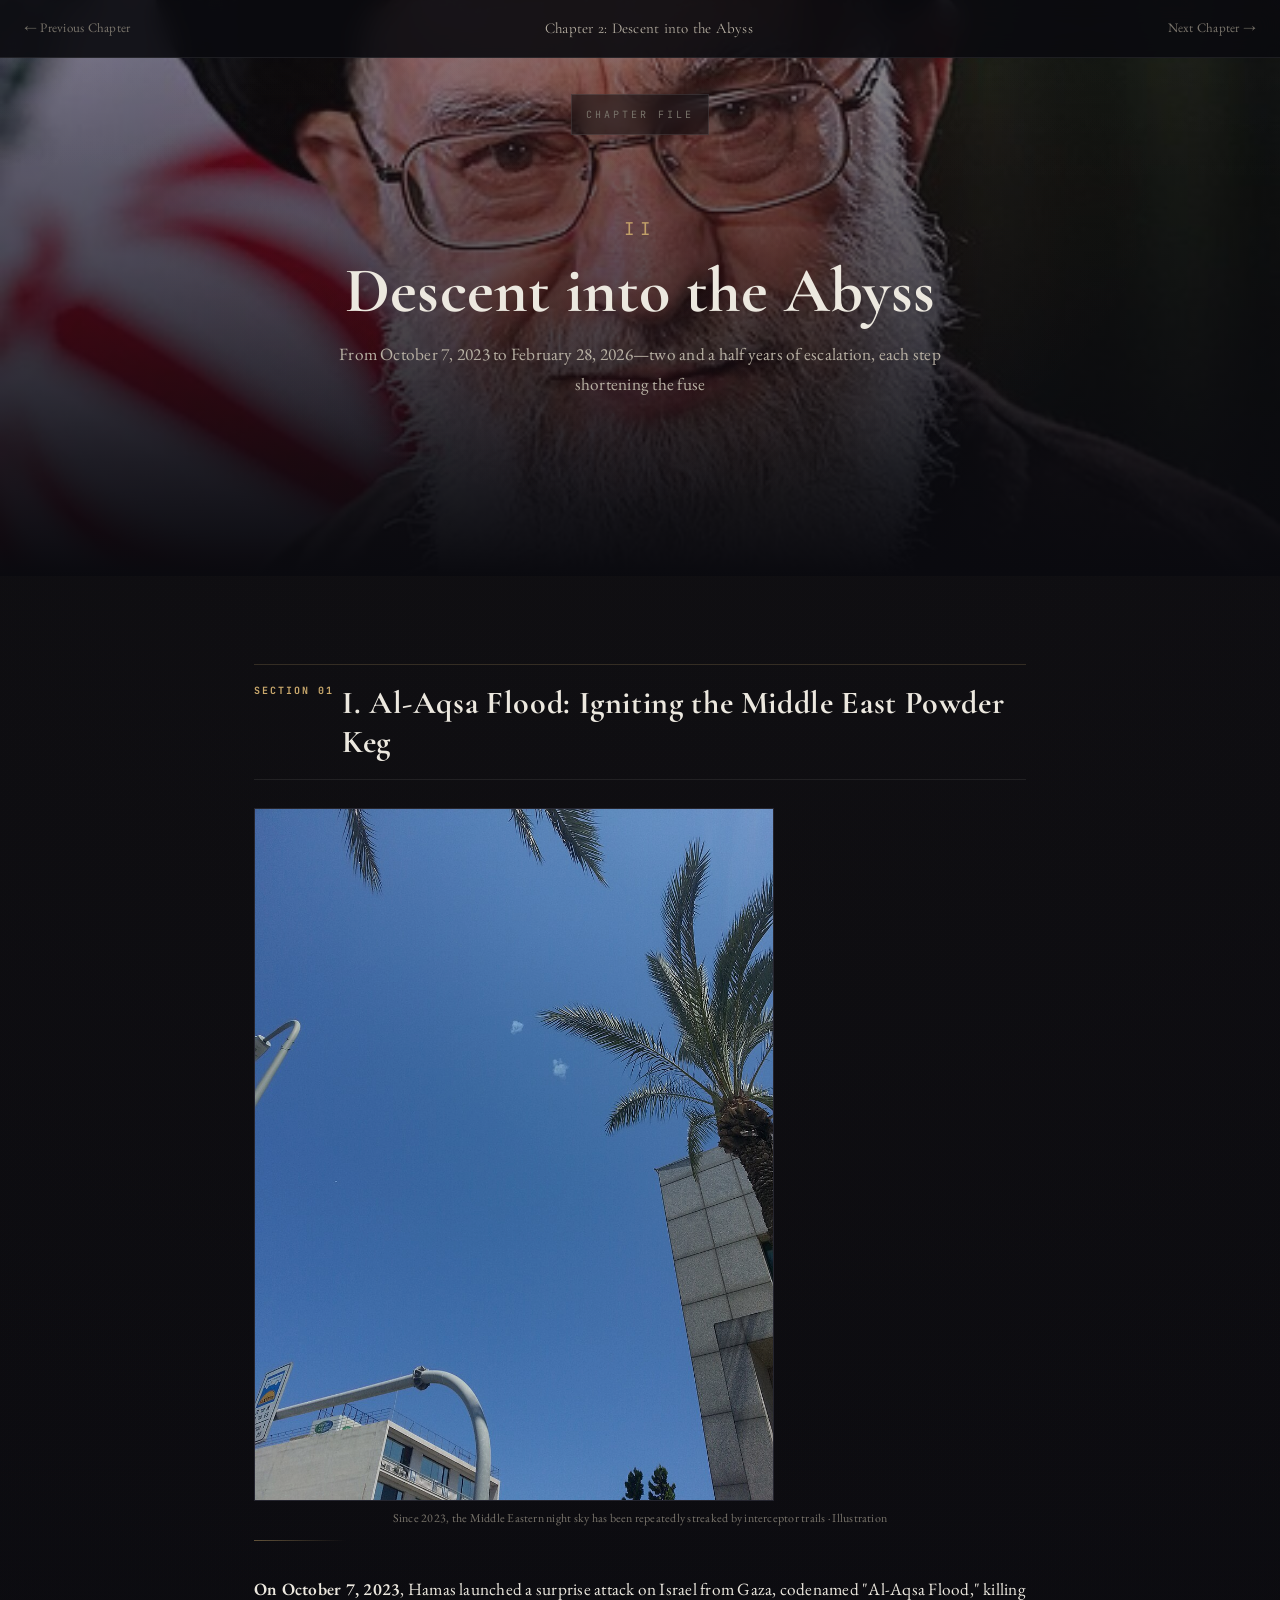
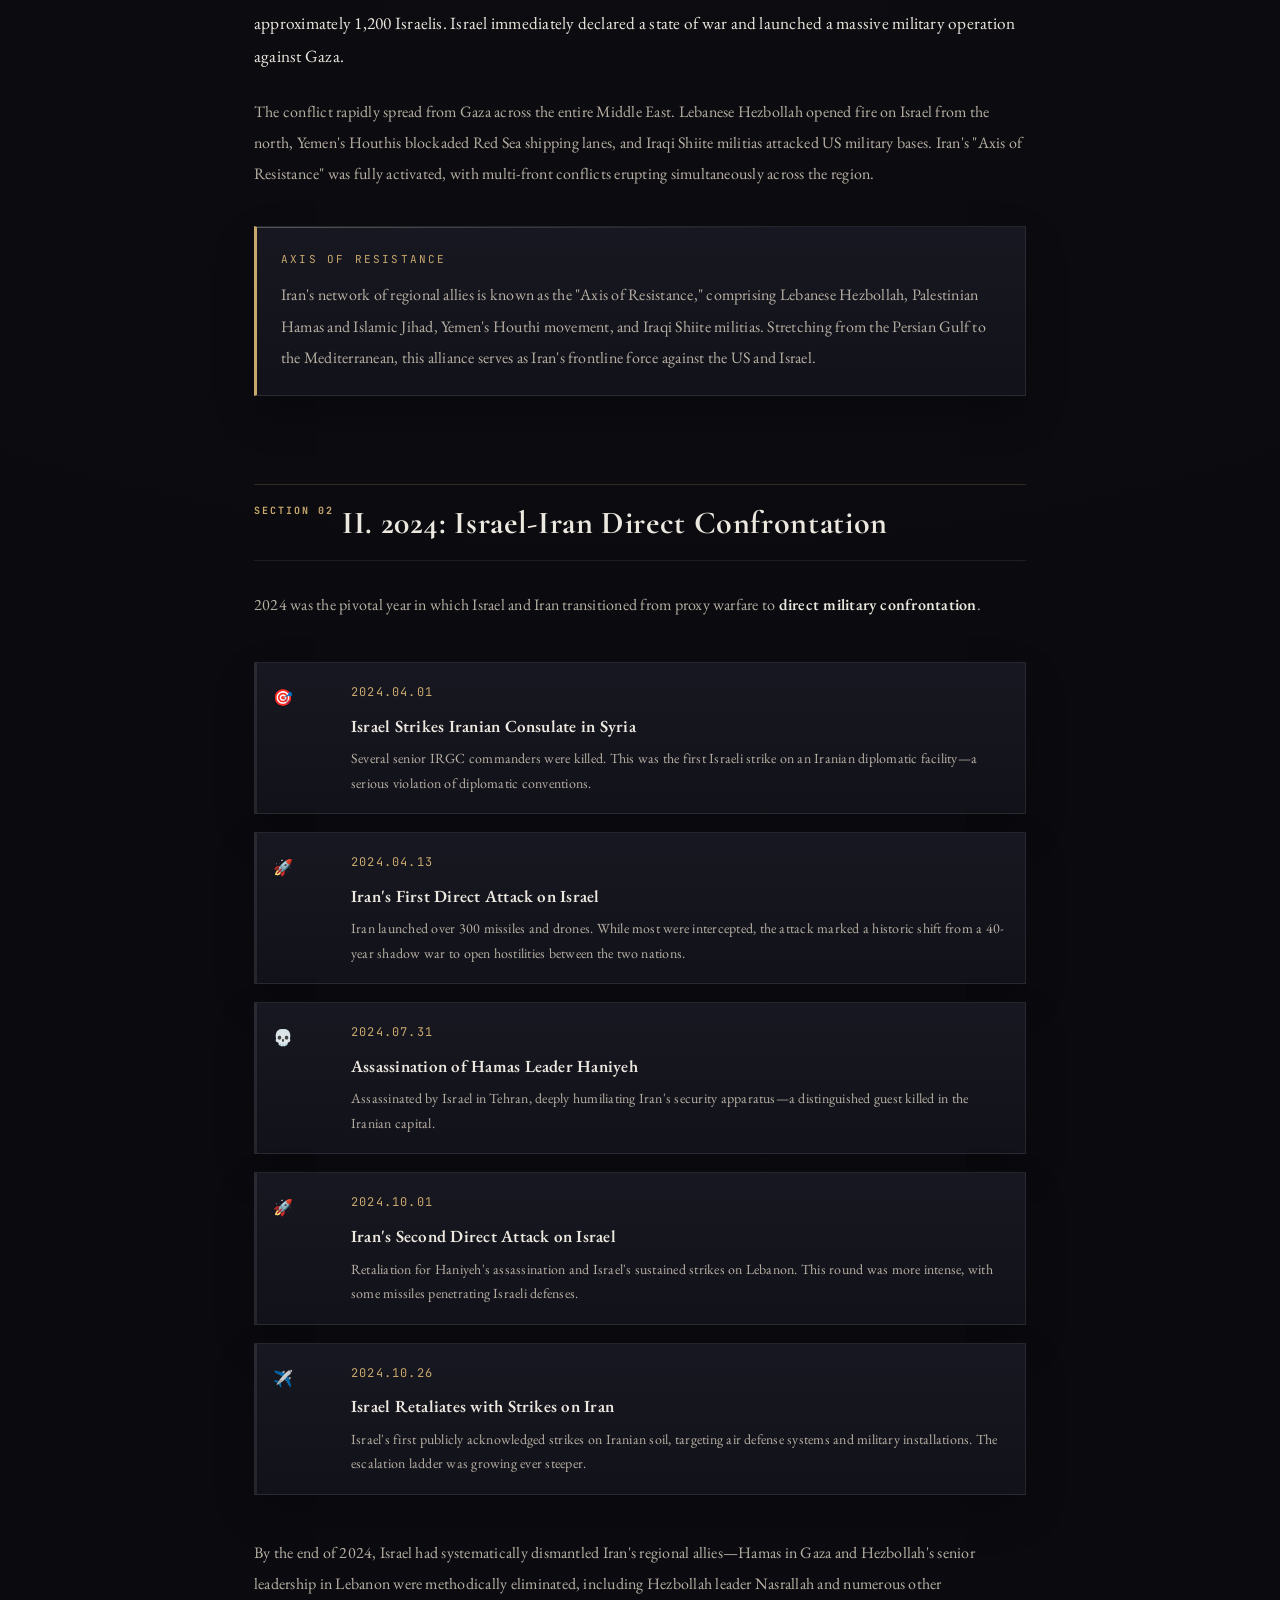
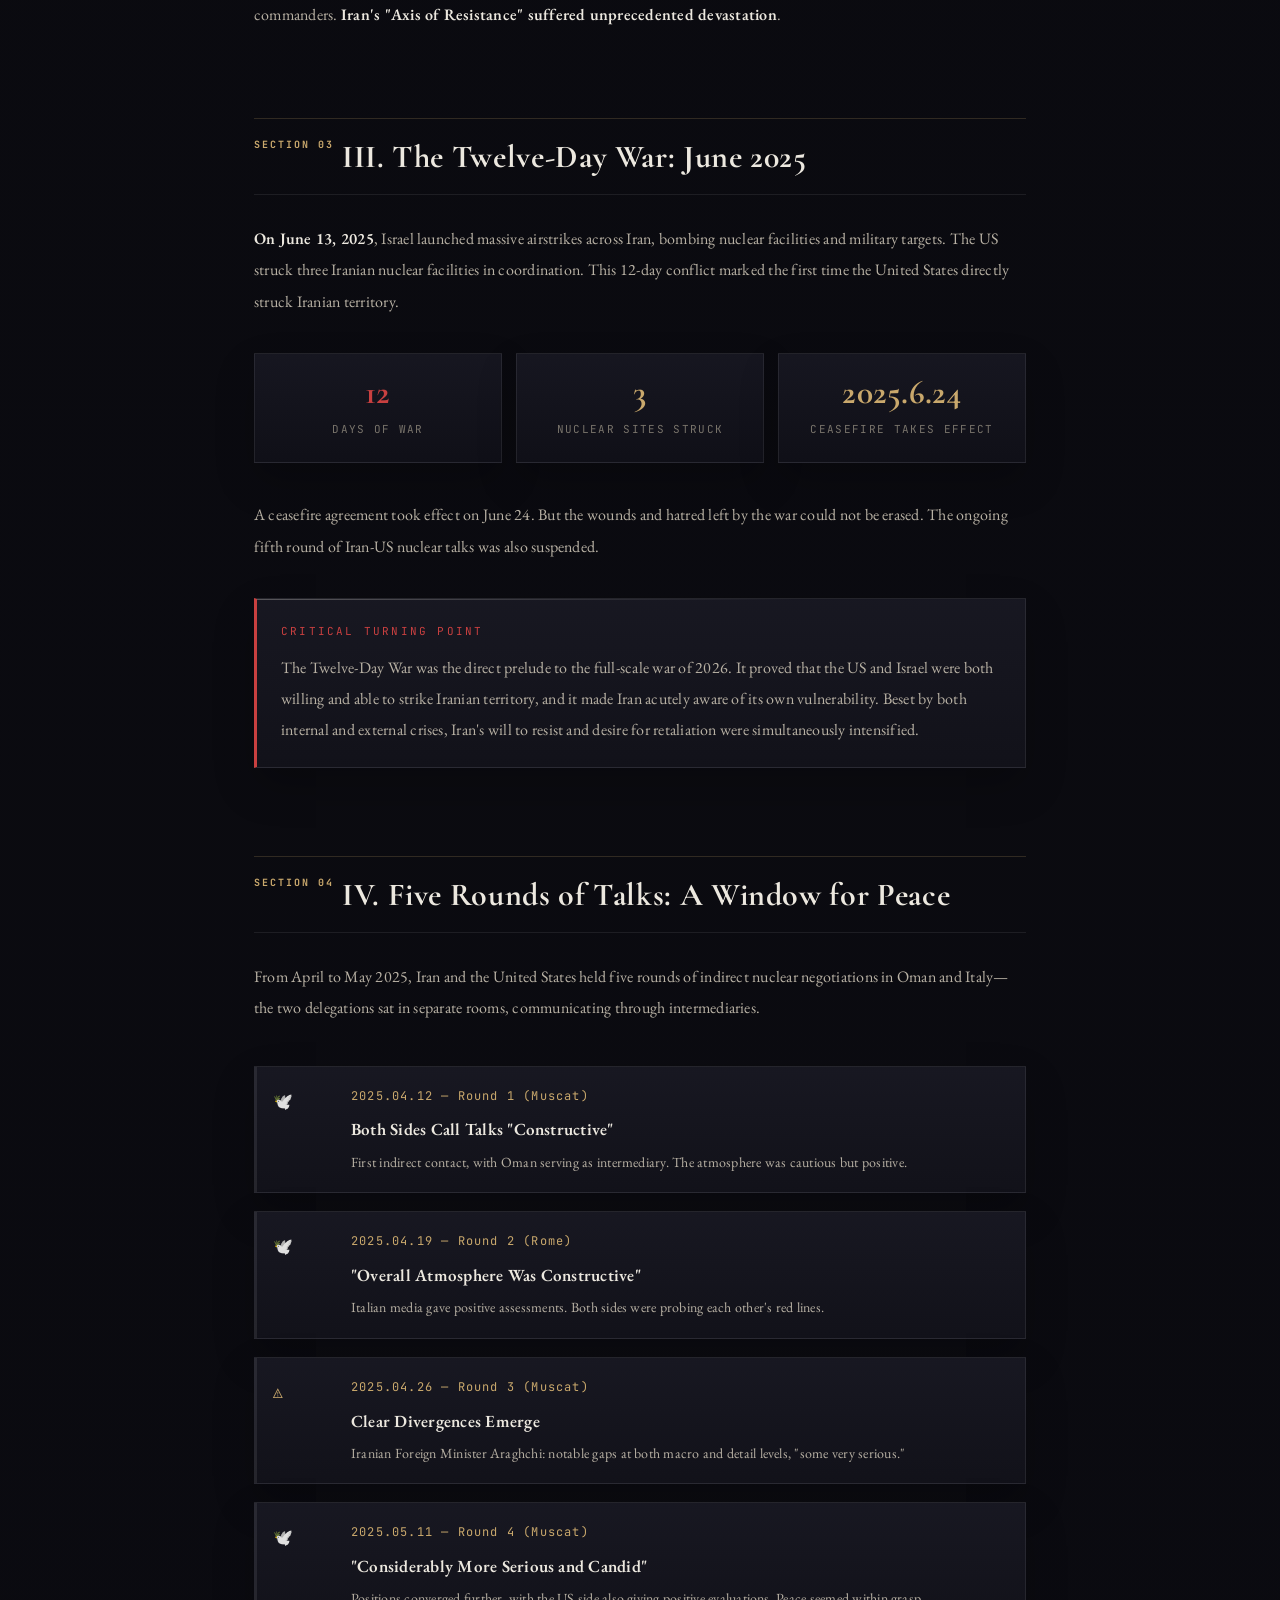
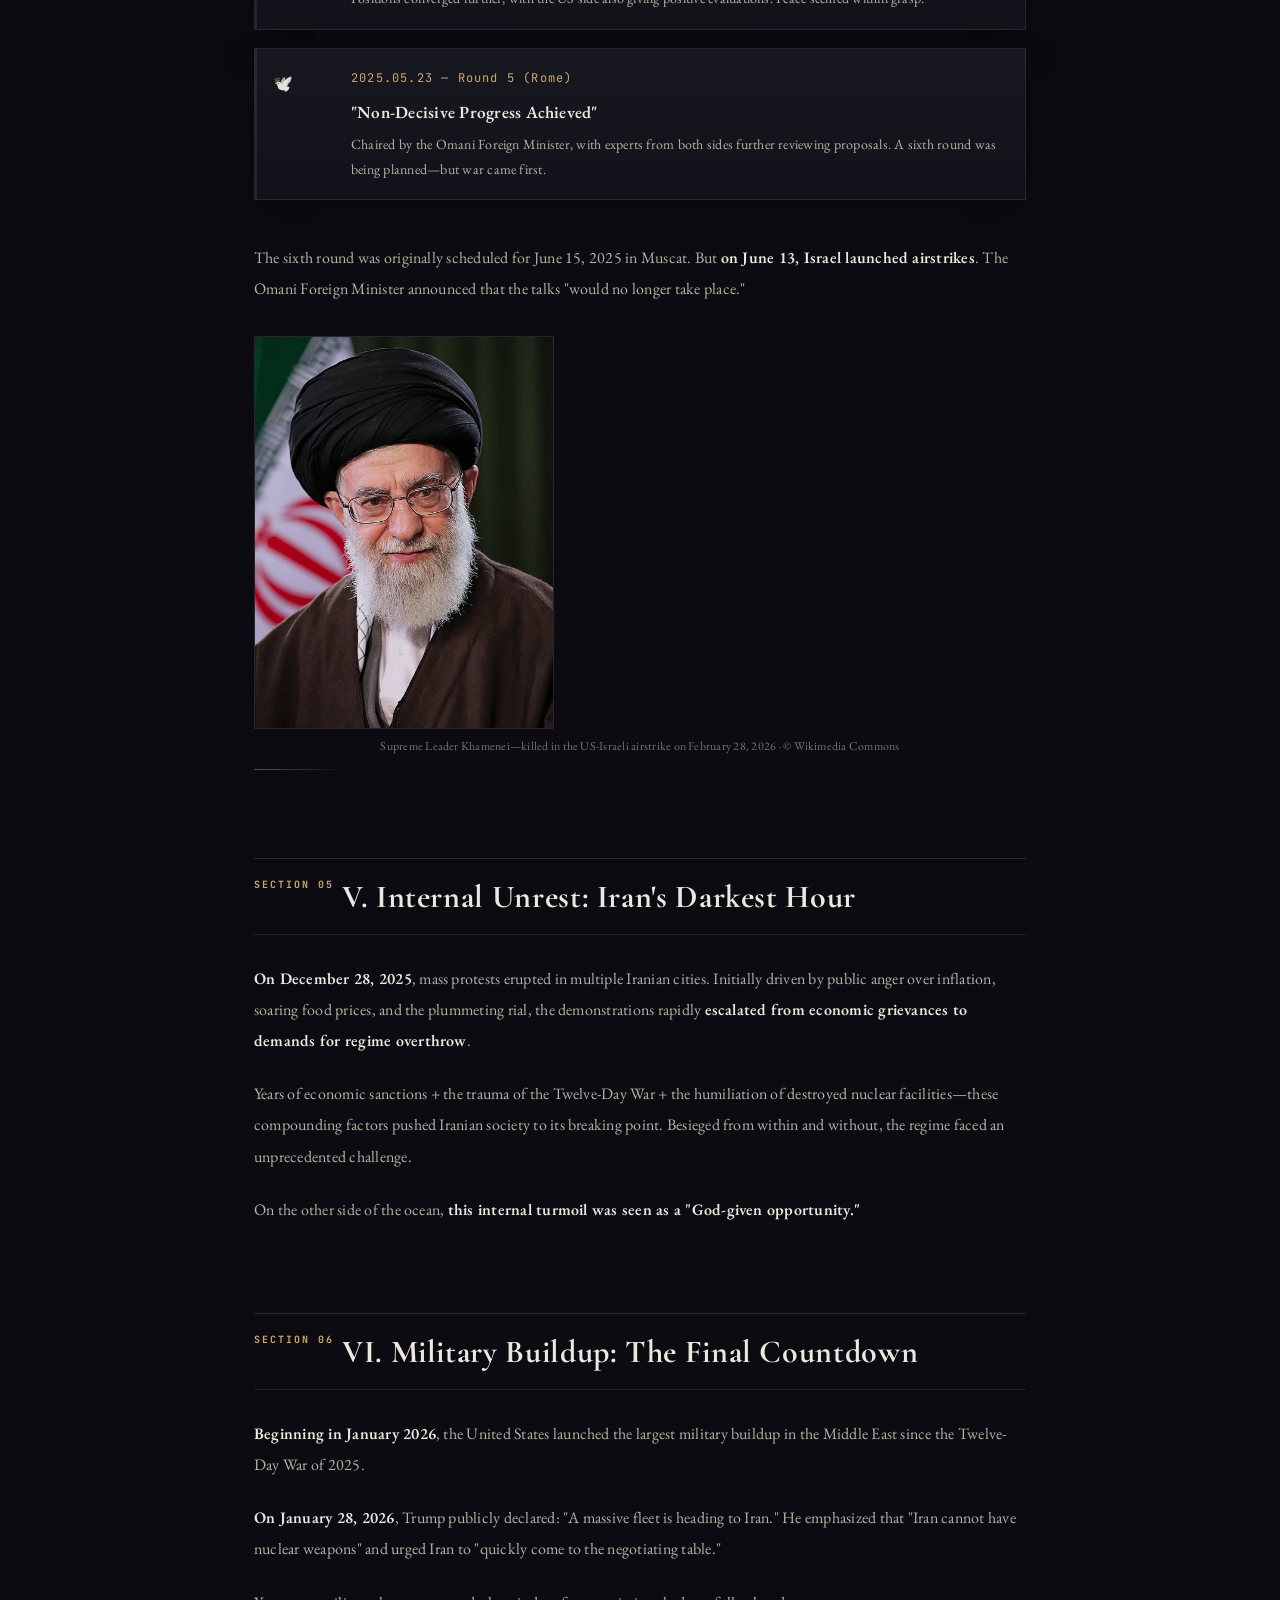
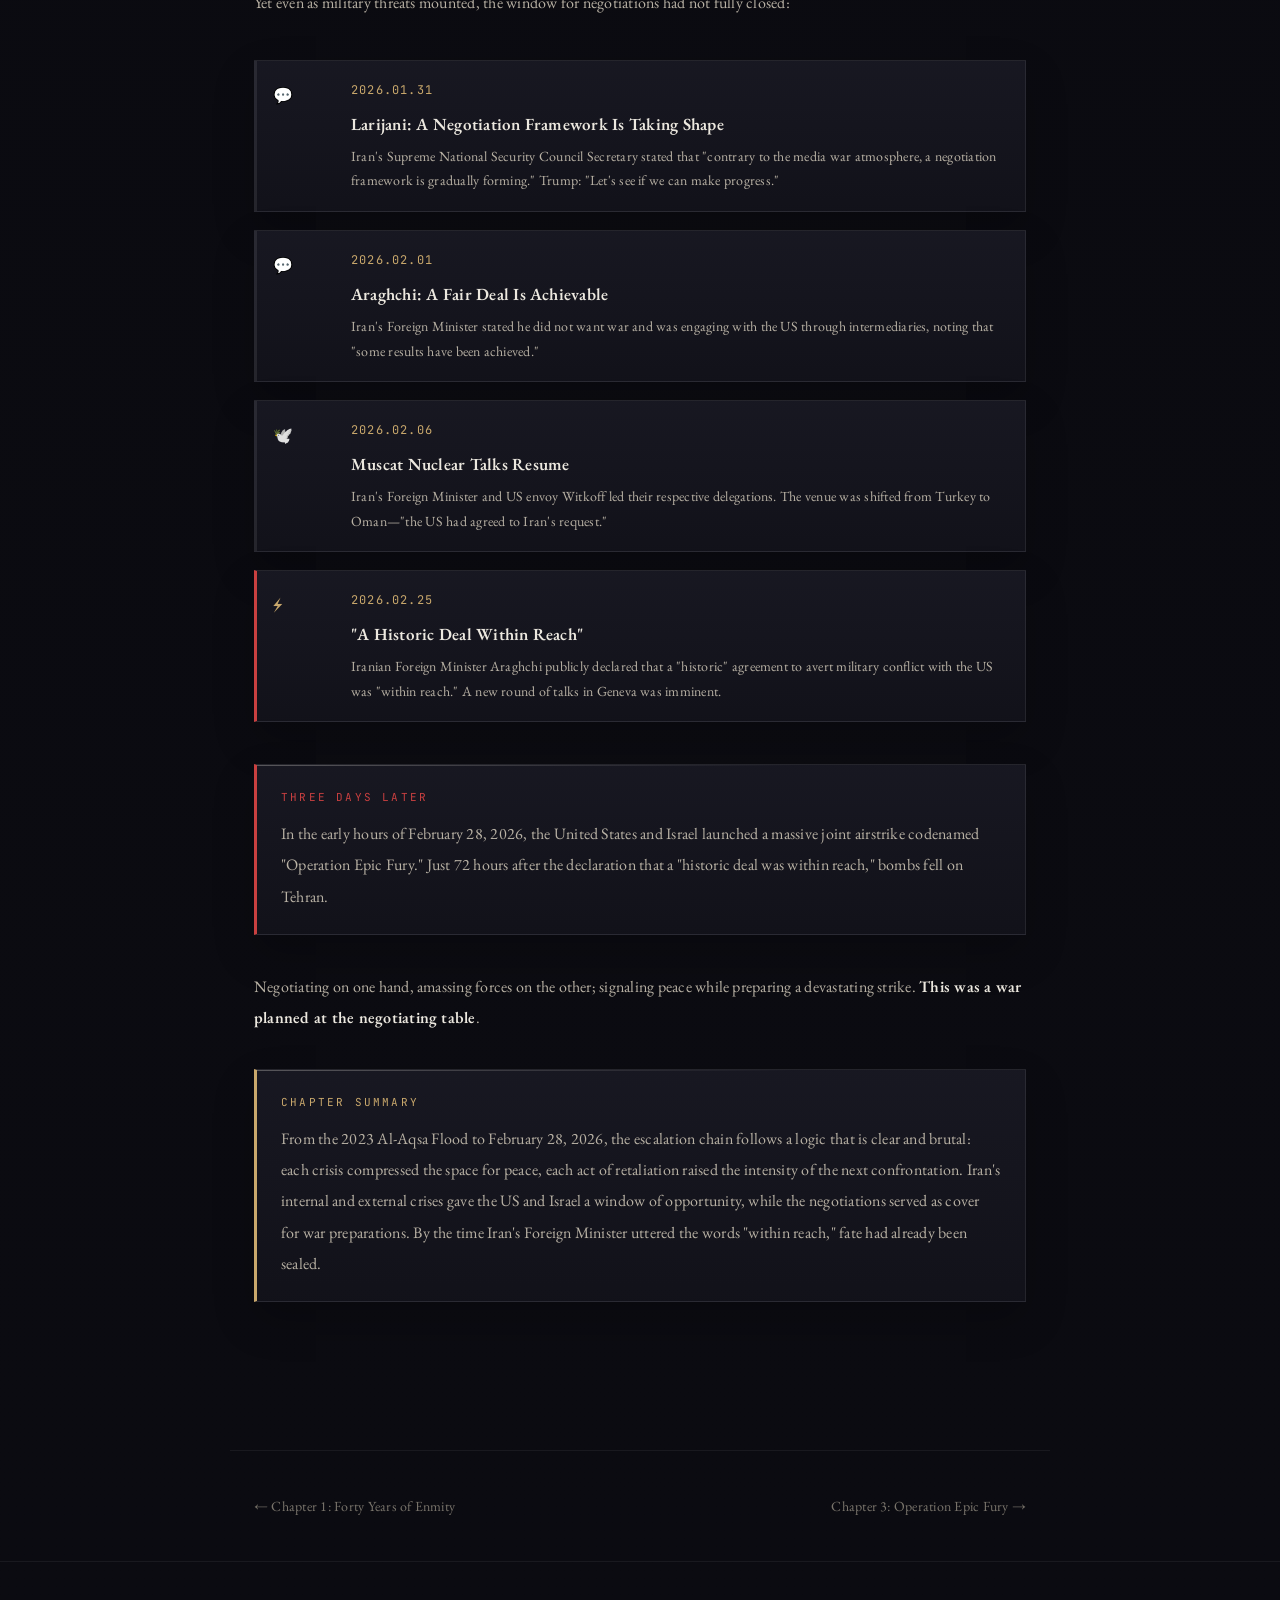
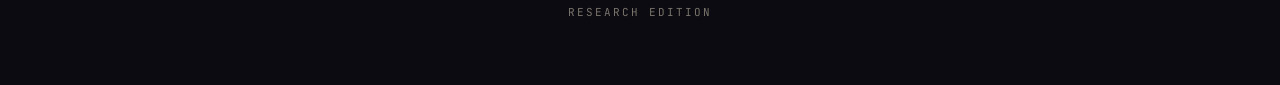
<file: en/chapter2-abyss.html>
<!DOCTYPE html>
<html lang="en">
<head>
<meta charset="UTF-8">
<meta name="viewport" content="width=device-width, initial-scale=1.0">
<title>Chapter 2: Descent into the Abyss — The Persian Gulf Enigma</title>
<link rel="preconnect" href="https://fonts.googleapis.com">
<link rel="preconnect" href="https://fonts.gstatic.com" crossorigin>
<link href="https://fonts.googleapis.com/css2?family=Cormorant+Garamond:ital,wght@0,400;0,600;0,700;1,400&family=EB+Garamond:ital,wght@0,400;0,600;0,700;1,400&family=JetBrains+Mono:wght@400;500&display=swap" rel="stylesheet">
<link rel="stylesheet" href="../assets/chapter.css">
<style>
.ch-hero{--chapter-accent:var(--accent);--chapter-glow:rgba(201,64,64,0.08);}
</style>
</head>
<body>

<nav class="nav">
  <a href="chapter1-forty-years.html">← Previous Chapter</a>
  <span class="nav-title">Chapter 2: Descent into the Abyss</span>
  <a href="chapter3-epic-fury.html">Next Chapter →</a>
</nav>

<section class="ch-hero" style="background:linear-gradient(to bottom, rgba(10,10,15,0.45) 0%, rgba(10,10,15,0.65) 40%, rgba(10,10,15,0.9) 80%, #0a0a0f 100%), url('../assets/khamenei.jpg') center/cover no-repeat;">
  <div class="ch-num">II</div>
  <div class="ch-title">Descent into the Abyss</div>
  <div class="ch-subtitle">From October 7, 2023 to February 28, 2026—two and a half years of escalation, each step shortening the fuse</div>
</section>

<article class="content">

<h2>I. Al-Aqsa Flood: Igniting the Middle East Powder Keg</h2>

<figure style="margin:0 0 32px;text-align:center;">
  <img src="../assets/iron-dome.jpg" alt="Missile interceptions light up the Middle Eastern night sky" style="width:100%;max-width:520px;opacity:0.85;border:1px solid var(--border);">
  <figcaption style="font-size:12px;color:var(--text-muted);margin-top:8px;">Since 2023, the Middle Eastern night sky has been repeatedly streaked by interceptor trails · Illustration</figcaption>
</figure>
<p><strong>On October 7, 2023</strong>, Hamas launched a surprise attack on Israel from Gaza, codenamed "Al-Aqsa Flood," killing approximately 1,200 Israelis. Israel immediately declared a state of war and launched a massive military operation against Gaza.</p>

<p>The conflict rapidly spread from Gaza across the entire Middle East. Lebanese Hezbollah opened fire on Israel from the north, Yemen's Houthis blockaded Red Sea shipping lanes, and Iraqi Shiite militias attacked US military bases. Iran's "Axis of Resistance" was fully activated, with multi-front conflicts erupting simultaneously across the region.</p>

<div class="callout">
  <div class="callout-title">Axis of Resistance</div>
  <p style="margin:0;color:var(--text-secondary)">Iran's network of regional allies is known as the "Axis of Resistance," comprising Lebanese Hezbollah, Palestinian Hamas and Islamic Jihad, Yemen's Houthi movement, and Iraqi Shiite militias. Stretching from the Persian Gulf to the Mediterranean, this alliance serves as Iran's frontline force against the US and Israel.</p>
</div>

<h2>II. 2024: Israel-Iran Direct Confrontation</h2>

<p>2024 was the pivotal year in which Israel and Iran transitioned from proxy warfare to <strong>direct military confrontation</strong>.</p>

<div class="escalation">
  <div class="esc-step">
    <div class="esc-icon">🎯</div>
    <div class="esc-content">
      <div class="esc-date">2024.04.01</div>
      <div class="esc-title">Israel Strikes Iranian Consulate in Syria</div>
      <div class="esc-desc">Several senior IRGC commanders were killed. This was the first Israeli strike on an Iranian diplomatic facility—a serious violation of diplomatic conventions.</div>
    </div>
  </div>
  <div class="esc-step">
    <div class="esc-icon">🚀</div>
    <div class="esc-content">
      <div class="esc-date">2024.04.13</div>
      <div class="esc-title">Iran's First Direct Attack on Israel</div>
      <div class="esc-desc">Iran launched over 300 missiles and drones. While most were intercepted, the attack marked a historic shift from a 40-year shadow war to open hostilities between the two nations.</div>
    </div>
  </div>
  <div class="esc-step">
    <div class="esc-icon">💀</div>
    <div class="esc-content">
      <div class="esc-date">2024.07.31</div>
      <div class="esc-title">Assassination of Hamas Leader Haniyeh</div>
      <div class="esc-desc">Assassinated by Israel in Tehran, deeply humiliating Iran's security apparatus—a distinguished guest killed in the Iranian capital.</div>
    </div>
  </div>
  <div class="esc-step">
    <div class="esc-icon">🚀</div>
    <div class="esc-content">
      <div class="esc-date">2024.10.01</div>
      <div class="esc-title">Iran's Second Direct Attack on Israel</div>
      <div class="esc-desc">Retaliation for Haniyeh's assassination and Israel's sustained strikes on Lebanon. This round was more intense, with some missiles penetrating Israeli defenses.</div>
    </div>
  </div>
  <div class="esc-step">
    <div class="esc-icon">✈️</div>
    <div class="esc-content">
      <div class="esc-date">2024.10.26</div>
      <div class="esc-title">Israel Retaliates with Strikes on Iran</div>
      <div class="esc-desc">Israel's first publicly acknowledged strikes on Iranian soil, targeting air defense systems and military installations. The escalation ladder was growing ever steeper.</div>
    </div>
  </div>
</div>

<p>By the end of 2024, Israel had systematically dismantled Iran's regional allies—Hamas in Gaza and Hezbollah's senior leadership in Lebanon were methodically eliminated, including Hezbollah leader Nasrallah and numerous other commanders. <strong>Iran's "Axis of Resistance" suffered unprecedented devastation</strong>.</p>

<h2>III. The Twelve-Day War: June 2025</h2>

<p><strong>On June 13, 2025</strong>, Israel launched massive airstrikes across Iran, bombing nuclear facilities and military targets. The US struck three Iranian nuclear facilities in coordination. This 12-day conflict marked the first time the United States directly struck Iranian territory.</p>

<div class="data-card">
  <div class="dc-item">
    <div class="dc-value red">12</div>
    <div class="dc-label">Days of War</div>
  </div>
  <div class="dc-item">
    <div class="dc-value">3</div>
    <div class="dc-label">Nuclear Sites Struck</div>
  </div>
  <div class="dc-item">
    <div class="dc-value">2025.6.24</div>
    <div class="dc-label">Ceasefire Takes Effect</div>
  </div>
</div>

<p>A ceasefire agreement took effect on June 24. But the wounds and hatred left by the war could not be erased. The ongoing fifth round of Iran-US nuclear talks was also suspended.</p>

<div class="callout danger">
  <div class="callout-title">Critical Turning Point</div>
  <p style="margin:0;color:var(--text-secondary)">The Twelve-Day War was the direct prelude to the full-scale war of 2026. It proved that the US and Israel were both willing and able to strike Iranian territory, and it made Iran acutely aware of its own vulnerability. Beset by both internal and external crises, Iran's will to resist and desire for retaliation were simultaneously intensified.</p>
</div>

<h2>IV. Five Rounds of Talks: A Window for Peace</h2>

<p>From April to May 2025, Iran and the United States held five rounds of indirect nuclear negotiations in Oman and Italy—the two delegations sat in separate rooms, communicating through intermediaries.</p>

<div class="escalation">
  <div class="esc-step">
    <div class="esc-icon">🕊️</div>
    <div class="esc-content">
      <div class="esc-date">2025.04.12 — Round 1 (Muscat)</div>
      <div class="esc-title">Both Sides Call Talks "Constructive"</div>
      <div class="esc-desc">First indirect contact, with Oman serving as intermediary. The atmosphere was cautious but positive.</div>
    </div>
  </div>
  <div class="esc-step">
    <div class="esc-icon">🕊️</div>
    <div class="esc-content">
      <div class="esc-date">2025.04.19 — Round 2 (Rome)</div>
      <div class="esc-title">"Overall Atmosphere Was Constructive"</div>
      <div class="esc-desc">Italian media gave positive assessments. Both sides were probing each other's red lines.</div>
    </div>
  </div>
  <div class="esc-step">
    <div class="esc-icon">⚠️</div>
    <div class="esc-content">
      <div class="esc-date">2025.04.26 — Round 3 (Muscat)</div>
      <div class="esc-title">Clear Divergences Emerge</div>
      <div class="esc-desc">Iranian Foreign Minister Araghchi: notable gaps at both macro and detail levels, "some very serious."</div>
    </div>
  </div>
  <div class="esc-step">
    <div class="esc-icon">🕊️</div>
    <div class="esc-content">
      <div class="esc-date">2025.05.11 — Round 4 (Muscat)</div>
      <div class="esc-title">"Considerably More Serious and Candid"</div>
      <div class="esc-desc">Positions converged further, with the US side also giving positive evaluations. Peace seemed within grasp.</div>
    </div>
  </div>
  <div class="esc-step">
    <div class="esc-icon">🕊️</div>
    <div class="esc-content">
      <div class="esc-date">2025.05.23 — Round 5 (Rome)</div>
      <div class="esc-title">"Non-Decisive Progress Achieved"</div>
      <div class="esc-desc">Chaired by the Omani Foreign Minister, with experts from both sides further reviewing proposals. A sixth round was being planned—but war came first.</div>
    </div>
  </div>
</div>

<p>The sixth round was originally scheduled for June 15, 2025 in Muscat. But <strong>on June 13, Israel launched airstrikes</strong>. The Omani Foreign Minister announced that the talks "would no longer take place."</p>

<figure style="margin:32px 0;text-align:center;">
  <img src="../assets/khamenei.jpg" alt="Iran's Supreme Leader Khamenei" style="width:100%;max-width:300px;opacity:0.85;border:1px solid var(--border);">
  <figcaption style="font-size:12px;color:var(--text-muted);margin-top:8px;">Supreme Leader Khamenei—killed in the US-Israeli airstrike on February 28, 2026 · © Wikimedia Commons</figcaption>
</figure>
<h2>V. Internal Unrest: Iran's Darkest Hour</h2>

<p><strong>On December 28, 2025</strong>, mass protests erupted in multiple Iranian cities. Initially driven by public anger over inflation, soaring food prices, and the plummeting rial, the demonstrations rapidly <strong>escalated from economic grievances to demands for regime overthrow</strong>.</p>

<p>Years of economic sanctions + the trauma of the Twelve-Day War + the humiliation of destroyed nuclear facilities—these compounding factors pushed Iranian society to its breaking point. Besieged from within and without, the regime faced an unprecedented challenge.</p>

<p>On the other side of the ocean, <strong>this internal turmoil was seen as a "God-given opportunity."</strong></p>

<h2>VI. Military Buildup: The Final Countdown</h2>

<p><strong>Beginning in January 2026</strong>, the United States launched the largest military buildup in the Middle East since the Twelve-Day War of 2025.</p>

<p><strong>On January 28, 2026</strong>, Trump publicly declared: "A massive fleet is heading to Iran." He emphasized that "Iran cannot have nuclear weapons" and urged Iran to "quickly come to the negotiating table."</p>

<p>Yet even as military threats mounted, the window for negotiations had not fully closed:</p>

<div class="escalation">
  <div class="esc-step">
    <div class="esc-icon">💬</div>
    <div class="esc-content">
      <div class="esc-date">2026.01.31</div>
      <div class="esc-title">Larijani: A Negotiation Framework Is Taking Shape</div>
      <div class="esc-desc">Iran's Supreme National Security Council Secretary stated that "contrary to the media war atmosphere, a negotiation framework is gradually forming." Trump: "Let's see if we can make progress."</div>
    </div>
  </div>
  <div class="esc-step">
    <div class="esc-icon">💬</div>
    <div class="esc-content">
      <div class="esc-date">2026.02.01</div>
      <div class="esc-title">Araghchi: A Fair Deal Is Achievable</div>
      <div class="esc-desc">Iran's Foreign Minister stated he did not want war and was engaging with the US through intermediaries, noting that "some results have been achieved."</div>
    </div>
  </div>
  <div class="esc-step">
    <div class="esc-icon">🕊️</div>
    <div class="esc-content">
      <div class="esc-date">2026.02.06</div>
      <div class="esc-title">Muscat Nuclear Talks Resume</div>
      <div class="esc-desc">Iran's Foreign Minister and US envoy Witkoff led their respective delegations. The venue was shifted from Turkey to Oman—"the US had agreed to Iran's request."</div>
    </div>
  </div>
  <div class="esc-step critical">
    <div class="esc-icon">⚡</div>
    <div class="esc-content">
      <div class="esc-date">2026.02.25</div>
      <div class="esc-title">"A Historic Deal Within Reach"</div>
      <div class="esc-desc">Iranian Foreign Minister Araghchi publicly declared that a "historic" agreement to avert military conflict with the US was "within reach." A new round of talks in Geneva was imminent.</div>
    </div>
  </div>
</div>

<div class="callout danger">
  <div class="callout-title">Three Days Later</div>
  <p style="margin:0;color:var(--text-secondary)">In the early hours of February 28, 2026, the United States and Israel launched a massive joint airstrike codenamed "Operation Epic Fury." Just 72 hours after the declaration that a "historic deal was within reach," bombs fell on Tehran.</p>
</div>

<p>Negotiating on one hand, amassing forces on the other; signaling peace while preparing a devastating strike. <strong>This was a war planned at the negotiating table</strong>.</p>

<div class="callout">
  <div class="callout-title">Chapter Summary</div>
  <p style="margin:0;color:var(--text-secondary)">From the 2023 Al-Aqsa Flood to February 28, 2026, the escalation chain follows a logic that is clear and brutal: each crisis compressed the space for peace, each act of retaliation raised the intensity of the next confrontation. Iran's internal and external crises gave the US and Israel a window of opportunity, while the negotiations served as cover for war preparations. By the time Iran's Foreign Minister uttered the words "within reach," fate had already been sealed.</p>
</div>

</article>

<div class="ch-nav">
  <a href="chapter1-forty-years.html">← Chapter 1: Forty Years of Enmity</a>
  <a href="chapter3-epic-fury.html">Chapter 3: Operation Epic Fury →</a>
</div>

<footer class="footer">
  <div class="footer-brand">Research edition</div>
</footer>

<script>
const observer = new IntersectionObserver((entries) => {
  entries.forEach(entry => { if (entry.isIntersecting) entry.target.classList.add('visible'); });
}, { threshold: 0.1 });
document.querySelectorAll('.reveal').forEach(el => observer.observe(el));
</script>
</body>
</html>
</file>
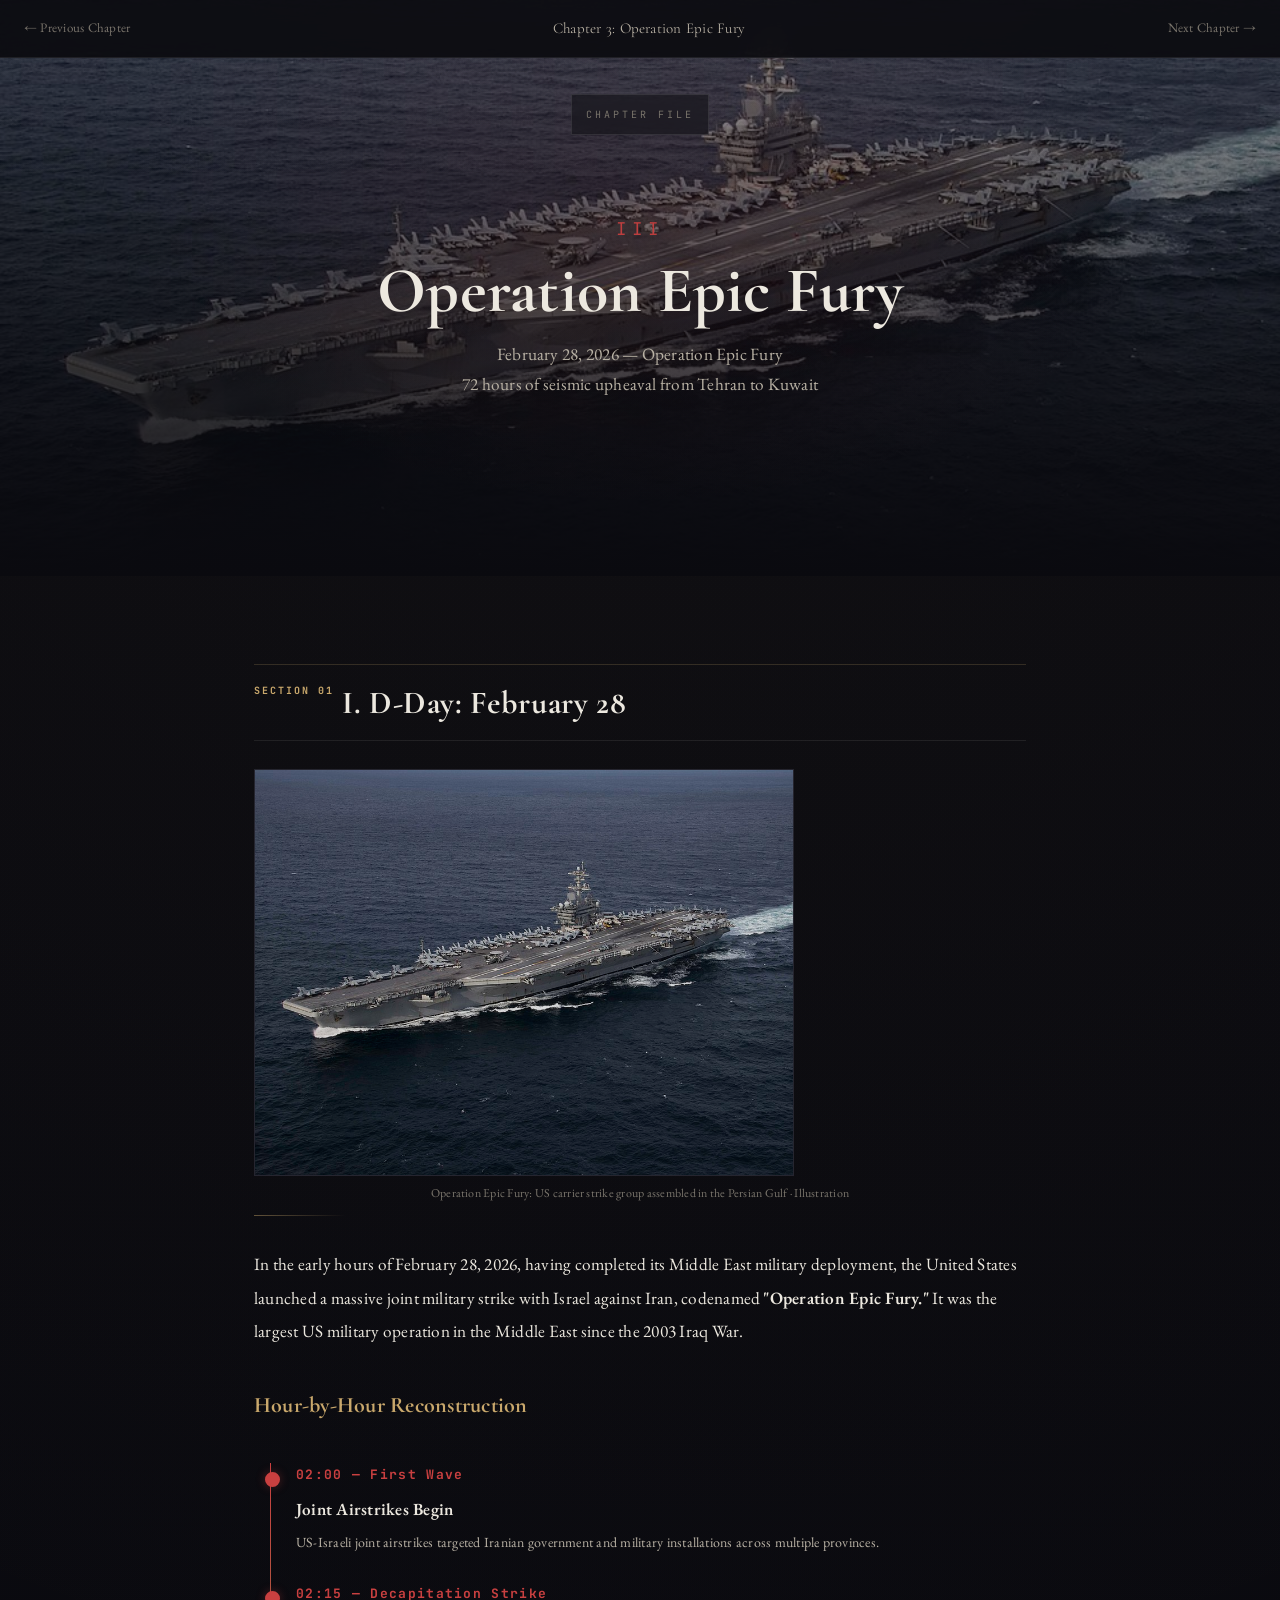
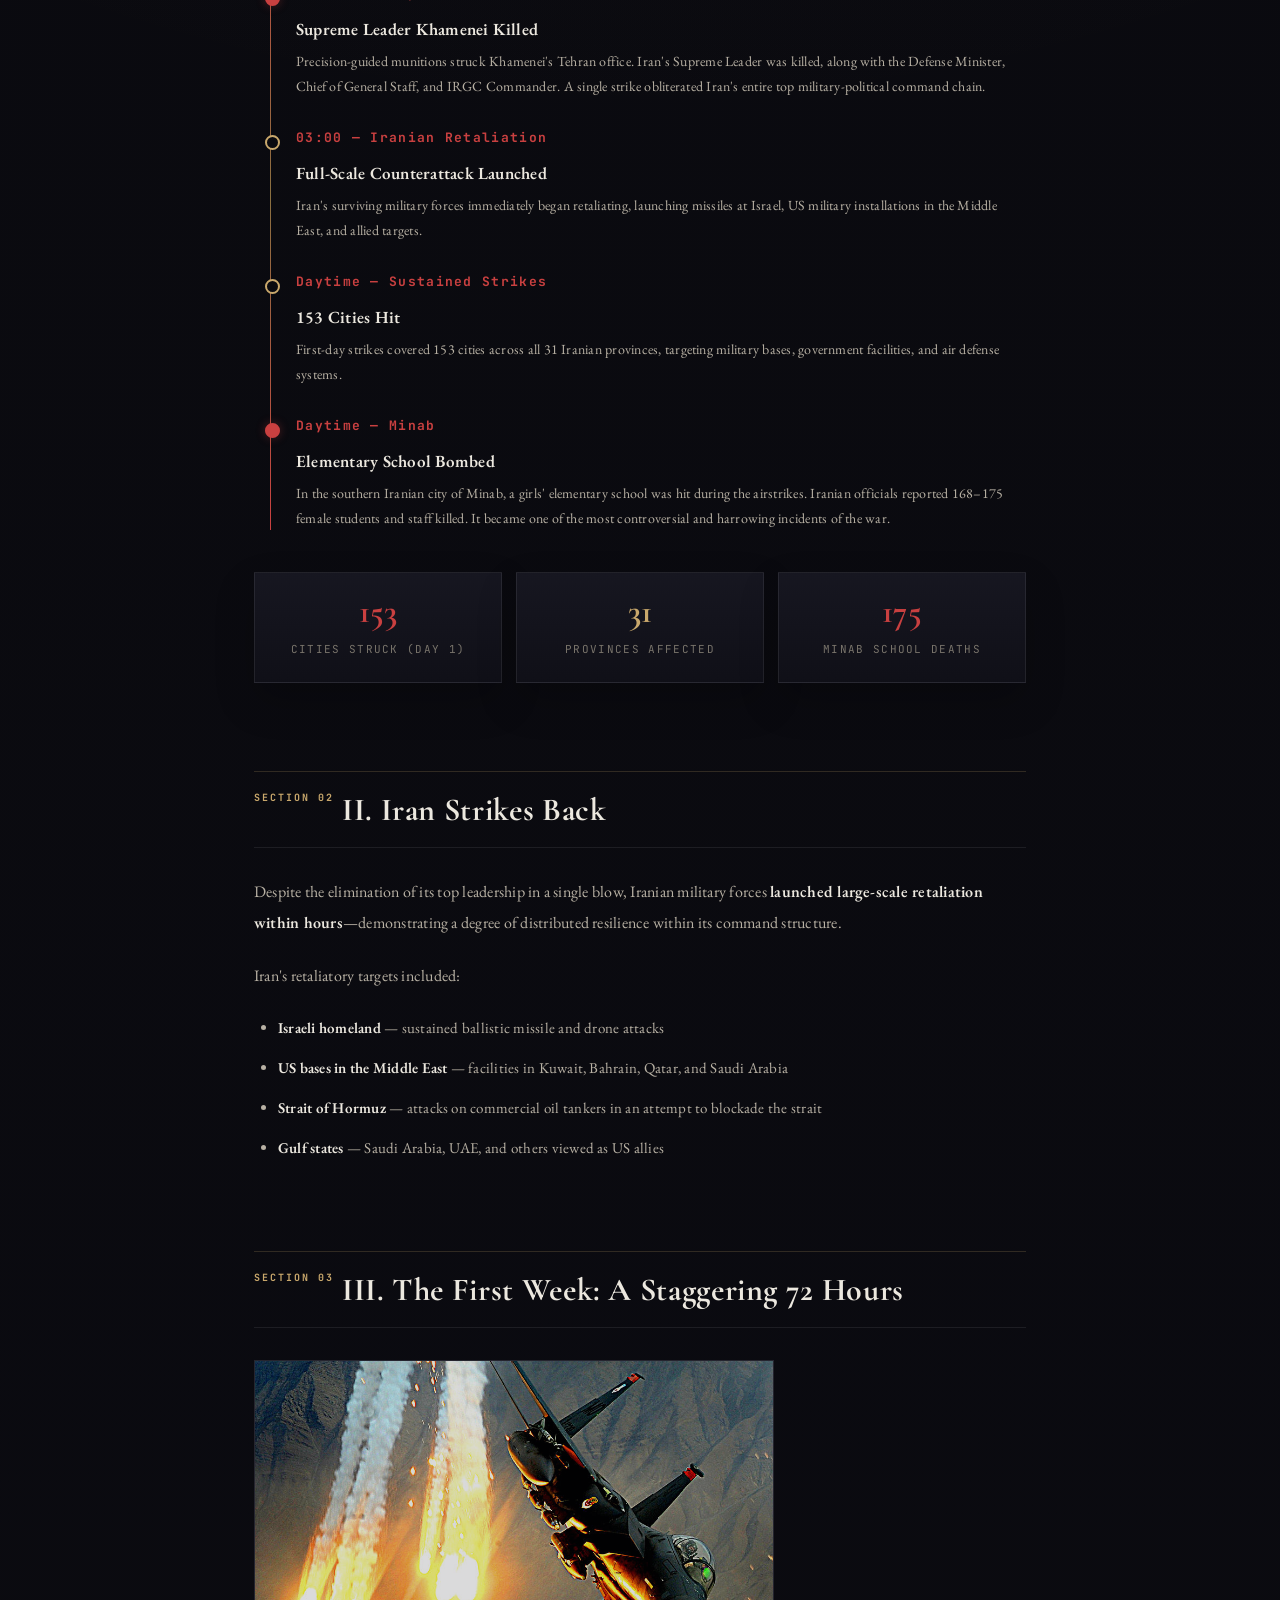
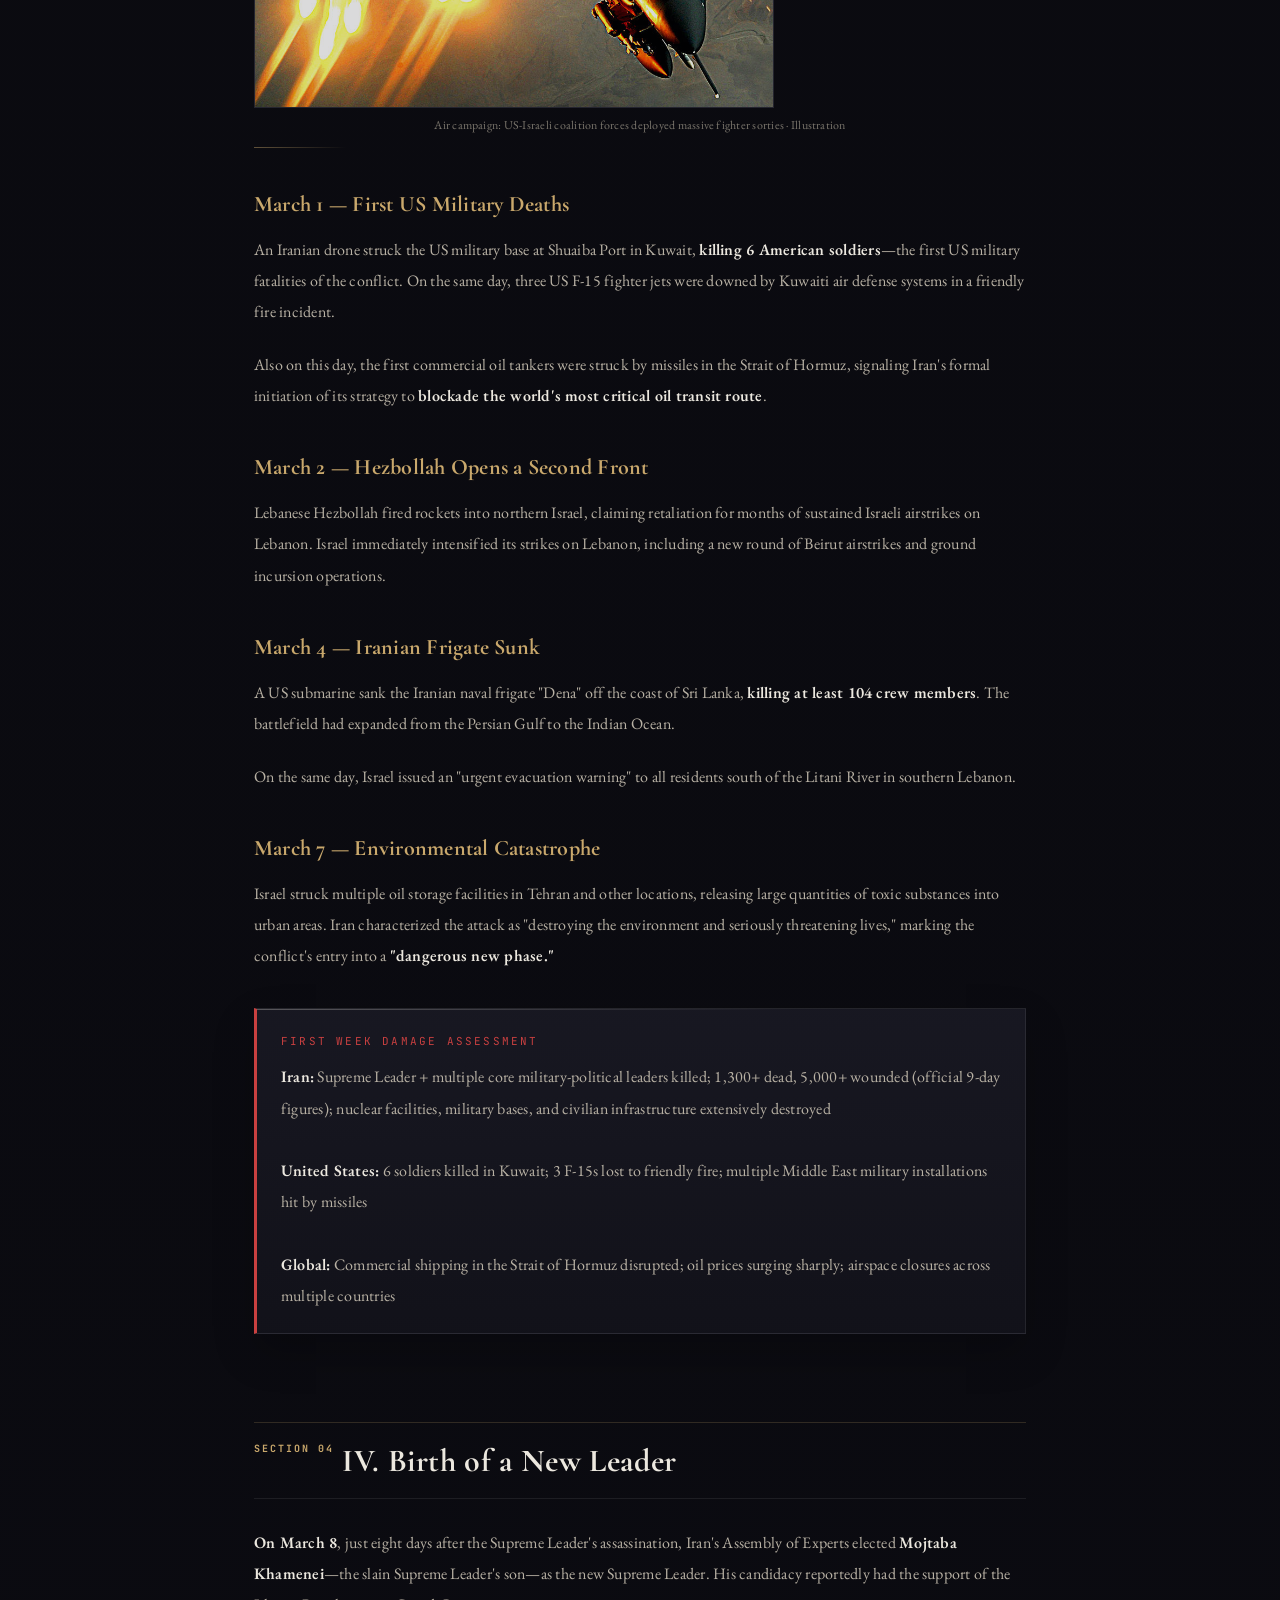
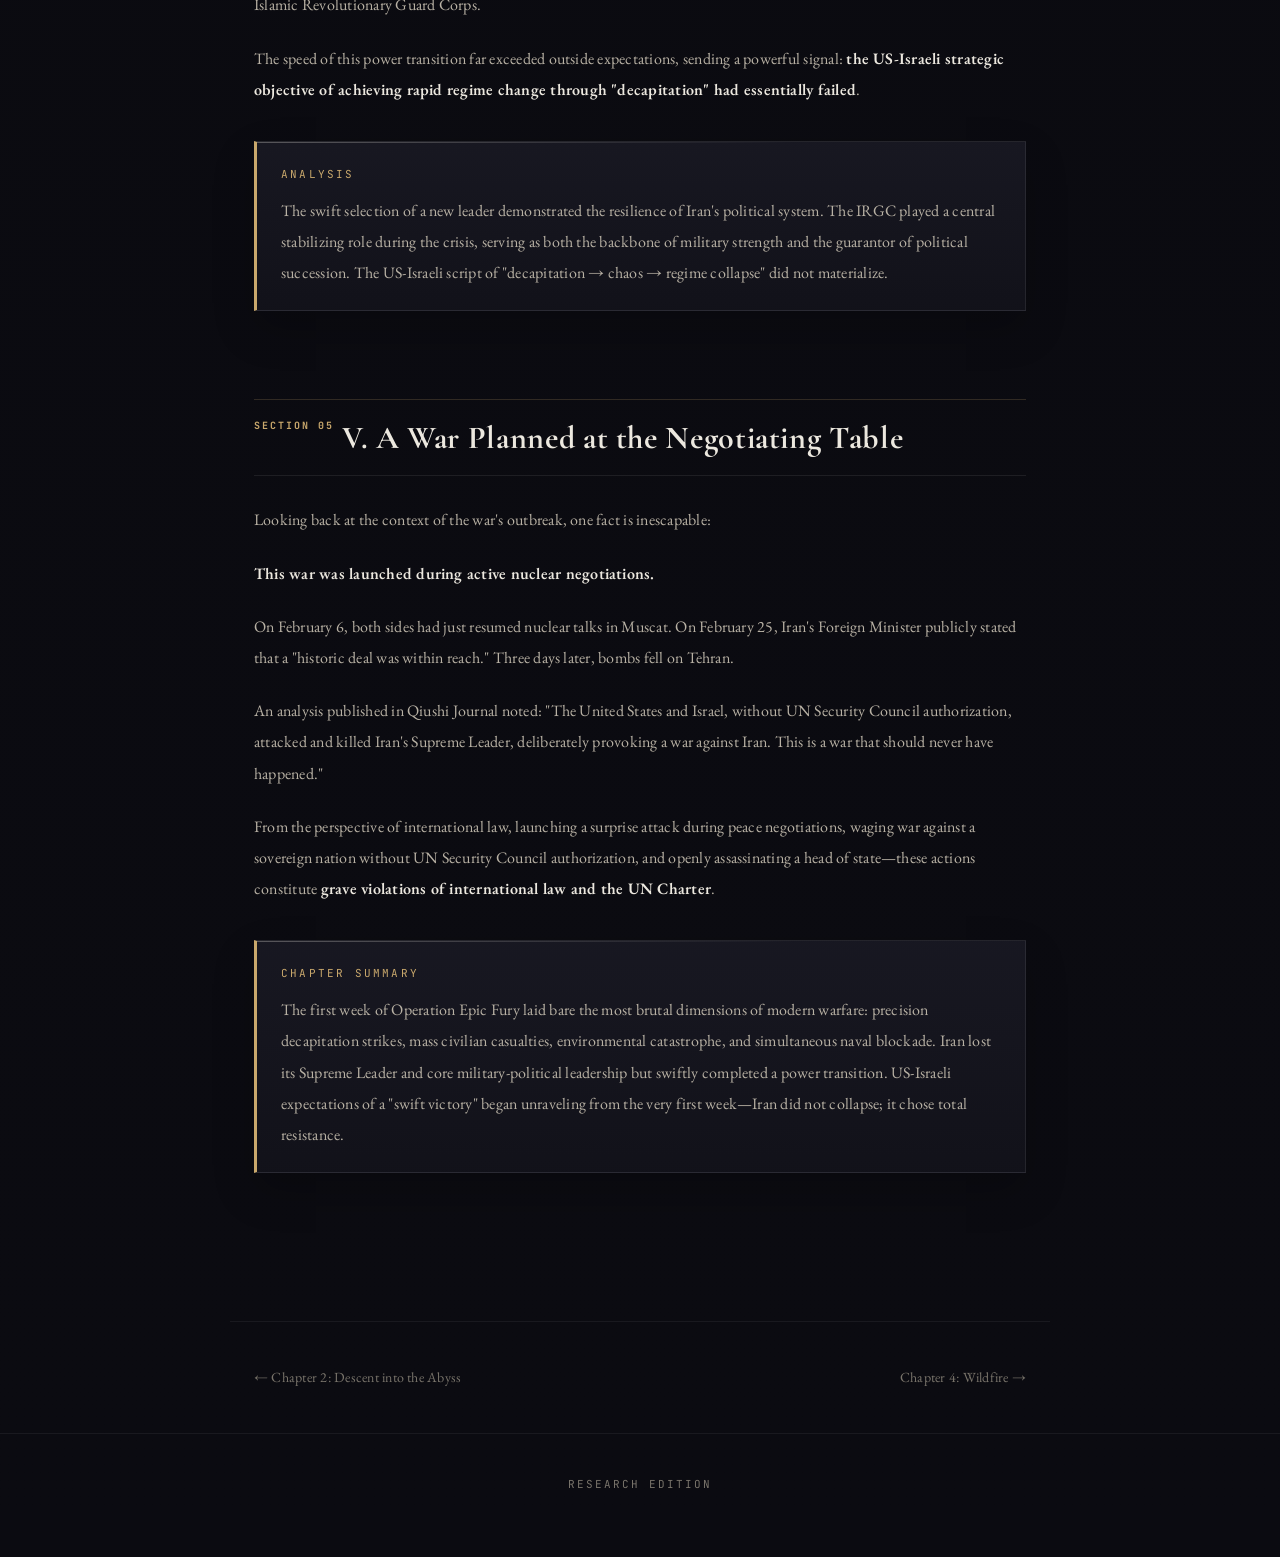
<file: en/chapter3-epic-fury.html>
<!DOCTYPE html>
<html lang="en">
<head>
<meta charset="UTF-8">
<meta name="viewport" content="width=device-width, initial-scale=1.0">
<title>Chapter 3: Operation Epic Fury — The Persian Gulf Enigma</title>
<link rel="preconnect" href="https://fonts.googleapis.com">
<link rel="preconnect" href="https://fonts.gstatic.com" crossorigin>
<link href="https://fonts.googleapis.com/css2?family=Cormorant+Garamond:ital,wght@0,400;0,600;0,700;1,400&family=EB+Garamond:ital,wght@0,400;0,600;0,700;1,400&family=JetBrains+Mono:wght@400;500&display=swap" rel="stylesheet">
<link rel="stylesheet" href="../assets/chapter.css">
<style>
.ch-hero{--chapter-accent:var(--red);--chapter-glow:rgba(201,64,64,0.08);}
</style>
</head>
<body>

<nav class="nav">
  <a href="chapter2-abyss.html">← Previous Chapter</a>
  <span class="nav-title">Chapter 3: Operation Epic Fury</span>
  <a href="chapter4-wildfire.html">Next Chapter →</a>
</nav>

<section class="ch-hero" style="background:linear-gradient(to bottom, rgba(10,10,15,0.4) 0%, rgba(10,10,15,0.6) 40%, rgba(10,10,15,0.9) 80%, #0a0a0f 100%), url('../assets/uss-lincoln.jpg') center/cover no-repeat;">
  <div class="ch-num">III</div>
  <div class="ch-title">Operation Epic Fury</div>
  <div class="ch-subtitle">February 28, 2026 — Operation Epic Fury<br>72 hours of seismic upheaval from Tehran to Kuwait</div>
</section>

<article class="content">

<h2>I. D-Day: February 28</h2>

<figure style="margin:0 0 32px;text-align:center;">
  <img src="../assets/uss-lincoln.jpg" alt="US carrier strike group" style="width:100%;max-width:540px;opacity:0.85;border:1px solid var(--border);">
  <figcaption style="font-size:12px;color:var(--text-muted);margin-top:8px;">Operation Epic Fury: US carrier strike group assembled in the Persian Gulf · Illustration</figcaption>
</figure>
<p>In the early hours of February 28, 2026, having completed its Middle East military deployment, the United States launched a massive joint military strike with Israel against Iran, codenamed <strong>"Operation Epic Fury."</strong> It was the largest US military operation in the Middle East since the 2003 Iraq War.</p>

<h3>Hour-by-Hour Reconstruction</h3>

<div class="hour-tl">
  <div class="hour-item critical">
    <div class="hour-time">02:00 — First Wave</div>
    <div class="hour-title">Joint Airstrikes Begin</div>
    <div class="hour-desc">US-Israeli joint airstrikes targeted Iranian government and military installations across multiple provinces.</div>
  </div>
  <div class="hour-item critical">
    <div class="hour-time">02:15 — Decapitation Strike</div>
    <div class="hour-title">Supreme Leader Khamenei Killed</div>
    <div class="hour-desc">Precision-guided munitions struck Khamenei's Tehran office. Iran's Supreme Leader was killed, along with the Defense Minister, Chief of General Staff, and IRGC Commander. A single strike obliterated Iran's entire top military-political command chain.</div>
  </div>
  <div class="hour-item">
    <div class="hour-time">03:00 — Iranian Retaliation</div>
    <div class="hour-title">Full-Scale Counterattack Launched</div>
    <div class="hour-desc">Iran's surviving military forces immediately began retaliating, launching missiles at Israel, US military installations in the Middle East, and allied targets.</div>
  </div>
  <div class="hour-item">
    <div class="hour-time">Daytime — Sustained Strikes</div>
    <div class="hour-title">153 Cities Hit</div>
    <div class="hour-desc">First-day strikes covered 153 cities across all 31 Iranian provinces, targeting military bases, government facilities, and air defense systems.</div>
  </div>
  <div class="hour-item critical">
    <div class="hour-time">Daytime — Minab</div>
    <div class="hour-title">Elementary School Bombed</div>
    <div class="hour-desc">In the southern Iranian city of Minab, a girls' elementary school was hit during the airstrikes. Iranian officials reported 168–175 female students and staff killed. It became one of the most controversial and harrowing incidents of the war.</div>
  </div>
</div>

<div class="data-card">
  <div class="dc-item">
    <div class="dc-value red">153</div>
    <div class="dc-label">Cities Struck (Day 1)</div>
  </div>
  <div class="dc-item">
    <div class="dc-value">31</div>
    <div class="dc-label">Provinces Affected</div>
  </div>
  <div class="dc-item">
    <div class="dc-value red">175</div>
    <div class="dc-label">Minab School Deaths</div>
  </div>
</div>

<h2>II. Iran Strikes Back</h2>

<p>Despite the elimination of its top leadership in a single blow, Iranian military forces <strong>launched large-scale retaliation within hours</strong>—demonstrating a degree of distributed resilience within its command structure.</p>

<p>Iran's retaliatory targets included:</p>
<ul style="color:var(--text-secondary);font-size:15px;margin:0 0 20px 24px;line-height:2">
  <li><strong>Israeli homeland</strong> — sustained ballistic missile and drone attacks</li>
  <li><strong>US bases in the Middle East</strong> — facilities in Kuwait, Bahrain, Qatar, and Saudi Arabia</li>
  <li><strong>Strait of Hormuz</strong> — attacks on commercial oil tankers in an attempt to blockade the strait</li>
  <li><strong>Gulf states</strong> — Saudi Arabia, UAE, and others viewed as US allies</li>
</ul>

<h2>III. The First Week: A Staggering 72 Hours</h2>

<figure style="margin:32px 0;text-align:center;">
  <img src="../assets/f15e.jpg" alt="Fighter jets taking off" style="width:100%;max-width:520px;opacity:0.85;border:1px solid var(--border);">
  <figcaption style="font-size:12px;color:var(--text-muted);margin-top:8px;">Air campaign: US-Israeli coalition forces deployed massive fighter sorties · Illustration</figcaption>
</figure>
<h3>March 1 — First US Military Deaths</h3>

<p>An Iranian drone struck the US military base at Shuaiba Port in Kuwait, <strong>killing 6 American soldiers</strong>—the first US military fatalities of the conflict. On the same day, three US F-15 fighter jets were downed by Kuwaiti air defense systems in a friendly fire incident.</p>

<p>Also on this day, the first commercial oil tankers were struck by missiles in the Strait of Hormuz, signaling Iran's formal initiation of its strategy to <strong>blockade the world's most critical oil transit route</strong>.</p>

<h3>March 2 — Hezbollah Opens a Second Front</h3>

<p>Lebanese Hezbollah fired rockets into northern Israel, claiming retaliation for months of sustained Israeli airstrikes on Lebanon. Israel immediately intensified its strikes on Lebanon, including a new round of Beirut airstrikes and ground incursion operations.</p>

<h3>March 4 — Iranian Frigate Sunk</h3>

<p>A US submarine sank the Iranian naval frigate "Dena" off the coast of Sri Lanka, <strong>killing at least 104 crew members</strong>. The battlefield had expanded from the Persian Gulf to the Indian Ocean.</p>

<p>On the same day, Israel issued an "urgent evacuation warning" to all residents south of the Litani River in southern Lebanon.</p>

<h3>March 7 — Environmental Catastrophe</h3>

<p>Israel struck multiple oil storage facilities in Tehran and other locations, releasing large quantities of toxic substances into urban areas. Iran characterized the attack as "destroying the environment and seriously threatening lives," marking the conflict's entry into a <strong>"dangerous new phase."</strong></p>

<div class="callout danger">
  <div class="callout-title">First Week Damage Assessment</div>
  <p style="margin:0;color:var(--text-secondary)">
    <strong>Iran:</strong> Supreme Leader + multiple core military-political leaders killed; 1,300+ dead, 5,000+ wounded (official 9-day figures); nuclear facilities, military bases, and civilian infrastructure extensively destroyed<br><br>
    <strong>United States:</strong> 6 soldiers killed in Kuwait; 3 F-15s lost to friendly fire; multiple Middle East military installations hit by missiles<br><br>
    <strong>Global:</strong> Commercial shipping in the Strait of Hormuz disrupted; oil prices surging sharply; airspace closures across multiple countries
  </p>
</div>

<h2>IV. Birth of a New Leader</h2>

<p><strong>On March 8</strong>, just eight days after the Supreme Leader's assassination, Iran's Assembly of Experts elected <strong>Mojtaba Khamenei</strong>—the slain Supreme Leader's son—as the new Supreme Leader. His candidacy reportedly had the support of the Islamic Revolutionary Guard Corps.</p>

<p>The speed of this power transition far exceeded outside expectations, sending a powerful signal: <strong>the US-Israeli strategic objective of achieving rapid regime change through "decapitation" had essentially failed</strong>.</p>

<div class="callout">
  <div class="callout-title">Analysis</div>
  <p style="margin:0;color:var(--text-secondary)">The swift selection of a new leader demonstrated the resilience of Iran's political system. The IRGC played a central stabilizing role during the crisis, serving as both the backbone of military strength and the guarantor of political succession. The US-Israeli script of "decapitation → chaos → regime collapse" did not materialize.</p>
</div>

<h2>V. A War Planned at the Negotiating Table</h2>

<p>Looking back at the context of the war's outbreak, one fact is inescapable:</p>

<p><strong>This war was launched during active nuclear negotiations.</strong></p>

<p>On February 6, both sides had just resumed nuclear talks in Muscat. On February 25, Iran's Foreign Minister publicly stated that a "historic deal was within reach." Three days later, bombs fell on Tehran.</p>

<p>An analysis published in Qiushi Journal noted: "The United States and Israel, without UN Security Council authorization, attacked and killed Iran's Supreme Leader, deliberately provoking a war against Iran. This is a war that should never have happened."</p>

<p>From the perspective of international law, launching a surprise attack during peace negotiations, waging war against a sovereign nation without UN Security Council authorization, and openly assassinating a head of state—these actions constitute <strong>grave violations of international law and the UN Charter</strong>.</p>

<div class="callout">
  <div class="callout-title">Chapter Summary</div>
  <p style="margin:0;color:var(--text-secondary)">The first week of Operation Epic Fury laid bare the most brutal dimensions of modern warfare: precision decapitation strikes, mass civilian casualties, environmental catastrophe, and simultaneous naval blockade. Iran lost its Supreme Leader and core military-political leadership but swiftly completed a power transition. US-Israeli expectations of a "swift victory" began unraveling from the very first week—Iran did not collapse; it chose total resistance.</p>
</div>

</article>

<div class="ch-nav">
  <a href="chapter2-abyss.html">← Chapter 2: Descent into the Abyss</a>
  <a href="chapter4-wildfire.html">Chapter 4: Wildfire →</a>
</div>

<footer class="footer">
  <div class="footer-brand">Research edition</div>
</footer>

<script>
const observer = new IntersectionObserver((entries) => {
  entries.forEach(entry => { if (entry.isIntersecting) entry.target.classList.add('visible'); });
}, { threshold: 0.1 });
document.querySelectorAll('.reveal').forEach(el => observer.observe(el));
</script>
</body>
</html>
</file>
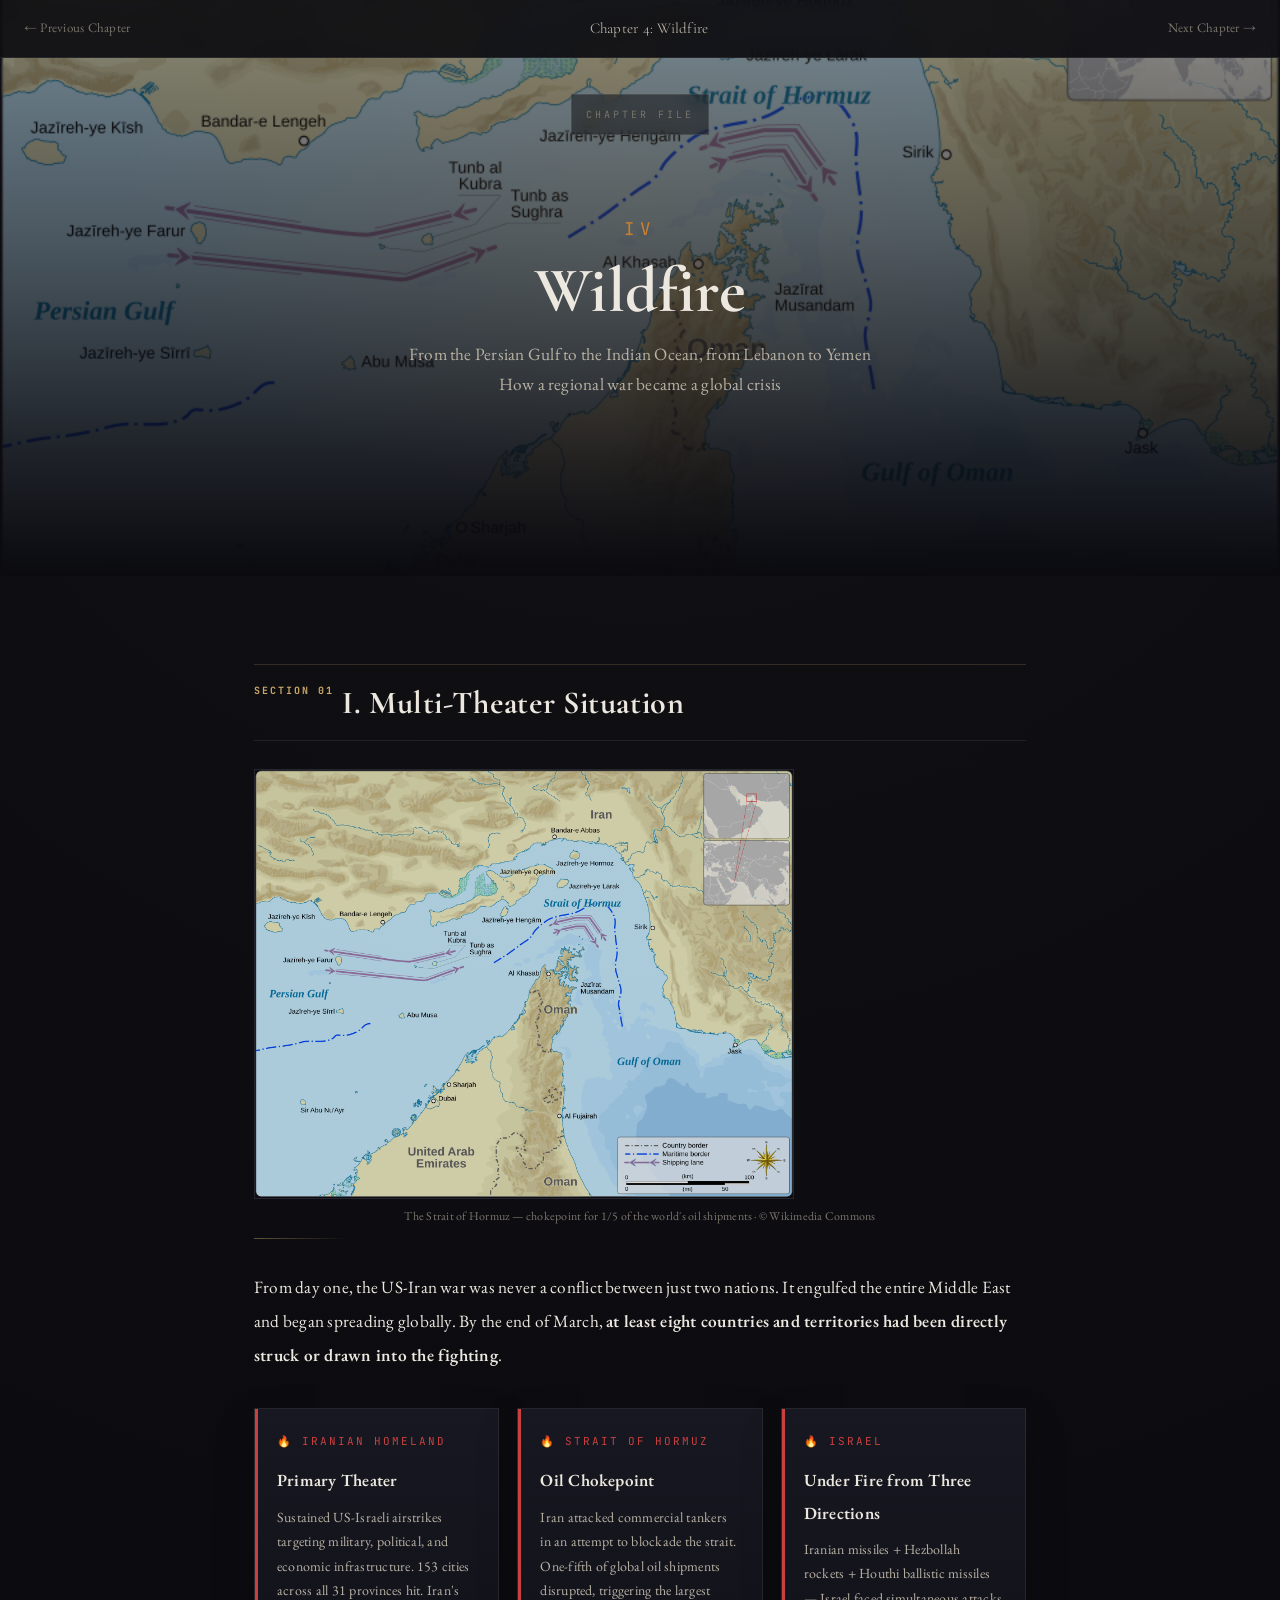
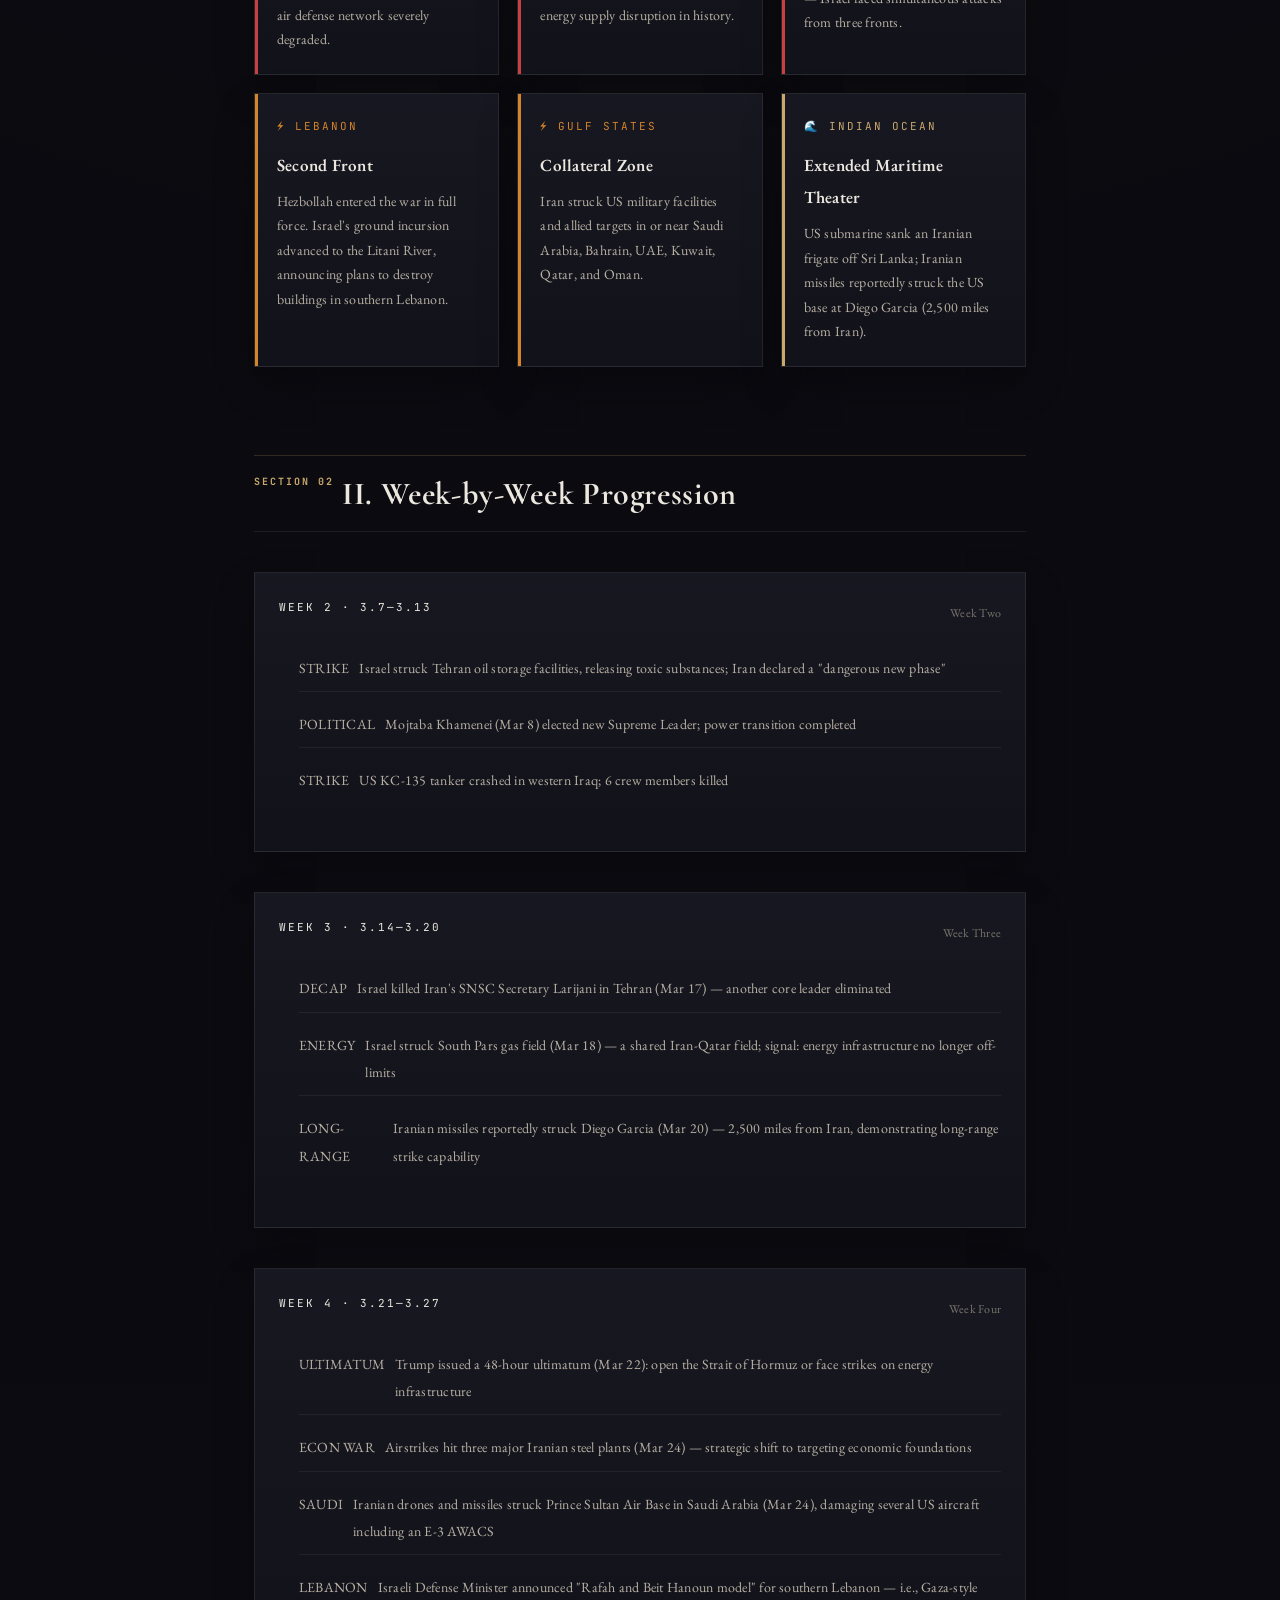
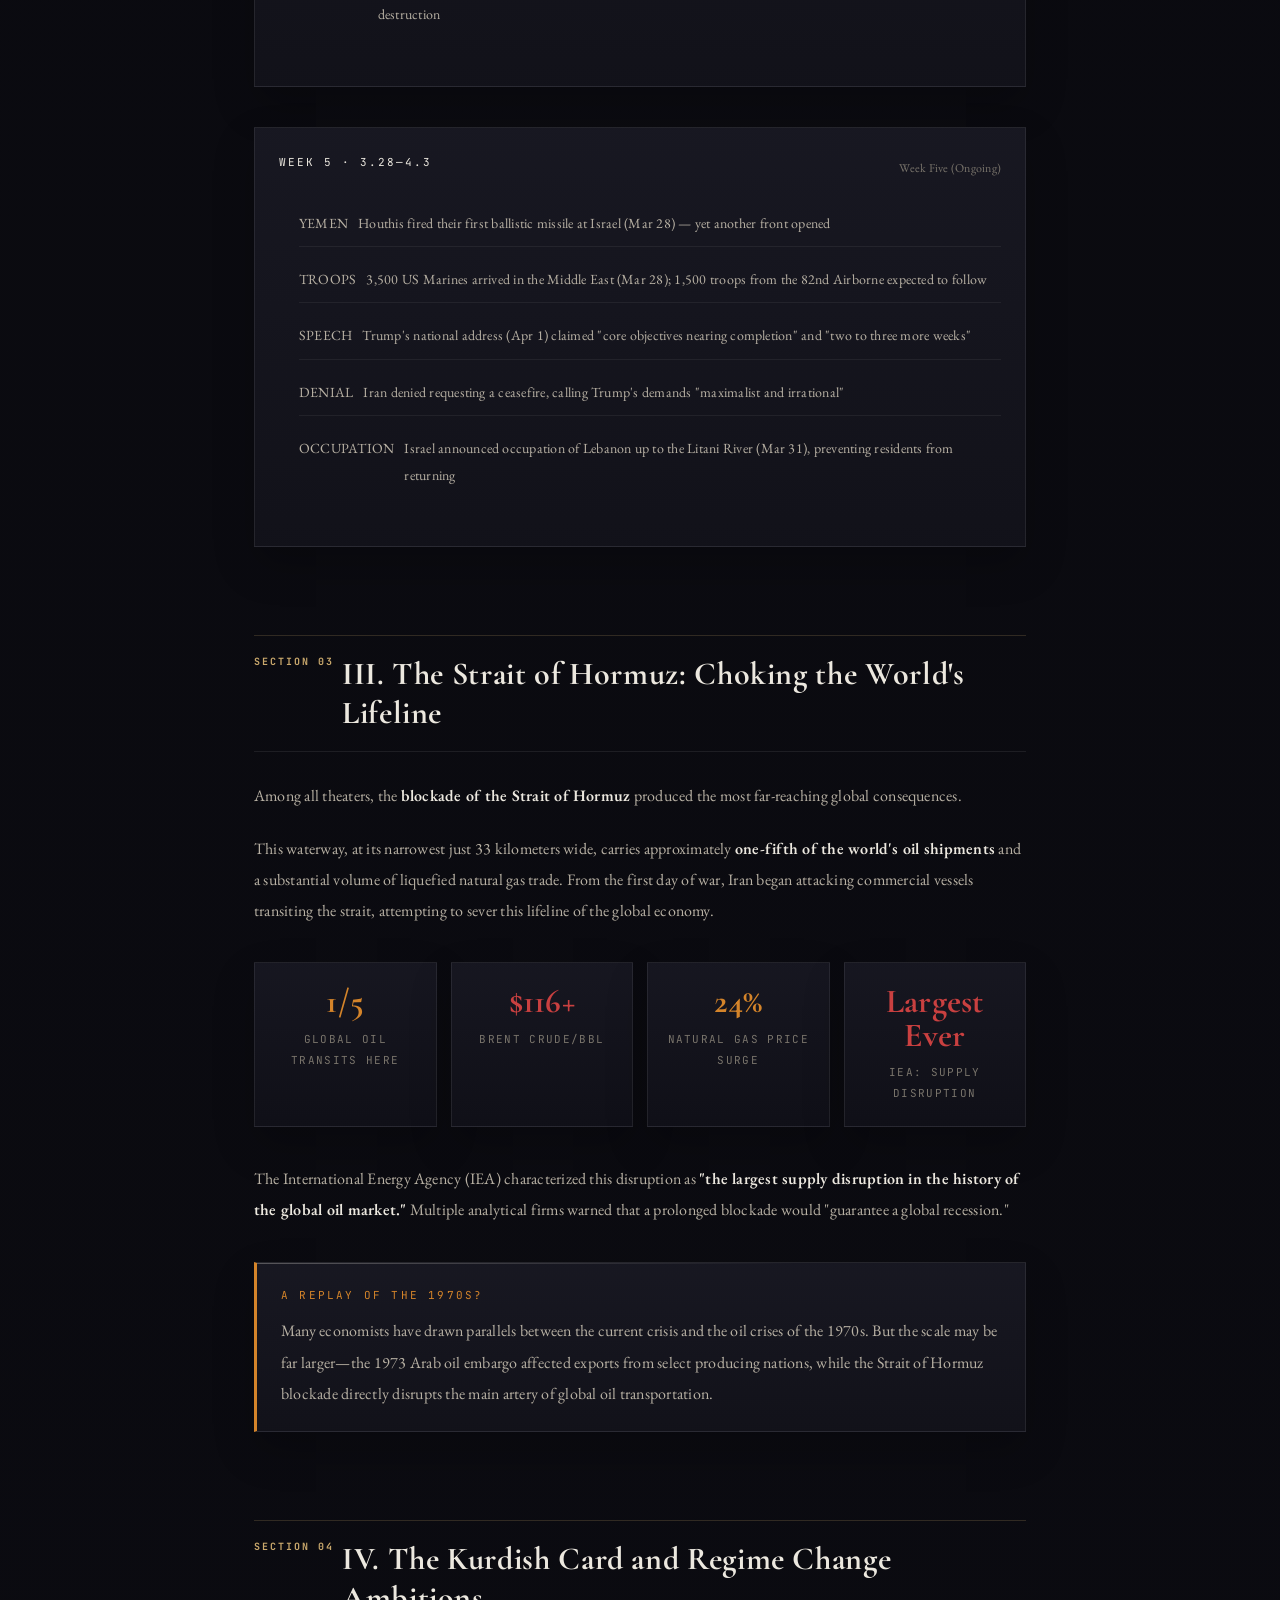
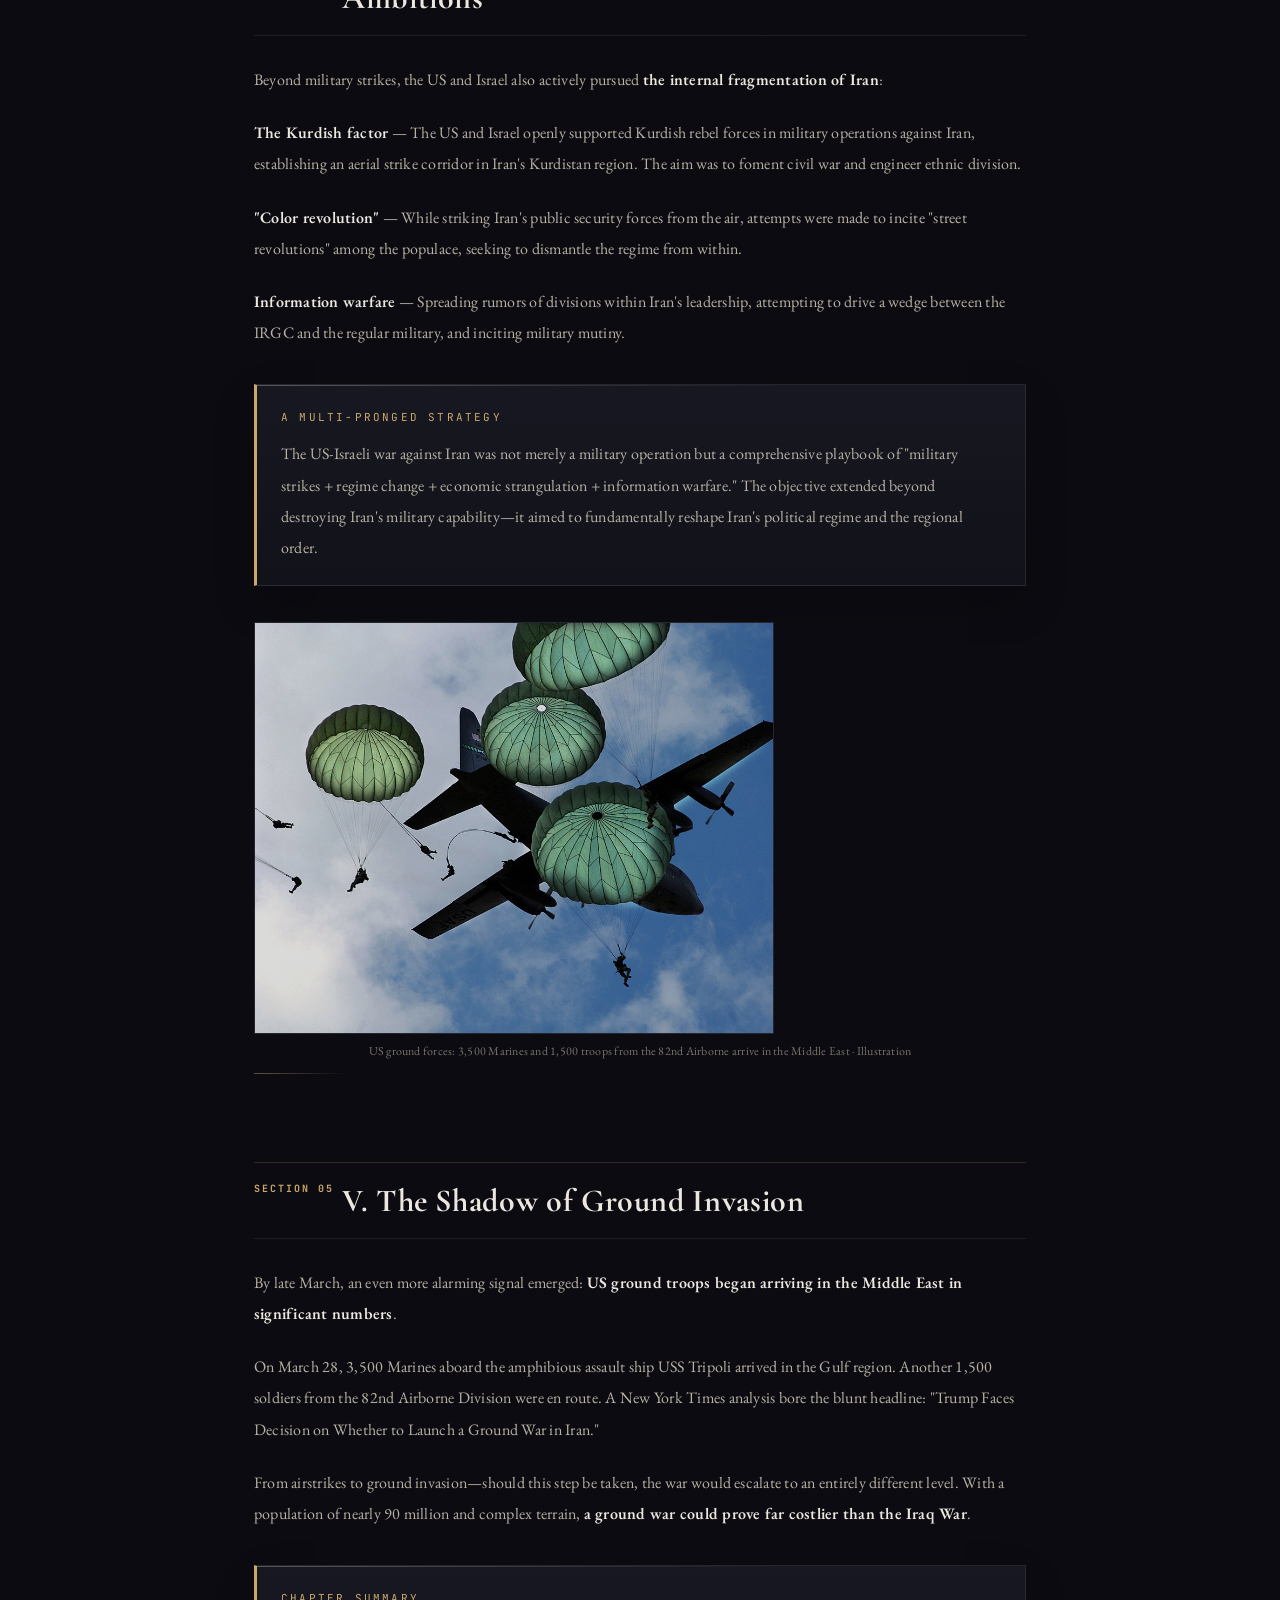
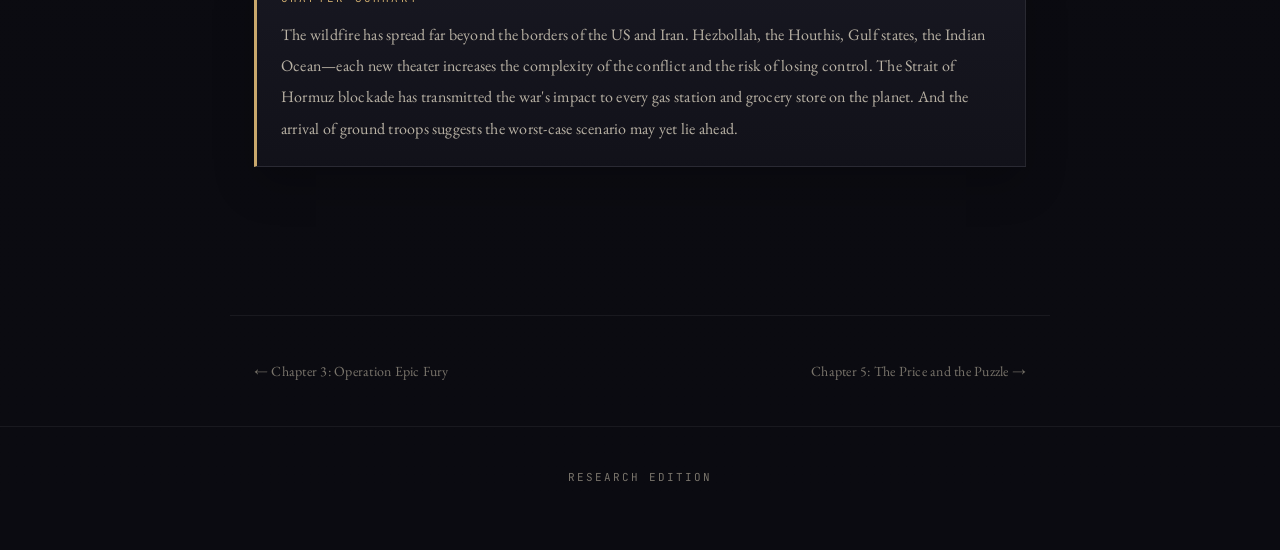
<file: en/chapter4-wildfire.html>
<!DOCTYPE html>
<html lang="en">
<head>
<meta charset="UTF-8">
<meta name="viewport" content="width=device-width, initial-scale=1.0">
<title>Chapter 4: Wildfire — The Persian Gulf Enigma</title>
<link rel="preconnect" href="https://fonts.googleapis.com">
<link rel="preconnect" href="https://fonts.gstatic.com" crossorigin>
<link href="https://fonts.googleapis.com/css2?family=Cormorant+Garamond:ital,wght@0,400;0,600;0,700;1,400&family=EB+Garamond:ital,wght@0,400;0,600;0,700;1,400&family=JetBrains+Mono:wght@400;500&display=swap" rel="stylesheet">
<link rel="stylesheet" href="../assets/chapter.css">
<style>
.ch-hero{--chapter-accent:var(--orange);--chapter-glow:rgba(212,132,42,0.08);}
</style>
</head>
<body>

<nav class="nav">
  <a href="chapter3-epic-fury.html">← Previous Chapter</a>
  <span class="nav-title">Chapter 4: Wildfire</span>
  <a href="chapter5-price.html">Next Chapter →</a>
</nav>

<section class="ch-hero" style="background:linear-gradient(to bottom, rgba(10,10,15,0.45) 0%, rgba(10,10,15,0.65) 40%, rgba(10,10,15,0.9) 80%, #0a0a0f 100%), url('../assets/hormuz-map.png') center/cover no-repeat;">
  <div class="ch-num">IV</div>
  <div class="ch-title">Wildfire</div>
  <div class="ch-subtitle">From the Persian Gulf to the Indian Ocean, from Lebanon to Yemen<br>How a regional war became a global crisis</div>
</section>

<article class="content">

<h2>I. Multi-Theater Situation</h2>

<figure style="margin:0 0 32px;text-align:center;">
  <img src="../assets/hormuz-map.png" alt="Strait of Hormuz — the world's oil chokepoint" style="width:100%;max-width:540px;opacity:0.85;border:1px solid var(--border);">
  <figcaption style="font-size:12px;color:var(--text-muted);margin-top:8px;">The Strait of Hormuz — chokepoint for 1/5 of the world's oil shipments · © Wikimedia Commons</figcaption>
</figure>
<p>From day one, the US-Iran war was never a conflict between just two nations. It engulfed the entire Middle East and began spreading globally. By the end of March, <strong>at least eight countries and territories had been directly struck or drawn into the fighting</strong>.</p>

<div class="theater-grid">
  <div class="theater-card hot">
    <div class="theater-name">🔥 Iranian Homeland</div>
    <div class="theater-title">Primary Theater</div>
    <div class="theater-desc">Sustained US-Israeli airstrikes targeting military, political, and economic infrastructure. 153 cities across all 31 provinces hit. Iran's air defense network severely degraded.</div>
  </div>
  <div class="theater-card hot">
    <div class="theater-name">🔥 Strait of Hormuz</div>
    <div class="theater-title">Oil Chokepoint</div>
    <div class="theater-desc">Iran attacked commercial tankers in an attempt to blockade the strait. One-fifth of global oil shipments disrupted, triggering the largest energy supply disruption in history.</div>
  </div>
  <div class="theater-card hot">
    <div class="theater-name">🔥 Israel</div>
    <div class="theater-title">Under Fire from Three Directions</div>
    <div class="theater-desc">Iranian missiles + Hezbollah rockets + Houthi ballistic missiles — Israel faced simultaneous attacks from three fronts.</div>
  </div>
  <div class="theater-card warm">
    <div class="theater-name">⚡ Lebanon</div>
    <div class="theater-title">Second Front</div>
    <div class="theater-desc">Hezbollah entered the war in full force. Israel's ground incursion advanced to the Litani River, announcing plans to destroy buildings in southern Lebanon.</div>
  </div>
  <div class="theater-card warm">
    <div class="theater-name">⚡ Gulf States</div>
    <div class="theater-title">Collateral Zone</div>
    <div class="theater-desc">Iran struck US military facilities and allied targets in or near Saudi Arabia, Bahrain, UAE, Kuwait, Qatar, and Oman.</div>
  </div>
  <div class="theater-card cool">
    <div class="theater-name">🌊 Indian Ocean</div>
    <div class="theater-title">Extended Maritime Theater</div>
    <div class="theater-desc">US submarine sank an Iranian frigate off Sri Lanka; Iranian missiles reportedly struck the US base at Diego Garcia (2,500 miles from Iran).</div>
  </div>
</div>

<h2>II. Week-by-Week Progression</h2>

<div class="week">
  <div class="week-header">
    <div class="week-num">WEEK 2 · 3.7—3.13</div>
    <div class="week-date">Week Two</div>
  </div>
  <ul class="week-events">
    <li><span class="tag tag-strike">STRIKE</span>Israel struck Tehran oil storage facilities, releasing toxic substances; Iran declared a "dangerous new phase"</li>
    <li><span class="tag tag-diplo">POLITICAL</span>Mojtaba Khamenei (Mar 8) elected new Supreme Leader; power transition completed</li>
    <li><span class="tag tag-strike">STRIKE</span>US KC-135 tanker crashed in western Iraq; 6 crew members killed</li>
  </ul>
</div>

<div class="week">
  <div class="week-header">
    <div class="week-num">WEEK 3 · 3.14—3.20</div>
    <div class="week-date">Week Three</div>
  </div>
  <ul class="week-events">
    <li><span class="tag tag-strike">DECAP</span>Israel killed Iran's SNSC Secretary Larijani in Tehran (Mar 17) — another core leader eliminated</li>
    <li><span class="tag tag-strike">ENERGY</span>Israel struck South Pars gas field (Mar 18) — a shared Iran-Qatar field; signal: energy infrastructure no longer off-limits</li>
    <li><span class="tag tag-retali">LONG-RANGE</span>Iranian missiles reportedly struck Diego Garcia (Mar 20) — 2,500 miles from Iran, demonstrating long-range strike capability</li>
  </ul>
</div>

<div class="week">
  <div class="week-header">
    <div class="week-num">WEEK 4 · 3.21—3.27</div>
    <div class="week-date">Week Four</div>
  </div>
  <ul class="week-events">
    <li><span class="tag tag-diplo">ULTIMATUM</span>Trump issued a 48-hour ultimatum (Mar 22): open the Strait of Hormuz or face strikes on energy infrastructure</li>
    <li><span class="tag tag-strike">ECON WAR</span>Airstrikes hit three major Iranian steel plants (Mar 24) — strategic shift to targeting economic foundations</li>
    <li><span class="tag tag-retali">SAUDI</span>Iranian drones and missiles struck Prince Sultan Air Base in Saudi Arabia (Mar 24), damaging several US aircraft including an E-3 AWACS</li>
    <li><span class="tag tag-econ">LEBANON</span>Israeli Defense Minister announced "Rafah and Beit Hanoun model" for southern Lebanon — i.e., Gaza-style destruction</li>
  </ul>
</div>

<div class="week">
  <div class="week-header">
    <div class="week-num">WEEK 5 · 3.28—4.3</div>
    <div class="week-date">Week Five (Ongoing)</div>
  </div>
  <ul class="week-events">
    <li><span class="tag tag-retali">YEMEN</span>Houthis fired their first ballistic missile at Israel (Mar 28) — yet another front opened</li>
    <li><span class="tag tag-strike">TROOPS</span>3,500 US Marines arrived in the Middle East (Mar 28); 1,500 troops from the 82nd Airborne expected to follow</li>
    <li><span class="tag tag-diplo">SPEECH</span>Trump's national address (Apr 1) claimed "core objectives nearing completion" and "two to three more weeks"</li>
    <li><span class="tag tag-diplo">DENIAL</span>Iran denied requesting a ceasefire, calling Trump's demands "maximalist and irrational"</li>
    <li><span class="tag tag-econ">OCCUPATION</span>Israel announced occupation of Lebanon up to the Litani River (Mar 31), preventing residents from returning</li>
  </ul>
</div>

<h2>III. The Strait of Hormuz: Choking the World's Lifeline</h2>

<p>Among all theaters, the <strong>blockade of the Strait of Hormuz</strong> produced the most far-reaching global consequences.</p>

<p>This waterway, at its narrowest just 33 kilometers wide, carries approximately <strong>one-fifth of the world's oil shipments</strong> and a substantial volume of liquefied natural gas trade. From the first day of war, Iran began attacking commercial vessels transiting the strait, attempting to sever this lifeline of the global economy.</p>

<div class="data-card">
  <div class="dc-item">
    <div class="dc-value orange">1/5</div>
    <div class="dc-label">Global Oil Transits Here</div>
  </div>
  <div class="dc-item">
    <div class="dc-value red">$116+</div>
    <div class="dc-label">Brent Crude/bbl</div>
  </div>
  <div class="dc-item">
    <div class="dc-value orange">24%</div>
    <div class="dc-label">Natural Gas Price Surge</div>
  </div>
  <div class="dc-item">
    <div class="dc-value red">Largest Ever</div>
    <div class="dc-label">IEA: Supply Disruption</div>
  </div>
</div>

<p>The International Energy Agency (IEA) characterized this disruption as <strong>"the largest supply disruption in the history of the global oil market."</strong> Multiple analytical firms warned that a prolonged blockade would "guarantee a global recession."</p>

<div class="callout warning">
  <div class="callout-title">A Replay of the 1970s?</div>
  <p style="margin:0;color:var(--text-secondary)">Many economists have drawn parallels between the current crisis and the oil crises of the 1970s. But the scale may be far larger—the 1973 Arab oil embargo affected exports from select producing nations, while the Strait of Hormuz blockade directly disrupts the main artery of global oil transportation.</p>
</div>

<h2>IV. The Kurdish Card and Regime Change Ambitions</h2>

<p>Beyond military strikes, the US and Israel also actively pursued <strong>the internal fragmentation of Iran</strong>:</p>

<p><strong>The Kurdish factor</strong> — The US and Israel openly supported Kurdish rebel forces in military operations against Iran, establishing an aerial strike corridor in Iran's Kurdistan region. The aim was to foment civil war and engineer ethnic division.</p>

<p><strong>"Color revolution"</strong> — While striking Iran's public security forces from the air, attempts were made to incite "street revolutions" among the populace, seeking to dismantle the regime from within.</p>

<p><strong>Information warfare</strong> — Spreading rumors of divisions within Iran's leadership, attempting to drive a wedge between the IRGC and the regular military, and inciting military mutiny.</p>

<div class="callout">
  <div class="callout-title">A Multi-Pronged Strategy</div>
  <p style="margin:0;color:var(--text-secondary)">The US-Israeli war against Iran was not merely a military operation but a comprehensive playbook of "military strikes + regime change + economic strangulation + information warfare." The objective extended beyond destroying Iran's military capability—it aimed to fundamentally reshape Iran's political regime and the regional order.</p>
</div>

<figure style="margin:32px 0;text-align:center;">
  <img src="../assets/82nd-airborne.jpg" alt="US ground forces" style="width:100%;max-width:520px;opacity:0.85;border:1px solid var(--border);">
  <figcaption style="font-size:12px;color:var(--text-muted);margin-top:8px;">US ground forces: 3,500 Marines and 1,500 troops from the 82nd Airborne arrive in the Middle East · Illustration</figcaption>
</figure>
<h2>V. The Shadow of Ground Invasion</h2>

<p>By late March, an even more alarming signal emerged: <strong>US ground troops began arriving in the Middle East in significant numbers</strong>.</p>

<p>On March 28, 3,500 Marines aboard the amphibious assault ship USS Tripoli arrived in the Gulf region. Another 1,500 soldiers from the 82nd Airborne Division were en route. A New York Times analysis bore the blunt headline: "Trump Faces Decision on Whether to Launch a Ground War in Iran."</p>

<p>From airstrikes to ground invasion—should this step be taken, the war would escalate to an entirely different level. With a population of nearly 90 million and complex terrain, <strong>a ground war could prove far costlier than the Iraq War</strong>.</p>

<div class="callout">
  <div class="callout-title">Chapter Summary</div>
  <p style="margin:0;color:var(--text-secondary)">The wildfire has spread far beyond the borders of the US and Iran. Hezbollah, the Houthis, Gulf states, the Indian Ocean—each new theater increases the complexity of the conflict and the risk of losing control. The Strait of Hormuz blockade has transmitted the war's impact to every gas station and grocery store on the planet. And the arrival of ground troops suggests the worst-case scenario may yet lie ahead.</p>
</div>

</article>

<div class="ch-nav">
  <a href="chapter3-epic-fury.html">← Chapter 3: Operation Epic Fury</a>
  <a href="chapter5-price.html">Chapter 5: The Price and the Puzzle →</a>
</div>

<footer class="footer">
  <div class="footer-brand">Research edition</div>
</footer>
</body>
</html>
</file>
<file: assets/chapter.css>
:root {
  --bg-primary: #0a0a0f;
  --bg-secondary: #12121a;
  --bg-card: #171722;
  --bg-card-hover: #1f1f2c;
  --text-primary: #ece8df;
  --text-secondary: #b8b1a4;
  --text-muted: #79746b;
  --accent: #c9a86c;
  --accent-dim: #8a7040;
  --red: #c94040;
  --red-dim: rgba(201,64,64,0.15);
  --orange: #d4842a;
  --blue: #4a90d9;
  --border: #2a2a35;
  --border-soft: rgba(255,255,255,0.08);
  --panel-shadow: 0 18px 40px rgba(0,0,0,0.2);
  --serif: 'Cormorant Garamond', 'EB Garamond', 'Noto Serif SC', 'Source Han Serif CN', 'Songti SC', serif;
  --sans: 'EB Garamond', 'Noto Serif SC', 'Source Han Serif CN', 'Songti SC', 'PingFang SC', 'Microsoft YaHei', system-ui, sans-serif;
  --mono: 'JetBrains Mono', 'Fira Code', 'SF Mono', monospace;
  --chapter-accent: var(--accent);
  --chapter-glow: rgba(201,168,108,0.08);
}

* { margin: 0; padding: 0; box-sizing: border-box; }
html { scroll-behavior: smooth; }
body {
  background:
    radial-gradient(circle at top, rgba(201,168,108,0.04), transparent 28%),
    linear-gradient(180deg, #0a0a0f 0%, #0b0b11 100%);
  color: var(--text-primary);
  font-family: var(--sans);
  line-height: 1.9;
  letter-spacing: 0.015em;
  -webkit-font-smoothing: antialiased;
  counter-reset: section;
}
a { color: inherit; }
img { display: block; max-width: 100%; }
figure {
  margin: 0 0 40px;
  position: relative;
}
figure::after {
  content: '';
  display: block;
  width: 92px;
  height: 1px;
  margin-top: 12px;
  background: linear-gradient(90deg, rgba(201,168,108,0.45), transparent);
}
figcaption {
  font-size: 12px;
  color: var(--text-muted);
  margin-top: 10px;
  line-height: 1.6;
}

.nav {
  position: fixed;
  top: 0;
  left: 0;
  right: 0;
  z-index: 100;
  background: rgba(10,10,15,0.9);
  backdrop-filter: blur(12px);
  border-bottom: 1px solid var(--border-soft);
  padding: 14px 24px;
  display: flex;
  justify-content: space-between;
  align-items: center;
  gap: 16px;
}
.nav a {
  color: var(--text-muted);
  text-decoration: none;
  font-size: 13px;
  transition: color 0.2s;
}
.nav a:hover { color: var(--chapter-accent); }
.nav-title {
  font-family: var(--serif);
  font-size: 15px;
  color: var(--text-secondary);
  text-align: center;
}

.ch-hero {
  min-height: 64vh;
  display: flex;
  flex-direction: column;
  align-items: center;
  justify-content: center;
  text-align: center;
  padding: 132px 24px 88px;
  position: relative;
  overflow: hidden;
}
.ch-hero::before {
  content: '';
  position: absolute;
  inset: 0;
  background:
    radial-gradient(ellipse at 50% 34%, var(--chapter-glow) 0%, transparent 58%),
    linear-gradient(to bottom, rgba(255,255,255,0.02), transparent 34%);
  pointer-events: none;
}
.ch-hero::after {
  content: 'Chapter file';
  position: absolute;
  left: 50%;
  top: 94px;
  transform: translateX(-50%);
  font-family: var(--mono);
  font-size: 10px;
  letter-spacing: 3px;
  text-transform: uppercase;
  color: var(--text-muted);
  padding: 10px 14px;
  border: 1px solid rgba(255,255,255,0.1);
  background: rgba(10,10,15,0.5);
  backdrop-filter: blur(8px);
}
html[lang^="zh"] .ch-hero::after { content: '章节页'; letter-spacing: 2px; }
.ch-hero > * { position: relative; z-index: 1; }
.ch-num {
  font-family: var(--mono);
  font-size: clamp(1rem, 2vw, 1.1rem);
  letter-spacing: 0.28em;
  text-transform: uppercase;
  color: var(--chapter-accent);
  opacity: 0.92;
  line-height: 1;
}
.ch-title {
  font-family: var(--serif);
  font-size: clamp(2.4rem, 5vw, 4rem);
  font-weight: 700;
  line-height: 1.08;
  margin: 18px 0 14px;
  max-width: 920px;
}
.ch-subtitle {
  font-size: 1.08rem;
  color: var(--text-secondary);
  max-width: 660px;
  line-height: 1.75;
}

.content {
  max-width: 820px;
  margin: 0 auto;
  padding: 0 24px 112px;
}
.content > * { position: relative; z-index: 1; }
.content h2 {
  counter-increment: section;
  font-family: var(--serif);
  font-size: clamp(1.55rem, 2.8vw, 2rem);
  line-height: 1.22;
  letter-spacing: 0.02em;
  margin: 88px 0 28px;
  padding: 18px 0 18px 88px;
  border-top: 1px solid rgba(201,168,108,0.2);
  border-bottom: 1px solid rgba(255,255,255,0.08);
}
.content h2::before {
  content: 'Section ' counter(section, decimal-leading-zero);
  position: absolute;
  left: 0;
  top: 20px;
  font-family: var(--mono);
  font-size: 10px;
  letter-spacing: 2px;
  text-transform: uppercase;
  color: var(--chapter-accent);
}
html[lang^="zh"] .content h2::before { content: '章节 ' counter(section, decimal-leading-zero); }
.content h3 {
  font-family: var(--serif);
  font-size: clamp(1.2rem, 2vw, 1.38rem);
  line-height: 1.35;
  margin: 42px 0 14px;
  color: var(--chapter-accent);
}
.content p,
.callout p,
.mini-tl-text,
.esc-desc,
.hour-desc,
.theater-desc,
.week-events li,
.compare-point,
.scenario-desc,
.source,
.cas-row,
.bar-label,
.bar-value {
  font-size: 16px;
  line-height: 1.95;
}
.content p {
  margin-bottom: 22px;
  color: var(--text-secondary);
}
.content > p:first-of-type {
  font-size: 1.08rem;
  color: var(--text-primary);
}
.content p strong,
.content li strong,
.compare-point strong,
.bar-value strong {
  color: var(--text-primary);
  font-weight: 600;
}
.content ul,
.content ol {
  margin: 0 0 24px 1.25rem;
  color: var(--text-secondary);
}
.content li { margin-bottom: 10px; }

.callout,
.week,
.compare-card,
.cas-card,
.theater-card,
.scenario,
.esc-step {
  background: linear-gradient(180deg, rgba(24,24,34,0.98) 0%, rgba(18,18,26,0.98) 100%);
  border: 1px solid var(--border-soft);
  box-shadow: var(--panel-shadow);
}

.callout {
  border-left: 3px solid var(--chapter-accent);
  padding: 22px 24px;
  margin: 36px 0;
  font-size: 14px;
  position: relative;
  overflow: hidden;
}
.callout::before {
  content: '';
  position: absolute;
  inset: 0 0 auto 0;
  height: 1px;
  background: linear-gradient(90deg, currentColor, transparent 70%);
  opacity: 0.3;
}
.callout.danger { border-left-color: var(--red); }
.callout.warning { border-left-color: var(--orange); }
.callout.blue { border-left-color: var(--blue); }
.callout-title {
  font-family: var(--mono);
  font-size: 11px;
  letter-spacing: 2.2px;
  text-transform: uppercase;
  color: var(--chapter-accent);
  margin-bottom: 10px;
}
.callout.danger .callout-title { color: var(--red); }
.callout.warning .callout-title { color: var(--orange); }
.callout.blue .callout-title { color: var(--blue); }
.callout p { margin: 0; color: var(--text-secondary); }

.data-card {
  display: grid;
  grid-template-columns: repeat(auto-fit, minmax(148px, 1fr));
  gap: 14px;
  margin: 36px 0;
}
.dc-item {
  background: linear-gradient(180deg, rgba(23,23,33,0.98) 0%, rgba(16,16,24,0.98) 100%);
  border: 1px solid var(--border-soft);
  padding: 22px 18px;
  text-align: center;
  box-shadow: var(--panel-shadow);
}
.dc-value {
  font-family: var(--serif);
  font-size: 2.1rem;
  line-height: 1;
  font-weight: 700;
  color: var(--chapter-accent);
}
.dc-value.red { color: var(--red); }
.dc-value.orange { color: var(--orange); }
.dc-label {
  font-family: var(--mono);
  font-size: 11px;
  color: var(--text-muted);
  margin-top: 10px;
  letter-spacing: 0.12em;
  text-transform: uppercase;
}

.mini-tl {
  margin: 36px 0;
  padding-left: 24px;
  border-left: 1px solid rgba(201,168,108,0.42);
}
.mini-tl-item { margin-bottom: 22px; }
.mini-tl-date {
  font-family: var(--mono);
  font-size: 12px;
  color: var(--chapter-accent);
  letter-spacing: 0.12em;
  text-transform: uppercase;
}
.mini-tl-text {
  font-size: 15px;
  color: var(--text-secondary);
  margin-top: 6px;
}

.source {
  display: inline-flex;
  align-items: center;
  gap: 8px;
  font-size: 12px;
  color: var(--text-muted);
  margin-top: -8px;
  margin-bottom: 20px;
  padding: 6px 10px;
  border: 1px solid rgba(255,255,255,0.06);
  background: rgba(255,255,255,0.02);
  border-radius: 999px;
}
.source::before {
  content: 'Source';
  font-family: var(--mono);
  font-size: 10px;
  letter-spacing: 0.12em;
  text-transform: uppercase;
  color: var(--chapter-accent);
}
html[lang^="zh"] .source::before {
  content: '来源';
  letter-spacing: 0.08em;
}

.escalation { margin: 42px 0; }
.esc-step {
  display: flex;
  gap: 16px;
  margin-bottom: 18px;
  padding: 18px 18px 18px 16px;
  border-left: 3px solid rgba(255,255,255,0.08);
  transition: border-color 0.25s ease, transform 0.25s ease;
}
.esc-step:hover { border-left-color: var(--chapter-accent); transform: translateY(-1px); }
.esc-step.critical { border-left-color: var(--red); }
.esc-icon {
  font-size: 1rem;
  font-family: var(--mono);
  color: var(--chapter-accent);
  letter-spacing: 0.12em;
  text-transform: uppercase;
  min-width: 62px;
  margin-top: 2px;
}
.esc-content { flex: 1; }
.esc-date {
  font-family: var(--mono);
  font-size: 12px;
  color: var(--chapter-accent);
  margin-bottom: 6px;
  letter-spacing: 0.1em;
}
.esc-title { font-weight: 600; margin-bottom: 4px; font-size: 17px; }
.esc-desc { font-size: 14px; color: var(--text-secondary); line-height: 1.75; }

.hour-tl {
  margin: 42px 0;
  position: relative;
  padding-left: 42px;
}
.hour-tl::before {
  content: '';
  position: absolute;
  left: 16px;
  top: 0;
  bottom: 0;
  width: 1px;
  background: linear-gradient(to bottom, var(--red), var(--accent-dim), var(--red));
}
.hour-item { position: relative; margin-bottom: 28px; }
.hour-item::before {
  content: '';
  position: absolute;
  left: -31px;
  top: 9px;
  width: 11px;
  height: 11px;
  border-radius: 50%;
  background: var(--bg-primary);
  border: 2px solid var(--chapter-accent);
}
.hour-item.critical::before {
  border-color: var(--red);
  background: var(--red);
  box-shadow: 0 0 10px rgba(201,64,64,0.35);
}
.hour-time {
  font-family: var(--mono);
  font-size: 13px;
  color: var(--red);
  font-weight: 700;
  margin-bottom: 6px;
  letter-spacing: 0.1em;
}
.hour-title { font-weight: 600; font-size: 17px; margin-bottom: 4px; }
.hour-desc { font-size: 14px; color: var(--text-secondary); line-height: 1.75; }

.cas-grid,
.compare {
  display: grid;
  grid-template-columns: repeat(2, minmax(0, 1fr));
  gap: 18px;
  margin: 36px 0;
}
.cas-card,
.compare-card { padding: 22px; }
.cas-side,
.compare-side,
.theater-name,
.week-num {
  font-family: var(--mono);
  font-size: 11px;
  letter-spacing: 2px;
  text-transform: uppercase;
  margin-bottom: 12px;
}
.cas-side.us,
.compare-side.us { color: var(--blue); }
.cas-side.iran,
.compare-side.iran { color: var(--red); }
.cas-row {
  display: flex;
  justify-content: space-between;
  gap: 12px;
  padding: 9px 0;
  border-bottom: 1px solid rgba(255,255,255,0.06);
  font-size: 14px;
  color: var(--text-secondary);
}
.cas-row:last-child,
.compare-point:last-child,
.week-events li:last-child { border-bottom: none; }
.cas-row .val { color: var(--text-primary); font-weight: 600; }
.compare-point {
  padding: 10px 0;
  border-bottom: 1px solid rgba(255,255,255,0.06);
  font-size: 14px;
  color: var(--text-secondary);
}

.theater-grid,
.scenarios {
  display: grid;
  grid-template-columns: repeat(auto-fit, minmax(220px, 1fr));
  gap: 18px;
  margin: 36px 0;
}
.theater-card,
.scenario { padding: 22px; position: relative; overflow: hidden; }
.theater-card::before {
  content: '';
  position: absolute;
  top: 0;
  left: 0;
  width: 3px;
  height: 100%;
}
.theater-card.hot::before { background: var(--red); }
.theater-card.warm::before { background: var(--orange); }
.theater-card.cool::before { background: var(--chapter-accent); }
.theater-card.hot .theater-name { color: var(--red); }
.theater-card.warm .theater-name { color: var(--orange); }
.theater-card.cool .theater-name { color: var(--chapter-accent); }
.theater-title,
.scenario-title { font-weight: 600; font-size: 17px; margin-bottom: 8px; }
.theater-desc,
.scenario-desc { font-size: 14px; color: var(--text-secondary); line-height: 1.75; }

.week {
  margin: 40px 0;
  padding: 24px;
}
.week-header {
  display: flex;
  justify-content: space-between;
  align-items: center;
  gap: 12px;
  margin-bottom: 16px;
}
.week-date { font-size: 12px; color: var(--text-muted); }
.week-events { list-style: none; margin: 0; }
.week-events li {
  padding: 9px 0;
  border-bottom: 1px solid rgba(255,255,255,0.06);
  font-size: 14px;
  color: var(--text-secondary);
  display: flex;
  gap: 10px;
}

.scenario-prob {
  position: absolute;
  top: 12px;
  right: 12px;
  font-family: var(--mono);
  font-size: 11px;
  padding: 4px 8px;
  border-radius: 999px;
}
.prob-high { background: var(--red-dim); color: var(--red); }
.prob-mid { background: rgba(212,132,42,0.15); color: var(--orange); }
.prob-low { background: rgba(74,144,217,0.15); color: var(--blue); }

.bar-chart { margin: 36px 0; }
.bar-row { display: flex; align-items: center; margin-bottom: 14px; gap: 12px; }
.bar-label {
  width: 180px;
  font-size: 14px;
  color: var(--text-secondary);
}
.bar-track {
  flex: 1;
  height: 10px;
  background: rgba(255,255,255,0.06);
  border-radius: 999px;
  overflow: hidden;
}
.bar-fill {
  height: 100%;
  background: linear-gradient(90deg, var(--chapter-accent), var(--red));
  border-radius: inherit;
}
.bar-value {
  width: 80px;
  text-align: right;
  font-family: var(--mono);
  font-size: 12px;
  color: var(--text-muted);
}

.ch-nav {
  display: flex;
  justify-content: space-between;
  gap: 16px;
  padding: 42px 24px;
  max-width: 820px;
  margin: 0 auto;
  border-top: 1px solid rgba(255,255,255,0.06);
}
.ch-nav a {
  color: var(--text-muted);
  text-decoration: none;
  font-size: 14px;
  transition: color 0.2s;
}
.ch-nav a:hover { color: var(--chapter-accent); }

.footer {
  text-align: center;
  padding: 40px 24px 54px;
  border-top: 1px solid rgba(255,255,255,0.06);
}
.footer-brand {
  font-family: var(--mono);
  font-size: 11px;
  letter-spacing: 2px;
  text-transform: uppercase;
  color: var(--text-muted);
  margin-bottom: 8px;
}
.reveal { opacity: 0; transform: translateY(24px); transition: opacity 0.6s ease, transform 0.6s ease; }
.reveal.visible { opacity: 1; transform: translateY(0); }

@media (max-width: 760px) {
  .nav { padding: 12px 16px; }
  .nav-title { font-size: 14px; }
  .ch-hero { padding: 116px 18px 72px; min-height: 56vh; }
  .ch-hero::after { top: 82px; }
  .content, .ch-nav { padding-left: 16px; padding-right: 16px; }
  .content h2 { padding-left: 72px; }
  .cas-grid, .compare { grid-template-columns: 1fr; }
  .bar-label { width: 120px; }
}

@media (max-width: 640px) {
  .nav { flex-wrap: wrap; justify-content: center; }
  .nav a { font-size: 12px; }
  .content h2 {
    margin-top: 64px;
    padding: 46px 0 14px;
  }
  .content h2::before {
    top: 16px;
  }
  .data-card { grid-template-columns: repeat(2, minmax(0, 1fr)); gap: 12px; }
  .theater-grid, .scenarios { grid-template-columns: 1fr; }
  .hour-tl { padding-left: 34px; }
  .hour-item::before { left: -25px; }
  .esc-step { flex-direction: column; }
  .esc-icon { min-width: 0; }
  .week-header, .ch-nav { flex-direction: column; align-items: flex-start; }
  .bar-row { flex-wrap: wrap; }
  .bar-label, .bar-value { width: auto; }
}
</file>
